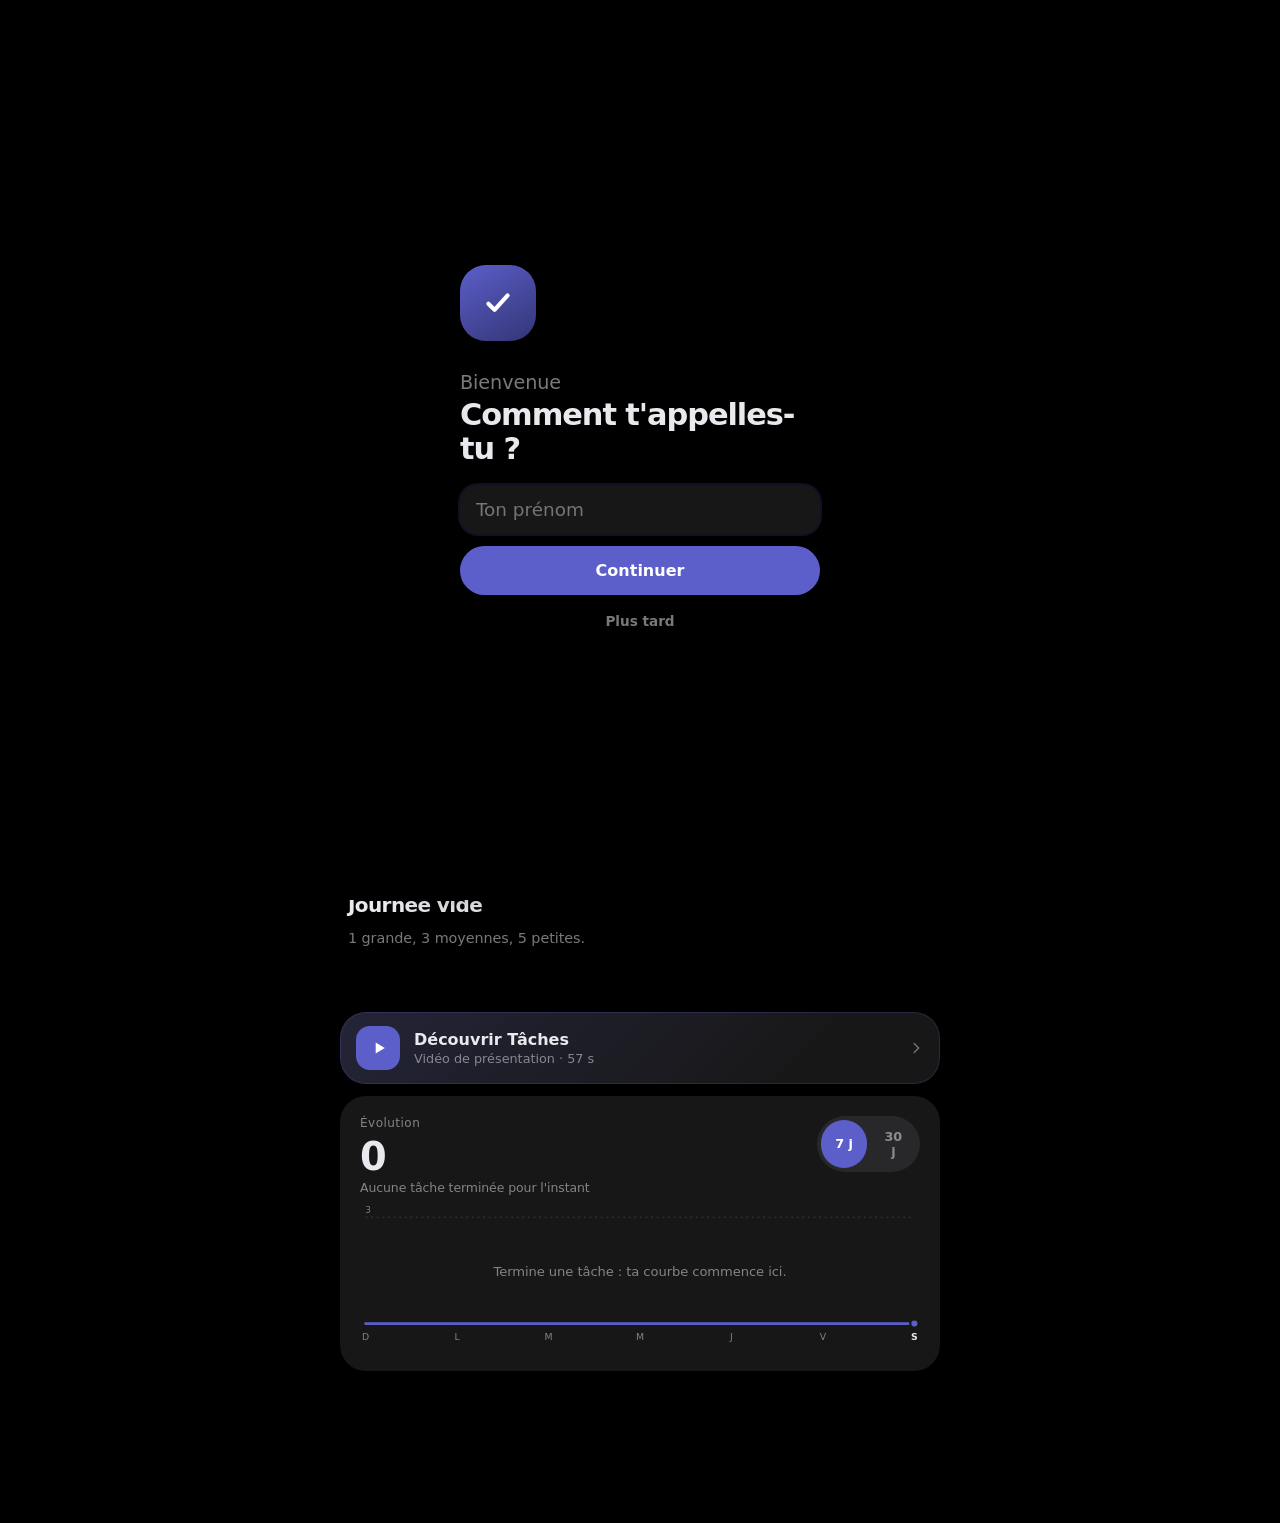
<file: index.html>
<!DOCTYPE html>
<html lang="fr" data-theme="sombre">
<head>
<meta charset="UTF-8">
<meta name="viewport" content="width=device-width, initial-scale=1.0, viewport-fit=cover">
<title>Tâches</title>
<link rel="manifest" href="manifest.json">
<meta name="theme-color" content="#000000">
<meta name="mobile-web-app-capable" content="yes">
<meta name="apple-mobile-web-app-capable" content="yes">
<meta name="apple-mobile-web-app-status-bar-style" content="black-translucent">
<meta name="apple-mobile-web-app-title" content="Tâches">
<link rel="apple-touch-icon" href="icons/icon-192.png">
<link rel="icon" href="icons/icon-192.png">
<link rel="stylesheet" href="css/base.css">
<link rel="stylesheet" href="css/components.css">
<link rel="stylesheet" href="css/modals.css">
<link rel="stylesheet" href="css/design.css">
<link rel="stylesheet" href="css/ios.css">
<link rel="stylesheet" href="css/oneui.css" id="cssOneui">
<script src="js/precoce.js"></script>
</head>
<body data-vue="afaire">
<!-- Écran de bienvenue au lancement (js/accueil.js) -->
<div class="splash" id="splash" role="status" aria-live="polite"></div>
<div class="wrap">

  <!-- En-tête éditorial : micro-date, grand numéro d'index, titre -->
  <header>
    <div class="entete-txt">
      <p class="micro"><i class="carre"></i><span id="dateJour"></span></p>
      <div class="index" id="indexVue" aria-hidden="true">01</div>
      <h1 id="titreVue">Aujourd'hui</h1>
    </div>
    <div class="header-actions">
      <button class="btn-icone" id="btnRecherche" type="button" aria-label="Rechercher une tâche">
        <svg viewBox="0 0 24 24" width="20" height="20" fill="none" stroke="currentColor" stroke-width="2" stroke-linecap="square" aria-hidden="true"><circle cx="11" cy="11" r="6.5"/><path d="M16 16l4.5 4.5"/></svg>
      </button>
      <button class="btn-icone" id="btnReglages" type="button" aria-label="Réglages">
        <svg viewBox="0 0 24 24" width="20" height="20" fill="none" stroke="currentColor" stroke-width="2" stroke-linecap="square" aria-hidden="true"><path d="M4 7h10M18 7h2M4 17h2M10 17h10"/><rect x="14" y="5" width="4" height="4"/><rect x="6" y="15" width="4" height="4"/></svg>
      </button>
    </div>
  </header>

  <div class="zone-recherche" id="zoneRecherche" hidden>
    <input type="search" id="inputRecherche" placeholder="Rechercher une tâche, une étape…" enterkeyhint="search" autocomplete="off" autocapitalize="off" spellcheck="false">
    <button type="button" id="rechercheFermer" aria-label="Fermer la recherche">✕</button>
  </div>

  <div class="bandeau-rappels" id="bandeauRappels" hidden></div>

  <!-- Accueil : grenouille, figure 1-3-5, jauge 60/40 -->
  <div id="jourHaut"></div>

  <form class="ajout" id="formAjout" autocomplete="off">
    <div class="ajout-ligne">
      <input id="inputTitre" type="text" placeholder="Nouvelle tâche" maxlength="140" enterkeyhint="go" aria-label="Nouvelle tâche">
      <button type="submit" class="btn-plus" aria-label="Ajouter la tâche">+</button>
    </div>
    <div class="ajout-options">
      <label class="chip" id="chipDate"><span id="chipDateTxt">Date</span><input type="date" id="inputDate" aria-label="Date d'échéance"></label>
      <button type="button" class="chip chip-x" id="effacerDate" hidden aria-label="Retirer la date">✕</button>
      <button type="button" class="chip" id="chipImportant">Important</button>
      <button type="button" class="chip" id="chipRepeter">Répéter</button>
      <button type="button" class="chip" id="chipCat">Catégorie</button>
    </div>
    <div class="apercu" id="apercu" hidden></div>
  </form>

  <div class="filtres-cat" id="filtresCat" hidden></div>

  <div id="liste"></div>

  <section class="courbe" id="courbe" aria-label="Évolution des tâches terminées"></section>

  
</div>

<!-- Barre d'onglets -->
<nav class="nav" id="nav" aria-label="Sections">
  <button class="nav-btn actif" data-filtre="afaire" type="button"><svg class="nav-ico" viewBox="0 0 24 24" aria-hidden="true"><circle cx="12" cy="12" r="4"/><path d="M12 2.5v2M12 19.5v2M2.5 12h2M19.5 12h2M5.3 5.3l1.4 1.4M17.3 17.3l1.4 1.4M5.3 18.7l1.4-1.4M17.3 6.7l1.4-1.4"/></svg><span class="nav-num">01</span><span class="nav-txt">Aujourd'hui</span><span class="nav-n" id="navAFaire"></span></button>
  <button class="nav-btn" data-filtre="capture" type="button"><svg class="nav-ico" viewBox="0 0 24 24" aria-hidden="true"><path d="M3 13l2.5-7.5A2 2 0 0 1 7.4 4h9.2a2 2 0 0 1 1.9 1.5L21 13v5a2 2 0 0 1-2 2H5a2 2 0 0 1-2-2z"/><path d="M3 13h5l1.5 2.5h5L16 13h5"/></svg><span class="nav-num">02</span><span class="nav-txt">Capture</span><span class="nav-n" id="navCapture"></span></button>
  <button class="nav-btn" data-filtre="planifier" type="button"><svg class="nav-ico" viewBox="0 0 24 24" aria-hidden="true"><rect x="3" y="5" width="18" height="16" rx="3"/><path d="M3 10h18M8 3v4M16 3v4M7.5 14h3M13.5 14h3M7.5 17.5h3"/></svg><span class="nav-num">03</span><span class="nav-txt">Planifier</span><span class="nav-point" id="navPlan" hidden></span></button>
  <button class="nav-btn" data-filtre="bilan" type="button"><svg class="nav-ico" viewBox="0 0 24 24" aria-hidden="true"><path d="M4 20V13M10 20V8M16 20v-9M22 20H2"/><path d="M4 9l6-4 6 4 5-4"/></svg><span class="nav-num">04</span><span class="nav-txt">Bilan</span></button>
</nav>

<!-- Fiche : créer ou modifier une tâche -->
<div class="overlay" id="overlayEdit">
  <div class="modal fiche"><div class="sheet-grabber"></div>
    <div class="fiche-tete"><span class="index index-fiche" id="editIndex">+</span><h3 id="editEntete">Nouvelle tâche</h3></div>

    <div class="champ">
      <label for="editTitre">Tâche</label>
      <input id="editTitre" type="text" maxlength="140" placeholder="Verbe + objet + résultat">
      <div class="loi" id="editConseil"></div>
    </div>

    <div class="champ">
      <label>Quand</label>
      <div class="seg seg-3" id="editListe" role="group" aria-label="Liste">
        <button type="button" data-v="jour" aria-pressed="true">Aujourd'hui</button>
        <button type="button" data-v="semaine" aria-pressed="false">Cette semaine</button>
        <button type="button" data-v="plustard" aria-pressed="false">Plus tard</button>
      </div>
      <div id="champDate" hidden><input id="editDate" type="date" aria-label="Jour prévu (facultatif)"></div>
    </div>

    <div class="champ">
      <label>Taille</label>
      <div class="seg seg-3" id="editTaille" role="group" aria-label="Taille">
        <button type="button" data-v="grande" aria-pressed="false">Grande</button>
        <button type="button" data-v="moyenne" aria-pressed="false">Moyenne</button>
        <button type="button" data-v="petite" aria-pressed="true">Petite</button>
      </div>
      <div class="aide" id="editTailleInfo"></div>
    </div>

    <div class="champ">
      <label>Priorité</label>
      <div class="seg seg-3 seg-prio" id="editPrio" role="group" aria-label="Priorité">
        <button type="button" data-v="A" aria-pressed="false">A</button>
        <button type="button" data-v="B" aria-pressed="true">B</button>
        <button type="button" data-v="C" aria-pressed="false">C</button>
      </div>
      <div class="aide" id="editPrioInfo"></div>
    </div>

    <div class="champ">
      <label for="editDuree">Durée</label>
      <div class="duree-ligne">
        <div class="puces-duree" id="editDurees">
          <button type="button" data-min="10">10</button><button type="button" data-min="15">15</button><button type="button" data-min="30">30</button>
          <button type="button" data-min="45">45</button><button type="button" data-min="60">60</button><button type="button" data-min="90">90</button><button type="button" data-min="120">120</button>
        </div>
        <label class="duree-libre"><input id="editDuree" type="number" inputmode="numeric" min="5" max="720" step="5" placeholder="—"><span>min</span></label>
      </div>
      <div class="aide" id="editDureeInfo"></div>
    </div>

    <div class="champ" id="champHeure">
      <label for="editHeure">Heure</label>
      <div class="rappel-ligne">
        <input id="editHeure" type="time" aria-label="Heure prévue">
        <div class="rappel-avance" id="blocAvance" hidden>
          <input id="editAvance" type="number" inputmode="numeric" min="0" max="1440" aria-label="Minutes d'avance">
          <span>min avant</span>
        </div>
      </div>
      <div class="aide" id="aideRappel"></div>
    </div>

    <div class="champ">
      <label for="editRepeter">Répétition</label>
      <select id="editRepeter">
        <option value="">Jamais</option>
        <option value="jour">Chaque jour</option>
        <option value="semaine">Chaque semaine</option>
        <option value="mois">Chaque mois</option>
      </select>
    </div>
    <div class="champ">
      <label for="editSousNouvelle">Étapes</label>
      <div class="sous-liste" id="editSous"></div>
      <input id="editSousNouvelle" type="text" maxlength="140" placeholder="Ajouter une étape" enterkeyhint="done" autocomplete="off">
    </div>
    <div class="champ">
      <label for="editNote">Note</label>
      <textarea id="editNote" rows="2" maxlength="1000" placeholder="Facultatif"></textarea>
    </div>
    <div class="loi alerte" id="editReport" hidden></div>
    <div class="modal-actions">
      <button class="btn-annuler" id="editAnnuler" type="button">Annuler</button>
      <button class="btn-valider" id="editValider" type="button">Ajouter</button>
    </div>
    <div id="editSecondaire">
      <div class="modal-actions"><button class="btn-annuler" id="editPlusTard" type="button">Ranger « plus tard »</button></div>
      <div class="modal-delete-link"><button id="editSuppr" type="button">Supprimer cette tâche</button></div>
    </div>
  </div>
</div>

<!-- Tri de la capture : une carte à la fois -->
<div class="overlay plein" id="overlayTri">
  <div class="plein-boite">
    <div class="plein-tete">
      <div class="micro"><i class="carre"></i>Trier la capture · <span id="triCompte"></span></div>
      <button class="btn-icone" type="button" data-tri="fermer" aria-label="Fermer">✕</button>
    </div>
    <div class="tri-progression"><i id="triBarre"></i></div>
    <div class="tri-zone" id="triZone"></div>
    <div class="tri-message" id="triMessage" aria-live="polite"></div>
    <div class="tri-actions" id="triActions">
      <button type="button" class="tri-btn danger" data-tri="suppr"><b>Supprimer</b><small>pas utile</small></button>
      <button type="button" class="tri-btn" data-tri="fait"><b>Faite</b><small>moins de 2 min</small></button>
      <button type="button" class="tri-btn fort" data-tri="jour"><b>Aujourd'hui</b><small>liste du jour</small></button>
      <button type="button" class="tri-btn" data-tri="semaine"><b>Semaine</b><small>cette semaine</small></button>
      <button type="button" class="tri-btn" data-tri="plustard"><b>Plus tard</b><small>un jour, peut-être</small></button>
      <button type="button" class="tri-btn" data-tri="deleguer"><b>Déléguer</b><small>quelqu'un d'autre</small></button>
    </div>
    <div class="tri-delegue" id="triDelegue" hidden>
      <input id="triQui" type="text" maxlength="40" placeholder="À qui ? (nom)" autocomplete="off">
      <button type="button" class="btn-valider" data-tri="deleguer-ok">Confier · suivi dans 2 jours</button>
    </div>
    <button type="button" class="lien-discret" id="triAnnuler" data-tri="annuler" hidden>↶ Annuler la dernière décision</button>
  </div>
</div>

<!-- Mode Focus -->
<div class="overlay plein focus" id="overlayFocus">
  <div class="plein-boite">
    <div class="plein-tete">
      <div class="micro"><i class="carre"></i>Focus · une seule chose à la fois</div>
      <button class="btn-icone" type="button" data-focus="reduire" aria-label="Réduire">–</button>
    </div>
    <div class="focus-phase" id="focusPhase"></div>
    <h2 class="focus-titre" id="focusTitre"></h2>
    <div class="focus-anneau">
      <svg viewBox="0 0 240 240" aria-hidden="true"><circle class="fa-fond" cx="120" cy="120" r="108"/><circle class="fa-arc" id="focusArc" cx="120" cy="120" r="108"/></svg>
      <div class="focus-temps" id="focusTemps">25:00</div>
    </div>
    <div class="focus-cycles" id="focusCycles"></div>
    <div class="focus-reel" id="focusReel"></div>
    <div class="loi" id="focusLoi"></div>
    <div class="focus-actions">
      <button type="button" class="btn-valider grand" data-focus="lecture" id="focusLecture">Démarrer</button>
      <div class="focus-secondaires">
        <button type="button" class="btn-annuler" data-focus="passer">Passer</button>
        <button type="button" class="btn-annuler" data-focus="terminer">Tâche terminée ✓</button>
      </div>
      <button type="button" class="lien-discret" data-focus="quitter">Quitter le Focus</button>
    </div>
  </div>
</div>

<!-- Présentation de l'application (presentation.html) -->
<div class="overlay-pres" id="overlayPresentation" role="dialog" aria-modal="true" aria-label="Présentation de Tâches">
  <video id="presVideo" playsinline controls preload="none" poster="icons/icon-512.png"></video>
  <iframe id="presCadre" title="Présentation de Tâches (version animée)" hidden></iframe>
  <button class="pres-bascule" type="button" data-pres="animee" id="presBascule">Version animée</button>
  <button class="pres-fermer" type="button" data-pres="fermer" aria-label="Fermer la présentation">✕</button>
</div>

<!-- Réglages -->
<div class="overlay" id="overlayReglages">
  <div class="modal"><div class="sheet-grabber"></div>
    <h3>Réglages</h3>
    <div class="sub">Tout reste sur cet appareil.</div>
    <button class="bloc-pres" type="button" data-act="presentation">
      <span class="bloc-pres-ico" aria-hidden="true"><svg viewBox="0 0 24 24"><path d="M8 5.5v13l11-6.5z"/></svg></span>
      <span class="bloc-pres-txt"><b>Découvrir Tâches</b><small>Vidéo de présentation · 57 s</small></span>
      <svg class="ic" viewBox="0 0 24 24" aria-hidden="true"><path d="M9 5l7 7-7 7"/></svg>
    </button>

    <div class="reglage-titre">Profil</div>
    <div class="champ champ-seul">
      <input id="prefPrenom" type="text" maxlength="30" placeholder="Ton prénom (facultatif)" autocomplete="off" aria-label="Prénom">
    </div>

    <div class="reglage-titre">Journée de travail · règle 60/40</div>
    <div class="heures">
      <label><span>Début</span><input id="prefDebut" type="time"></label>
      <label><span>Fin</span><input id="prefFin" type="time"></label>
    </div>
    <div class="aide" id="infoJournee"></div>
    <div class="theme-titre">Marge sur les durées (loi de Hofstadter)</div>
    <div class="seg seg-3" role="group" aria-label="Marge">
      <button type="button" data-marge="20">+20 %</button>
      <button type="button" data-marge="30">+30 %</button>
      <button type="button" data-marge="50">+50 %</button>
    </div>

    <div class="theme-titre">Mode Focus (Pomodoro)</div>
    <div class="seg seg-2" role="group" aria-label="Durée Pomodoro">
      <button type="button" data-pomodoro="25">25 min · pause 5</button>
      <button type="button" data-pomodoro="50">50 min · pause 10</button>
    </div>

    <div class="reglage-titre">Apparence</div>
    <div class="theme-titre">Style</div>
    <div class="seg seg-2 seg-style" role="group" aria-label="Style de l'interface">
      <button type="button" data-style-choix="oneui">One UI</button>
      <button type="button" data-style-choix="apple">Apple</button>
    </div>
    <div class="theme-titre">Thème</div>
    <div class="seg seg-3" role="group" aria-label="Thème">
      <button type="button" data-mode="sombre">Sombre</button>
      <button type="button" data-mode="clair">Clair</button>
      <button type="button" data-mode="auto">Auto</button>
    </div>
    <div class="theme-titre">Couleur principale</div>
    <div class="couleurs" id="couleurs" role="group" aria-label="Couleur principale"></div>
    <div class="couleur-nom" id="couleurNom"></div>
    <div class="theme-titre">Taille du texte</div>
    <div class="seg seg-2" role="group" aria-label="Taille du texte">
      <button type="button" data-texte="normal">Normal</button>
      <button type="button" data-texte="grand">Grand</button>
    </div>

    <div class="reglage-titre">Suivi</div>
    <button class="ligne-reglage ligne-bouton" id="btnObjectifReglage" type="button">
      <span><b>Objectif quotidien</b><small id="infoObjectif"></small></span><span class="chevron" aria-hidden="true">›</span>
    </button>
    <label class="ligne-reglage">
      <span><b>Ajout rapide</b><small>Ajouter directement, sans ouvrir la fiche</small></span>
      <input type="checkbox" class="interrupteur" id="prefAjoutRapide">
    </label>
    <label class="ligne-reglage">
      <span><b>Vibrations</b><small>Au glissement et à la validation d'une tâche</small></span>
      <input type="checkbox" class="interrupteur" id="prefVibrations">
    </label>

    <div class="reglage-titre">Verrouillage</div>
    <div class="sub sub-reglage" id="infoVerrou"></div>
    <div class="modal-actions col compact">
      <button class="btn-annuler" id="btnPinDefinir" type="button">Définir un code PIN</button>
      <button class="btn-annuler danger" id="btnPinRetirer" type="button" hidden>Retirer le code</button>
    </div>

    <div class="reglage-titre">Sauvegarde et données</div>
    <div class="sub sub-reglage">Tes tâches sont stockées dans ce navigateur. Exporte-les de temps en temps (changement de téléphone, données effacées…).</div>
    <div class="modal-actions col compact">
      <button class="btn-valider" id="btnExport" type="button">Exporter mes tâches</button>
      <button class="btn-annuler" id="btnExportChiffre" type="button">Exporter (chiffré par mot de passe)</button>
      <button class="btn-annuler" id="btnImport" type="button">Importer une sauvegarde</button>
    </div>
    <div class="zone-secours" id="zoneSecours" hidden>
      <div class="sub sub-reglage">Tes tâches ont été remplacées ou supprimées. Tu peux revenir à l'état d'avant.</div>
      <button class="btn-annuler btn-large" id="btnRecupAvantImport" type="button">Récupérer mes tâches d'avant</button>
    </div>
    <div class="modal-delete-link"><button id="btnHistorique" type="button" hidden>Effacer les tâches archivées</button></div>
    <div class="modal-actions compact"><button class="btn-annuler danger" id="btnToutSupprimer" type="button">Supprimer toutes les tâches</button></div>

    <div class="reglage-titre">Application</div>
    <div class="modal-actions col compact">
      <button class="btn-annuler" id="btnMajApp" type="button">Mettre à jour l'application</button>
      <button class="btn-annuler" id="btnResetPrefs" type="button">Réinitialiser les réglages</button>
    </div>
    <div class="version-app">Version <span id="versionApp"></span></div>

    <div class="modal-actions"><button class="btn-valider" id="reglagesFermer" type="button">Terminé</button></div>
  </div>
</div>

<!-- Objectif quotidien -->
<div class="overlay" id="overlayObjectif">
  <div class="modal"><div class="sheet-grabber"></div>
    <h3>Objectif quotidien</h3>
    <div class="sub">Nombre de tâches que tu veux terminer chaque jour. Il colore la carte de régularité du Bilan.</div>
    <div class="objectif-stepper">
      <button type="button" id="objMoins" aria-label="Diminuer">−</button>
      <input id="objValeur" type="number" inputmode="numeric" min="1" max="50" aria-label="Tâches par jour">
      <button type="button" id="objPlus" aria-label="Augmenter">+</button>
    </div>
    <div class="modal-actions">
      <button class="btn-annuler" id="objAnnuler" type="button">Annuler</button>
      <button class="btn-valider" id="objValider" type="button">Enregistrer</button>
    </div>
    <div class="modal-delete-link"><button id="objRetirer" type="button">Retirer l'objectif</button></div>
  </div>
</div>

<!-- Saisie d'un mot de passe ou d'un code PIN -->
<div class="overlay" id="overlaySecret">
  <div class="modal"><div class="sheet-grabber"></div>
    <h3 id="secretTitre"></h3>
    <div class="sub" id="secretSub"></div>
    <div class="champ">
      <label for="secretInput" id="secretLabel"></label>
      <input type="password" id="secretInput" autocomplete="off">
    </div>
    <div class="champ" id="secretChamp2" hidden>
      <label for="secretInput2">Confirme la saisie</label>
      <input type="password" id="secretInput2" autocomplete="off">
    </div>
    <div class="erreur-champ" id="secretErreur" role="alert"></div>
    <div class="modal-actions">
      <button class="btn-annuler" id="btnAnnulerSecret" type="button">Annuler</button>
      <button class="btn-valider" id="btnValiderSecret" type="button">Valider</button>
    </div>
  </div>
</div>

<!-- Écran de verrouillage -->
<div class="ecran-verrou" id="ecranVerrou" role="dialog" aria-modal="true" aria-labelledby="verrouTitre">
  <div class="verrou-boite">
    <div class="verrou-carre" aria-hidden="true"></div>
    <h2 id="verrouTitre">Tâches</h2>
    <div class="sub">Entre ton code PIN</div>
    <input type="password" id="verrouInput" inputmode="numeric" autocomplete="off" maxlength="8" aria-label="Code PIN">
    <div class="erreur-champ" id="verrouErreur" role="alert"></div>
    <button type="button" class="btn-valider verrou-btn" id="btnDeverrouiller">Déverrouiller</button>
    <button type="button" class="lien-discret" id="btnCodeOublie">Code oublié ?</button>
  </div>
</div>

<input type="file" id="fichierImport" accept="application/json,.json" hidden>
<button class="fab" id="fab" type="button" aria-label="Ajouter une tâche"><svg viewBox="0 0 24 24" width="24" height="24" fill="none" stroke="currentColor" stroke-width="2.4" stroke-linecap="square" aria-hidden="true"><path d="M12 5v14M5 12h14"/></svg></button>
<div class="toast" id="toast" role="status" aria-live="polite"></div>

<script src="js/helpers.js"></script>
<script src="js/parser.js"></script>
<script src="js/journal.js"></script>
<script src="js/storage.js"></script>
<script src="js/rappels.js"></script>
<script src="js/render.js"></script>
<script src="js/methode.js"></script>
<script src="js/bilan.js"></script>
<script src="js/courbe.js"></script>
<script src="js/events.js"></script>
<script src="js/gestes.js"></script>
<script src="js/reglages.js"></script>
<script src="js/capture.js"></script>
<script src="js/planifier.js"></script>
<script src="js/focus.js"></script>
<script src="js/securite.js"></script>
<script src="js/app.js"></script>
<script src="js/accueil.js"></script>
</body>
</html>
</file>
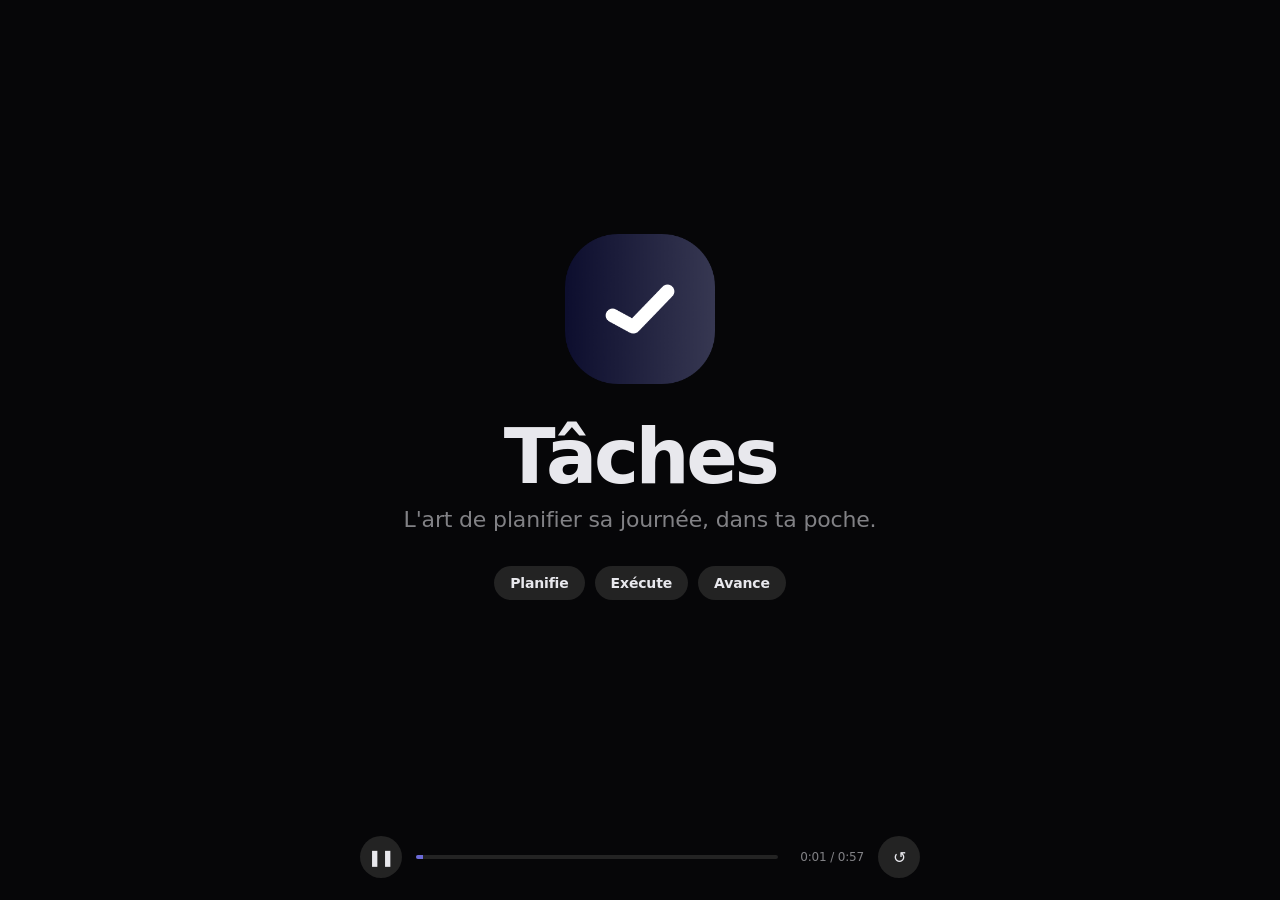
<file: presentation.html>
<!doctype html>
<html lang="fr">
<head>
<meta charset="utf-8">
<meta name="viewport" content="width=device-width, initial-scale=1">
<title>Tâches — Présentation</title>
<style>
  :root{
    --fond:#060608; --carte:#171717; --carte2:#232323; --carte3:#2e2e2e; --texte:#E8E8ED; --gris:rgba(232,232,237,.55);
    --accent:#6C6AD8; --accent2:#8F8DF0; --vert:#3FB873; --rouge:#E0605A; --orange:#E0A13A;
    --ease:cubic-bezier(.22,1,.36,1);
  }
  *{box-sizing:border-box;}
  html,body{margin:0; height:100%; background:var(--fond); color:var(--texte); overflow:hidden;
    font-family:'SamsungOne', system-ui, -apple-system, 'SF Pro Display', 'Inter', 'Helvetica Neue', Arial, sans-serif; letter-spacing:-.01em;}
  .scene{position:absolute; inset:0; display:flex; align-items:center; justify-content:center; gap:64px; padding:24px 24px 90px;
    opacity:0; pointer-events:none; transition:opacity .5s ease;}
  .scene.active{opacity:1;}
  @media (max-width:760px){ .scene{flex-direction:column; gap:22px; padding:20px 16px 96px;} }

  /* ---------- Téléphone ---------- */
  .tel{position:relative; width:290px; height:600px; flex:none; border-radius:46px; padding:10px; background:#111;
    box-shadow:0 0 0 2px #2a2a2e, 0 30px 80px rgba(0,0,0,.6); transform:translateY(30px) scale(.96); opacity:0;}
  .active .tel{animation:telIn .8s var(--ease) forwards;}
  @keyframes telIn{ to{ transform:none; opacity:1; } }
  .tel{zoom:var(--s, 1);} /* le téléphone rétrécit proportionnellement pour tenir entier à l'écran */
  .ecran{position:relative; width:100%; height:100%; border-radius:37px; overflow:hidden; background:#000; padding:58px 16px 16px;}
  .ecran::before{content:''; position:absolute; top:12px; left:50%; width:84px; height:24px; margin-left:-42px; border-radius:20px; background:#111; z-index:5;}
  .titre-app{font-size:30px; font-weight:700; letter-spacing:-.02em; margin:16px 4px 2px;}
  .date-app{font-size:12px; color:var(--gris); margin:0 4px 16px;}
  .nav-app{position:absolute; left:14px; right:14px; bottom:14px; height:52px; border-radius:26px; background:rgba(40,40,44,.9);
    display:flex; align-items:center; justify-content:space-around;}
  .nav-app i{width:52px; height:36px; border-radius:18px; display:block; position:relative;}
  .nav-app i{display:grid !important; place-items:center; color:#80808a;}
  .nav-app i svg{width:20px; height:20px; fill:none; stroke:currentColor; stroke-width:1.9; stroke-linecap:round; stroke-linejoin:round;}
  .nav-app i.on{background:rgba(108,106,216,.22); color:var(--accent2);}

  /* ---------- Légende ---------- */
  .legende{max-width:420px; opacity:0; transform:translateY(16px);}
  .active .legende{animation:monte .8s .35s var(--ease) forwards;}
  .legende .num{font-size:14px; font-weight:700; color:var(--accent2); letter-spacing:.08em;}
  .legende h2{margin:10px 0 12px; font-size:clamp(28px, 4.2vw, 46px); line-height:1.05; letter-spacing:-.035em; font-weight:700;}
  .legende p{margin:0; font-size:clamp(15px, 1.6vw, 19px); line-height:1.45; color:var(--gris);}
  @media (max-width:760px){ .legende{text-align:center;} .legende h2{margin:6px 0 6px;} }
  @keyframes monte{ to{ opacity:1; transform:none; } }
  @keyframes apparait{ from{ opacity:0; transform:translateY(14px); } to{ opacity:1; transform:none; } }

  /* ---------- Logo ---------- */
  img.logo{display:block; object-fit:contain; background:none !important; box-shadow:none !important;}
  .logo{width:96px; height:96px; border-radius:28px; display:grid; place-items:center;
    background:linear-gradient(150deg, var(--accent), #3f3d9a); box-shadow:0 10px 30px rgba(0,0,0,.4);}
  .logo svg{width:56px; height:56px; fill:none; stroke:#fff; stroke-width:6; stroke-linecap:round; stroke-linejoin:round;}
  .logo path{stroke-dasharray:50; stroke-dashoffset:50;}
  .active .logo{animation:logoIn .8s var(--ease) both;}
  .active .logo path{animation:trait .6s .5s var(--ease) forwards;}
  @keyframes logoIn{ from{ opacity:0; transform:scale(.5) rotate(-12deg); } }
  @keyframes trait{ to{ stroke-dashoffset:0; } }

  /* S1 · Intro */
  #s1, #s10{flex-direction:column; gap:0; text-align:center;}
  #s1 .logo, #s10 .logo{width:150px; height:150px;}
  .grand-titre{margin:28px 0 6px; font-size:clamp(40px, 7vw, 76px); font-weight:800; letter-spacing:-.045em; opacity:0;}
  .active .grand-titre{animation:apparait .8s .9s var(--ease) forwards;}
  .sous-grand{font-size:clamp(16px, 2vw, 22px); color:var(--gris); opacity:0;}
  .active .sous-grand{animation:apparait .8s 1.4s var(--ease) forwards;}
  .pastilles-intro{display:flex; gap:10px; margin-top:34px;}
  .pastilles-intro span{padding:9px 16px; border-radius:999px; background:var(--carte2); font-size:14px; font-weight:600; opacity:0;}
  .active .pastilles-intro span{animation:apparait .6s var(--ease) forwards;}
  .active .pastilles-intro span:nth-child(1){animation-delay:2.1s;} .active .pastilles-intro span:nth-child(2){animation-delay:2.35s;} .active .pastilles-intro span:nth-child(3){animation-delay:2.6s;}

  /* S2 · Bienvenue */
  .bienvenue{position:absolute; inset:0; padding:120px 26px 0;}
  .bienvenue .logo{width:62px; height:62px; border-radius:18px;} .bienvenue .logo svg{width:36px; height:36px;}
  .salut{margin-top:26px; font-size:17px; color:var(--gris); opacity:0;}
  .active .salut{animation:apparait .6s .7s var(--ease) forwards;}
  .prenom{font-size:42px; font-weight:700; letter-spacing:-.04em;}
  .prenom span{display:inline-block; opacity:0;}
  .active .prenom span{animation:lettre .6s var(--ease) forwards; animation-delay:calc(.9s + var(--i) * 70ms);}
  @keyframes lettre{ from{ opacity:0; transform:translateY(.5em); filter:blur(6px); } to{ opacity:1; transform:none; filter:none; } }
  .resume-j{margin-top:14px; font-size:14px; line-height:1.45; color:var(--texte); opacity:0;}
  .active .resume-j{animation:apparait .6s 1.8s var(--ease) forwards;}
  .barre-chg{margin-top:30px; height:3px; border-radius:2px; background:var(--carte3); overflow:hidden;}
  .barre-chg i{display:block; height:100%; width:0; background:var(--accent);}
  .active .barre-chg i{animation:charge 2.4s 2.1s ease forwards;}
  @keyframes charge{ to{ width:100%; } }

  /* S3 · Grenouille */
  .gren{border-radius:24px; padding:18px; color:#fff; background:linear-gradient(150deg, var(--accent), #44429e); opacity:0; transform:translateY(30px);}
  .active .gren{animation:monte .7s .5s var(--ease) forwards, devientVert .6s 3.1s ease forwards;}
  @keyframes devientVert{ to{ background:linear-gradient(150deg, var(--vert), #22744a); } }
  .gren small{font-size:11px; font-weight:600; opacity:.8;}
  .gren-l{display:flex; gap:12px; align-items:flex-start; margin-top:10px;}
  .rond{width:24px; height:24px; flex:none; border-radius:50%; border:2px solid rgba(255,255,255,.85); position:relative;}
  .rond::after{content:''; position:absolute; left:7px; top:3px; width:6px; height:11px; border:solid #2c8a57; border-width:0 3px 3px 0; transform:rotate(45deg) scale(0); }
  .active .gren .rond{animation:remplit .35s 2.9s ease forwards;}
  .active .gren .rond::after{animation:coche .35s 3.1s var(--ease) forwards;}
  @keyframes remplit{ to{ background:#fff; border-color:#fff; } }
  @keyframes coche{ to{ transform:rotate(45deg) scale(1); } }
  .gren b{font-size:18px; line-height:1.2; display:block;}
  .gren .meta{font-size:11px; opacity:.8; margin-top:6px;}
  .active .gren b{animation:barre .1s 3.2s forwards;}
  @keyframes barre{ to{ text-decoration:line-through; } }
  .ligne-t{display:flex; align-items:center; gap:10px; margin-top:10px; padding:13px 14px; border-radius:20px; background:var(--carte); font-size:13px; opacity:0;}
  .ligne-t .r{width:18px; height:18px; border-radius:50%; border:2px solid #5c5c64; flex:none;}
  .ligne-t em{margin-left:auto; font-style:normal; font-size:11px; color:var(--gris);}
  .active .ligne-t{animation:apparait .5s var(--ease) forwards;}
  .active .ligne-t{animation-delay:calc(1.2s + var(--k) * 200ms);}
  .toast-app{position:absolute; left:50%; bottom:80px; transform:translate(-50%, 20px); padding:10px 16px; border-radius:999px; background:var(--carte3); font-size:12px; font-weight:600; white-space:nowrap; opacity:0;}
  .active .toast-app{animation:toastIn 2s 3.5s var(--ease) forwards;}
  @keyframes toastIn{ 15%{ opacity:1; transform:translate(-50%, 0); } 85%{ opacity:1; transform:translate(-50%, 0); } 100%{ opacity:0; transform:translate(-50%, 0); } }

  /* S4 · 1-3-5 et charge */
  .carte{border-radius:24px; background:var(--carte); padding:18px; opacity:0;}
  .active .carte{animation:apparait .6s .5s var(--ease) forwards;}
  .carte .tete{display:flex; justify-content:space-between; font-size:12px; color:var(--gris); margin-bottom:12px;}
  .carte .tete b{color:var(--texte); font-size:15px;}
  .rang{display:flex; align-items:center; gap:10px; padding:6px 0;}
  .rang .n{width:28px; height:28px; border-radius:10px; background:rgba(108,106,216,.22); color:var(--accent2); display:grid; place-items:center; font-weight:700; font-size:13px; flex:none;}
  .cases{flex:1; display:flex; gap:5px;}
  .cases i{flex:1; height:9px; border-radius:5px; background:var(--carte3);}
  .active .cases i{animation:caseOn .4s ease forwards; animation-delay:calc(1s + var(--k) * 180ms);}
  @keyframes caseOn{ to{ background:var(--accent); } }
  .sep{height:1px; background:rgba(255,255,255,.08); margin:16px 0;}
  .jauge{position:relative; height:10px; border-radius:6px; background:var(--carte3); margin-top:6px;}
  .jauge i{position:absolute; left:0; top:0; bottom:0; width:0; border-radius:6px; background:var(--accent);}
  .active .jauge i{animation:jauge 2.4s 1.6s var(--ease) forwards;}
  @keyframes jauge{ to{ width:58%; } }
  .jauge s{position:absolute; left:60%; top:-5px; bottom:-5px; border-left:2px dashed var(--gris);}
  .chiffre{font-size:12px; color:var(--gris); margin-top:10px;}

  /* S5 · Capture et tri */
  .saisie{border-radius:22px; background:var(--carte); padding:14px 16px; font-size:14px; min-height:46px;}
  .saisie span{display:inline-block; overflow:hidden; white-space:nowrap; width:0; vertical-align:bottom; border-right:2px solid var(--accent2);}
  .active .saisie span{animation:tape 1.4s .6s steps(22) forwards;}
  @keyframes tape{ to{ width:17ch; } }
  .pile{position:relative; height:250px; margin-top:24px;}
  .carte-tri{position:absolute; inset:0 6px; border-radius:28px; background:var(--carte); padding:22px; font-size:21px; font-weight:700; letter-spacing:-.02em; box-shadow:0 10px 30px rgba(0,0,0,.4);}
  .carte-tri small{display:block; margin-top:8px; font-size:11px; font-weight:600; padding:5px 10px; border-radius:999px; width:max-content; color:#fff; opacity:0;}
  .carte-tri:nth-child(1){z-index:3;} .carte-tri:nth-child(2){z-index:2; transform:translateY(10px) scale(.96);} .carte-tri:nth-child(3){z-index:1; transform:translateY(20px) scale(.92);}
  .active .carte-tri:nth-child(1){animation:versDroite .7s 2.4s cubic-bezier(.5,0,.6,1) forwards;}
  .active .carte-tri:nth-child(1) small{animation:apparait .3s 2.2s forwards; background:var(--accent);}
  .active .carte-tri:nth-child(2){animation:avance .4s 3s ease forwards, versGauche .7s 3.5s cubic-bezier(.5,0,.6,1) forwards;}
  .active .carte-tri:nth-child(2) small{animation:apparait .3s 3.3s forwards; background:var(--rouge);}
  .active .carte-tri:nth-child(3){animation:avance .4s 4.1s ease forwards, versHaut .7s 4.6s cubic-bezier(.5,0,.6,1) forwards;}
  .active .carte-tri:nth-child(3) small{animation:apparait .3s 4.4s forwards; background:var(--carte3);}
  @keyframes avance{ to{ transform:none; } }
  @keyframes versDroite{ to{ transform:translateX(140%) rotate(14deg); opacity:0; } }
  @keyframes versGauche{ to{ transform:translateX(-140%) rotate(-14deg); opacity:0; } }
  @keyframes versHaut{ to{ transform:translateY(-140%); opacity:0; } }

  /* S6 · Rituel du soir */
  .etapes{display:grid; grid-template-columns:repeat(5, 1fr); gap:5px; margin-top:6px;}
  .etapes div{border-radius:14px; background:var(--carte); padding:10px 4px; text-align:center; font-size:9px; font-weight:700; color:var(--gris); box-shadow:inset 0 3px 0 var(--carte3);}
  .etapes div b{display:block; font-size:15px; margin-bottom:2px;}
  .active .etapes div{animation:etapeOn .4s ease forwards; animation-delay:calc(.8s + var(--k) * 650ms);}
  @keyframes etapeOn{ to{ color:var(--accent2); box-shadow:inset 0 3px 0 var(--accent); } }
  .question{margin-top:18px; padding:14px; border-radius:20px; background:rgba(108,106,216,.18); font-size:13px; font-weight:600; line-height:1.4; opacity:0;}
  .active .question{animation:apparait .6s 2.2s var(--ease) forwards;}
  .pret{margin-top:16px; display:flex; align-items:center; gap:10px; padding:14px; border-radius:20px; background:var(--carte); font-weight:700; opacity:0;}
  .pret i{width:26px; height:26px; border-radius:50%; background:var(--vert); position:relative;}
  .pret i::after{content:''; position:absolute; left:9px; top:5px; width:6px; height:11px; border:solid #fff; border-width:0 3px 3px 0; transform:rotate(45deg);}
  .active .pret{animation:apparait .6s 4.2s var(--ease) forwards;}

  /* S7 · Focus */
  .focus{text-align:center; padding-top:30px;}
  .focus small{font-size:11px; font-weight:700; letter-spacing:.14em; color:var(--accent2);}
  .focus h3{margin:8px 0 0; font-size:19px;}
  .anneau{position:relative; width:200px; height:200px; margin:26px auto 16px;}
  .anneau svg{width:100%; height:100%; transform:rotate(-90deg);}
  .anneau circle{fill:none; stroke-width:12;}
  .anneau .f{stroke:var(--carte2);}
  .anneau .a{stroke:var(--accent); stroke-linecap:round; stroke-dasharray:597; stroke-dashoffset:0;}
  .active .anneau .a{animation:ring 4.6s .6s linear forwards;}
  @keyframes ring{ to{ stroke-dashoffset:597; } }
  .temps{position:absolute; inset:0; display:grid; place-items:center; font-size:46px; font-weight:200; letter-spacing:-.04em; font-variant-numeric:tabular-nums;}
  .cycles{display:flex; justify-content:center; gap:7px;}
  .cycles i{width:11px; height:11px; border-radius:50%; box-shadow:inset 0 0 0 2px #5c5c64;}
  .cycles i:first-child{background:var(--accent); box-shadow:none;}
  .bouton{margin:22px auto 0; width:80%; padding:13px; border-radius:999px; background:var(--accent); color:#fff; font-weight:700; font-size:14px;}

  /* S8 · Bilan et lois */
  .tuiles{display:grid; grid-template-columns:1fr 1fr; gap:8px; opacity:0;}
  .active .tuiles{animation:apparait .6s .4s var(--ease) forwards;}
  .tuiles div{border-radius:20px; background:var(--carte); padding:12px;}
  .tuiles small{font-size:10px; color:var(--gris);} .tuiles b{display:block; font-size:24px; margin-top:4px;}
  .courbe{margin-top:8px; border-radius:22px; background:var(--carte); padding:12px;}
  .courbe path{fill:none; stroke:var(--accent); stroke-width:3; stroke-linecap:round; stroke-dasharray:1; stroke-dashoffset:1;}
  .active .courbe path{animation:trait 1.6s .9s ease forwards;}
  .loi{position:absolute; left:16px; right:16px; bottom:76px; border-radius:26px; background:var(--carte2); padding:18px; transform:scale(.3) translateY(80px); opacity:0; box-shadow:0 20px 50px rgba(0,0,0,.6);}
  .active .loi{animation:loiOuvre .6s 2.8s cubic-bezier(.2,.9,.25,1) forwards;}
  @keyframes loiOuvre{ to{ transform:none; opacity:1; } }
  .loi small{font-size:10px; color:var(--gris);} .loi h4{margin:2px 0 10px; font-size:24px;}
  .loi .bar{height:22px; border-radius:7px; background:var(--accent); transform-origin:left; transform:scaleX(.25);}
  .active .loi .bar{animation:etire 1.3s 3.4s var(--ease) forwards;}
  @keyframes etire{ to{ transform:scaleX(1); } }
  .loi p{margin:10px 0 0; font-size:12px; line-height:1.4;}

  /* S9 · Styles et couleurs */
  .style-demo .bloc{height:62px; border-radius:24px; background:var(--carte); margin-top:10px;}
  .style-demo .bloc.c{background:var(--accent);}
  .active .style-demo .bloc{animation:enApple 1s 2.4s var(--ease) forwards;}
  .active .style-demo .bloc.c{animation:enApple 1s 2.4s var(--ease) forwards, couleurs 3s .6s steps(1) forwards;}
  @keyframes enApple{ to{ border-radius:12px; } }
  @keyframes couleurs{ 0%{ background:var(--accent); } 16%{ background:#3a86e8; } 33%{ background:#cf5c8a; } 50%{ background:#d58a35; } 66%{ background:#3fb873; } 83%{ background:#4fbcc4; } 100%{ background:var(--accent); } }
  .active .style-demo .nav-app{animation:navApple 1s 2.4s var(--ease) forwards;}
  @keyframes navApple{ to{ left:0; right:0; bottom:0; border-radius:0 0 37px 37px; } }
  .etiquette{position:absolute; top:62px; right:18px; padding:5px 10px; border-radius:999px; font-size:10px; font-weight:700; background:var(--carte3);}
  .etiquette b{font-weight:700;} .etiquette .e2{display:none;}
  .active .etiquette .e1{animation:cache 0s 2.6s forwards;} .active .etiquette .e2{animation:montre 0s 2.6s forwards;}
  .active .etiquette{animation:basculeTexte .4s 2.4s forwards;}
  @keyframes cache{ to{ display:none; } } @keyframes montre{ to{ display:inline; } }
  @keyframes basculeTexte{ to{ background:var(--accent); } }
  .active .style-demo .titre-app{animation:titreBas 1s .4s var(--ease) forwards, titreHaut 1s 2.4s var(--ease) forwards;}
  @keyframes titreBas{ to{ margin-top:40px; } }
  @keyframes titreHaut{ to{ margin-top:16px; } }

  /* S10 · Fin */
  .slogan{margin-top:28px; font-size:clamp(30px, 5.4vw, 60px); font-weight:800; letter-spacing:-.04em; line-height:1.05;}
  .slogan span{display:inline-block; opacity:0;}
  .active .slogan span{animation:apparait .7s var(--ease) forwards;}
  .active .slogan span:nth-child(1){animation-delay:.8s;} .active .slogan span:nth-child(2){animation-delay:1.3s; color:var(--accent2);} .active .slogan span:nth-child(3){animation-delay:1.8s;}
  .fin-nom{margin-top:18px; color:var(--gris); font-size:18px; opacity:0;}
  .active .fin-nom{animation:apparait .7s 2.4s var(--ease) forwards;}

  /* ---------- Commandes ---------- */
  .commandes{position:fixed; left:50%; bottom:22px; transform:translateX(-50%); width:min(560px, calc(100% - 32px)); display:flex; align-items:center; gap:14px; z-index:10;}
  .commandes button{flex:none; width:42px; height:42px; border:none; border-radius:50%; background:var(--carte2); color:var(--texte); font-size:16px; cursor:pointer;}
  .progression{flex:1; height:4px; border-radius:2px; background:var(--carte2); overflow:hidden;}
  .progression i{display:block; height:100%; width:0; background:var(--accent);}
  .duree{flex:none; font-size:12px; color:var(--gris); font-variant-numeric:tabular-nums; width:72px; text-align:right;}
  body.pause .scene *{animation-play-state:paused !important;}
  @media (prefers-reduced-motion: reduce){ .scene *{animation-duration:.01ms !important; animation-delay:0s !important;} }
</style>
</head>
<body>

<!-- 1 · Intro -->
<section class="scene" id="s1">
  <img class="logo" src="icons/icon-512.png" alt="">
  <div class="grand-titre">Tâches</div>
  <div class="sous-grand">L'art de planifier sa journée, dans ta poche.</div>
  <div class="pastilles-intro"><span>Planifie</span><span>Exécute</span><span>Avance</span></div>
</section>

<!-- 2 · Bienvenue -->
<section class="scene" id="s2">
  <div class="tel"><div class="ecran"><div class="bienvenue">
    <img class="logo" src="icons/icon-512.png" alt="">
    <div class="salut">Bonjour,</div>
    <div class="prenom"><span style="--i:0">M</span><span style="--i:1">o</span><span style="--i:2">h</span><span style="--i:3">a</span><span style="--i:4">m</span><span style="--i:5">e</span><span style="--i:6">d</span></div>
    <div class="resume-j">5 tâches aujourd'hui · la grenouille : Rédiger la proposition</div>
    <div class="barre-chg"><i></i></div>
  </div></div></div>
  <div class="legende"><div class="num">01 · BIENVENUE</div><h2>Une appli qui te connaît.</h2><p>À chaque ouverture, ton prénom et l'essentiel de ta journée.</p></div>
</section>

<!-- 3 · Grenouille -->
<section class="scene" id="s3">
  <div class="tel"><div class="ecran">
    <div class="titre-app">Aujourd'hui</div><div class="date-app">Lundi 9 novembre</div>
    <div class="gren"><small>Grenouille</small><div class="gren-l"><span class="rond"></span><div><b>Rédiger la proposition commerciale</b><div class="meta">2 h · 8 h 00</div></div></div></div>
    <div class="ligne-t" style="--k:0"><span class="r"></span>Appeler les 5 prospects<em>45 min</em></div>
    <div class="ligne-t" style="--k:1"><span class="r"></span>Relire le contrat<em>30 min</em></div>
    <div class="ligne-t" style="--k:2"><span class="r"></span>Envoyer la facture n° 12<em>10 min</em></div>
    <div class="toast-app">Grenouille mangée</div>
    <div class="nav-app"><i class="on"><svg viewBox="0 0 24 24"><circle cx="12" cy="12" r="4"/><path d="M12 2.5v2M12 19.5v2M2.5 12h2M19.5 12h2M5.3 5.3l1.4 1.4M17.3 17.3l1.4 1.4M5.3 18.7l1.4-1.4M17.3 6.7l1.4-1.4"/></svg></i><i><svg viewBox="0 0 24 24"><path d="M3 13l2.5-7.5A2 2 0 0 1 7.4 4h9.2a2 2 0 0 1 1.9 1.5L21 13v5a2 2 0 0 1-2 2H5a2 2 0 0 1-2-2z"/><path d="M3 13h5l1.5 2.5h5L16 13h5"/></svg></i><i><svg viewBox="0 0 24 24"><rect x="3" y="5" width="18" height="16" rx="3"/><path d="M3 10h18M8 3v4M16 3v4M7.5 14h3M13.5 14h3M7.5 17.5h3"/></svg></i><i><svg viewBox="0 0 24 24"><path d="M4 20V13M10 20V8M16 20v-9M22 20H2"/><path d="M4 9l6-4 6 4 5-4"/></svg></i></div>
  </div></div>
  <div class="legende"><div class="num">02 · LA GRENOUILLE</div><h2>Commence par l'essentiel.</h2><p>La tâche la plus importante passe en premier. Une fois faite, la journée est gagnée.</p></div>
</section>

<!-- 4 · 1-3-5 et charge -->
<section class="scene" id="s4">
  <div class="tel"><div class="ecran">
    <div class="titre-app">Aujourd'hui</div><div class="date-app">Lundi 9 novembre</div>
    <div class="carte">
      <div class="tete"><span>1 · 3 · 5</span><b>6 / 9</b></div>
      <div class="rang"><span class="n">1</span><span class="cases"><i style="--k:0"></i></span></div>
      <div class="rang"><span class="n">3</span><span class="cases"><i style="--k:1"></i><i style="--k:2"></i><i style="--k:3"></i></span></div>
      <div class="rang"><span class="n">5</span><span class="cases"><i style="--k:4"></i><i style="--k:5"></i><i></i><i></i><i></i></span></div>
      <div class="sep"></div>
      <div class="tete"><span>Charge · 60 %</span><b>5 h 10 / 5 h 24</b></div>
      <div class="jauge"><i></i><s></s></div>
      <div class="chiffre">Les 40 % restants absorbent les imprévus.</div>
    </div>
    <div class="nav-app"><i class="on"><svg viewBox="0 0 24 24"><circle cx="12" cy="12" r="4"/><path d="M12 2.5v2M12 19.5v2M2.5 12h2M19.5 12h2M5.3 5.3l1.4 1.4M17.3 17.3l1.4 1.4M5.3 18.7l1.4-1.4M17.3 6.7l1.4-1.4"/></svg></i><i><svg viewBox="0 0 24 24"><path d="M3 13l2.5-7.5A2 2 0 0 1 7.4 4h9.2a2 2 0 0 1 1.9 1.5L21 13v5a2 2 0 0 1-2 2H5a2 2 0 0 1-2-2z"/><path d="M3 13h5l1.5 2.5h5L16 13h5"/></svg></i><i><svg viewBox="0 0 24 24"><rect x="3" y="5" width="18" height="16" rx="3"/><path d="M3 10h18M8 3v4M16 3v4M7.5 14h3M13.5 14h3M7.5 17.5h3"/></svg></i><i><svg viewBox="0 0 24 24"><path d="M4 20V13M10 20V8M16 20v-9M22 20H2"/><path d="M4 9l6-4 6 4 5-4"/></svg></i></div>
  </div></div>
  <div class="legende"><div class="num">03 · LA RÈGLE 1-3-5</div><h2>Une journée qui tient vraiment.</h2><p>1 grande, 3 moyennes, 5 petites. Et jamais plus de 60 % de ton temps planifié.</p></div>
</section>

<!-- 5 · Capture et tri -->
<section class="scene" id="s5">
  <div class="tel"><div class="ecran">
    <div class="titre-app">Capture</div><div class="date-app">Vide ta tête</div>
    <div class="saisie"><span>Appeler le comptable</span></div>
    <div class="pile">
      <div class="carte-tri">Appeler le comptable<small>Aujourd'hui →</small></div>
      <div class="carte-tri">Regarder une série<small>← Supprimer</small></div>
      <div class="carte-tri">Lancer une chaîne YouTube<small>↑ Plus tard</small></div>
    </div>
    <div class="nav-app"><i><svg viewBox="0 0 24 24"><circle cx="12" cy="12" r="4"/><path d="M12 2.5v2M12 19.5v2M2.5 12h2M19.5 12h2M5.3 5.3l1.4 1.4M17.3 17.3l1.4 1.4M5.3 18.7l1.4-1.4M17.3 6.7l1.4-1.4"/></svg></i><i class="on"><svg viewBox="0 0 24 24"><path d="M3 13l2.5-7.5A2 2 0 0 1 7.4 4h9.2a2 2 0 0 1 1.9 1.5L21 13v5a2 2 0 0 1-2 2H5a2 2 0 0 1-2-2z"/><path d="M3 13h5l1.5 2.5h5L16 13h5"/></svg></i><i><svg viewBox="0 0 24 24"><rect x="3" y="5" width="18" height="16" rx="3"/><path d="M3 10h18M8 3v4M16 3v4M7.5 14h3M13.5 14h3M7.5 17.5h3"/></svg></i><i><svg viewBox="0 0 24 24"><path d="M4 20V13M10 20V8M16 20v-9M22 20H2"/><path d="M4 9l6-4 6 4 5-4"/></svg></i></div>
  </div></div>
  <div class="legende"><div class="num">04 · CAPTURE ET TRI</div><h2>Note tout. Trie d'un geste.</h2><p>Glisse à droite pour aujourd'hui, à gauche pour supprimer, vers le haut pour plus tard.</p></div>
</section>

<!-- 6 · Rituel du soir -->
<section class="scene" id="s6">
  <div class="tel"><div class="ecran">
    <div class="titre-app">Ce soir</div><div class="date-app">Rituel · 10 minutes</div>
    <div class="etapes"><div style="--k:0"><b>01</b>Relire</div><div style="--k:1"><b>02</b>Reporter</div><div style="--k:2"><b>03</b>Choisir</div><div style="--k:3"><b>04</b>Écrire</div><div style="--k:4"><b>05</b>Fermer</div></div>
    <div class="question">Quelle est la seule chose que je peux faire demain qui rendra le reste plus facile ?</div>
    <div class="pret"><i></i>Demain est prêt</div>
    <div class="nav-app"><i><svg viewBox="0 0 24 24"><circle cx="12" cy="12" r="4"/><path d="M12 2.5v2M12 19.5v2M2.5 12h2M19.5 12h2M5.3 5.3l1.4 1.4M17.3 17.3l1.4 1.4M5.3 18.7l1.4-1.4M17.3 6.7l1.4-1.4"/></svg></i><i><svg viewBox="0 0 24 24"><path d="M3 13l2.5-7.5A2 2 0 0 1 7.4 4h9.2a2 2 0 0 1 1.9 1.5L21 13v5a2 2 0 0 1-2 2H5a2 2 0 0 1-2-2z"/><path d="M3 13h5l1.5 2.5h5L16 13h5"/></svg></i><i class="on"><svg viewBox="0 0 24 24"><rect x="3" y="5" width="18" height="16" rx="3"/><path d="M3 10h18M8 3v4M16 3v4M7.5 14h3M13.5 14h3M7.5 17.5h3"/></svg></i><i><svg viewBox="0 0 24 24"><path d="M4 20V13M10 20V8M16 20v-9M22 20H2"/><path d="M4 9l6-4 6 4 5-4"/></svg></i></div>
  </div></div>
  <div class="legende"><div class="num">05 · LE RITUEL DU SOIR</div><h2>Prépare demain ce soir.</h2><p>Cinq étapes guidées. Le matin, la première tâche est déjà choisie.</p></div>
</section>

<!-- 7 · Focus -->
<section class="scene" id="s7">
  <div class="tel"><div class="ecran">
    <div class="focus"><small>FOCUS · CYCLE 1</small><h3>Rédiger la proposition</h3>
      <div class="anneau"><svg viewBox="0 0 220 220"><circle class="f" cx="110" cy="110" r="95"/><circle class="a" cx="110" cy="110" r="95"/></svg><div class="temps" id="temps">25:00</div></div>
      <div class="cycles"><i></i><i></i><i></i><i></i></div>
      <div class="bouton">Pause</div>
    </div>
  </div></div>
  <div class="legende"><div class="num">06 · MODE FOCUS</div><h2>Une seule chose à la fois.</h2><p>Minuteur Pomodoro, pauses guidées, et le temps réel mesuré pour chaque tâche.</p></div>
</section>

<!-- 8 · Bilan et lois -->
<section class="scene" id="s8">
  <div class="tel"><div class="ecran">
    <div class="titre-app">Bilan</div><div class="date-app">14 derniers jours</div>
    <div class="tuiles"><div><small>Listes terminées</small><b>71 %</b></div><div><small>Grenouille avant midi</small><b>86 %</b></div></div>
    <div class="courbe"><svg viewBox="0 0 240 70" width="100%"><path pathLength="1" d="M4 60 C30 50 40 30 60 36 S100 20 120 26 S160 8 184 16 S220 6 236 10"/></svg></div>
    <div class="loi"><small>01 / 09</small><h4>Parkinson</h4><div class="bar"></div><p>Le travail occupe tout le temps disponible. Donne une durée limite à chaque tâche.</p></div>
    <div class="nav-app"><i><svg viewBox="0 0 24 24"><circle cx="12" cy="12" r="4"/><path d="M12 2.5v2M12 19.5v2M2.5 12h2M19.5 12h2M5.3 5.3l1.4 1.4M17.3 17.3l1.4 1.4M5.3 18.7l1.4-1.4M17.3 6.7l1.4-1.4"/></svg></i><i><svg viewBox="0 0 24 24"><path d="M3 13l2.5-7.5A2 2 0 0 1 7.4 4h9.2a2 2 0 0 1 1.9 1.5L21 13v5a2 2 0 0 1-2 2H5a2 2 0 0 1-2-2z"/><path d="M3 13h5l1.5 2.5h5L16 13h5"/></svg></i><i><svg viewBox="0 0 24 24"><rect x="3" y="5" width="18" height="16" rx="3"/><path d="M3 10h18M8 3v4M16 3v4M7.5 14h3M13.5 14h3M7.5 17.5h3"/></svg></i><i class="on"><svg viewBox="0 0 24 24"><path d="M4 20V13M10 20V8M16 20v-9M22 20H2"/><path d="M4 9l6-4 6 4 5-4"/></svg></i></div>
  </div></div>
  <div class="legende"><div class="num">07 · BILAN ET LOIS DU TEMPS</div><h2>Mesure. Comprends. Progresse.</h2><p>Tes indicateurs, ta courbe, et 9 lois du temps expliquées en animation.</p></div>
</section>

<!-- 9 · Styles et couleurs -->
<section class="scene" id="s9">
  <div class="tel"><div class="ecran style-demo">
    <span class="etiquette"><b class="e1">One UI</b><b class="e2">Apple</b></span>
    <div class="titre-app">Aujourd'hui</div><div class="date-app">Ton style, ta couleur</div>
    <div class="bloc c"></div><div class="bloc"></div><div class="bloc"></div>
    <div class="nav-app"><i class="on"><svg viewBox="0 0 24 24"><circle cx="12" cy="12" r="4"/><path d="M12 2.5v2M12 19.5v2M2.5 12h2M19.5 12h2M5.3 5.3l1.4 1.4M17.3 17.3l1.4 1.4M5.3 18.7l1.4-1.4M17.3 6.7l1.4-1.4"/></svg></i><i><svg viewBox="0 0 24 24"><path d="M3 13l2.5-7.5A2 2 0 0 1 7.4 4h9.2a2 2 0 0 1 1.9 1.5L21 13v5a2 2 0 0 1-2 2H5a2 2 0 0 1-2-2z"/><path d="M3 13h5l1.5 2.5h5L16 13h5"/></svg></i><i><svg viewBox="0 0 24 24"><rect x="3" y="5" width="18" height="16" rx="3"/><path d="M3 10h18M8 3v4M16 3v4M7.5 14h3M13.5 14h3M7.5 17.5h3"/></svg></i><i><svg viewBox="0 0 24 24"><path d="M4 20V13M10 20V8M16 20v-9M22 20H2"/><path d="M4 9l6-4 6 4 5-4"/></svg></i></div>
  </div></div>
  <div class="legende"><div class="num">08 · PERSONNALISATION</div><h2>One UI ou Apple. À toi de choisir.</h2><p>Deux styles, onze couleurs, mode sombre ou clair. Hors ligne, et tes données restent sur ton téléphone.</p></div>
</section>

<!-- 10 · Fin -->
<section class="scene" id="s10">
  <img class="logo" src="icons/icon-512.png" alt="">
  <div class="slogan"><span>Planifie.</span> <span>Exécute.</span> <span>Avance.</span></div>
  <div class="fin-nom">Tâches</div>
</section>

<div class="commandes">
  <button type="button" id="btnLecture" aria-label="Pause">❚❚</button>
  <div class="progression"><i id="prog"></i></div>
  <div class="duree" id="duree">0:00 / 0:57</div>
  <button type="button" id="btnRevoir" aria-label="Revoir">↺</button>
</div>

<script>
  // Déroulé : 10 scènes, 57 secondes au total
  const SCENES = [['s1',5],['s2',6],['s3',6],['s4',6],['s5',6],['s6',5.5],['s7',5.5],['s8',6],['s9',6],['s10',5]];
  const TOTAL = SCENES.reduce((s, x) => s + x[1], 0);
  let t = 0, enLecture = true, courante = null, dernier = performance.now();
  const fmt = s => `${Math.floor(s / 60)}:${String(Math.floor(s % 60)).padStart(2, '0')}`;

  function sceneA(temps){
    let cumul = 0;
    for(const [id, d] of SCENES){ if(temps < cumul + d) return { id, debut:cumul }; cumul += d; }
    return { id:SCENES[SCENES.length - 1][0], debut:TOTAL - SCENES[SCENES.length - 1][1] };
  }
  function activer(id){
    document.querySelectorAll('.scene').forEach(s => s.classList.remove('active'));
    const s = document.getElementById(id);
    void s.offsetWidth; // relance les animations de la scène
    s.classList.add('active');
    courante = id;
  }
  function boucle(maintenant){
    const dt = (maintenant - dernier) / 1000; dernier = maintenant;
    if(enLecture){ t = Math.min(TOTAL, t + dt); }
    const { id, debut } = sceneA(t);
    if(id !== courante) activer(id);
    // Minuteur du Focus : 25:00 qui défile pendant la scène
    if(id === 's7'){
      const p = Math.min(1, Math.max(0, (t - debut - .6) / 4.6));
      const reste = Math.round(25 * 60 * (1 - p));
      document.getElementById('temps').textContent = `${String(Math.floor(reste / 60)).padStart(2, '0')}:${String(reste % 60).padStart(2, '0')}`;
    }
    document.getElementById('prog').style.width = (t / TOTAL * 100) + '%';
    document.getElementById('duree').textContent = `${fmt(t)} / ${fmt(TOTAL)}`;
    if(t >= TOTAL && enLecture){ enLecture = false; majBouton(); }
    requestAnimationFrame(boucle);
  }
  function majBouton(){
    document.getElementById('btnLecture').textContent = enLecture ? '❚❚' : '▶';
    document.body.classList.toggle('pause', !enLecture);
  }
  document.getElementById('btnLecture').addEventListener('click', () => {
    if(t >= TOTAL){ t = 0; courante = null; }
    enLecture = !enLecture; majBouton();
  });
  document.getElementById('btnRevoir').addEventListener('click', () => { t = 0; courante = null; enLecture = true; majBouton(); });
  document.addEventListener('keydown', e => { if(e.code === 'Space'){ e.preventDefault(); document.getElementById('btnLecture').click(); } });
  // Taille du téléphone : il tient toujours entier, quelle que soit la taille de l'écran
  function ajuster(){
    const colonne = innerWidth < 760;
    const hDispo = innerHeight - (colonne ? 290 : 150), lDispo = colonne ? innerWidth - 40 : innerWidth * 0.45;
    const s = Math.max(0.45, Math.min(1, hDispo / 620, lDispo / 310));
    document.documentElement.style.setProperty('--s', s.toFixed(3));
  }
  addEventListener('resize', ajuster); ajuster();
  // Personnalisation : prénom et couleur choisis dans l'appli (même stockage, même origine)
  (function(){
    try{
      const r = JSON.parse(localStorage.getItem('todoTheme') || '{}');
      const COUL = { indigo:'#6C6AD8', bleu:'#3A86E8', violet:'#A65BD6', rose:'#D9577E', rouge:'#D9605A', orange:'#D9923A',
        vert:'#3FB873', menthe:'#5CC9C4', sarcelle:'#45AFC4', cyan:'#5DB8E0', marron:'#A08560' };
      if(COUL[r.couleur]) document.documentElement.style.setProperty('--accent', COUL[r.couleur]);
      const nom = (r.prenom || '').trim();
      const zone = document.querySelector('.prenom');
      if(nom && zone) zone.innerHTML = [...nom].map((c, i) => `<span style="--i:${i}">${c === ' ' ? '&nbsp;' : c.replace(/[<>&"]/g, '')}</span>`).join('');
      else if(zone){ zone.innerHTML = ''; document.querySelector('.salut').textContent = 'Bonjour'; }
    }catch(e){}
  })();
  requestAnimationFrame(boucle);
</script>
</body>
</html>
</file>
<file: css/base.css>
:root{
    --noir:#000000;
    --noir-2:#1C1C1E;
    --noir-3:#2C2C2E;
    --blanc:#FFFFFF;
    --gris:#8E8E93;
    --gris-2:#98989D;
    --bleu:#0A84FF;
    --bleu-clair:#409CFF;
    --vert:#30D158;
    --ligne: rgba(84,84,88,0.55);
    --rouge:#FF453A;
    --orange:#FF9F0A;
    --jaune:#FFD60A;
    --rayon:20px;
    --rayon-sm:14px;
    --spring: cubic-bezier(.32,.72,0,1);
    /* thème sombre (défaut) */
    --texte:#FFFFFF;           /* texte principal (--blanc reste du blanc pur, pour le texte sur fond d'accent) */
    --voile:255,255,255;       /* teinte des surfaces translucides */
    --panneau:28,28,30;        /* fond des barres floues */
    --accent-rgb:10,132,255;
    --fond-modal:rgba(0,0,0,0.4);
    --cs:dark;
    color-scheme:var(--cs);
  }
  /* couleurs d'accent (sombre) */
  :root[data-accent="vert"]{--bleu:#30D158; --bleu-clair:#63E07D; --accent-rgb:48,209,88;}
  :root[data-accent="violet"]{--bleu:#BF5AF2; --bleu-clair:#D28BF7; --accent-rgb:191,90,242;}
  :root[data-accent="orange"]{--bleu:#FF9F0A; --bleu-clair:#FFB340; --accent-rgb:255,159,10;}
  :root[data-accent="rose"]{--bleu:#FF375F; --bleu-clair:#FF6B88; --accent-rgb:255,55,95;}
  :root[data-accent="turquoise"]{--bleu:#32ADE6; --bleu-clair:#6CC6F0; --accent-rgb:50,173,230;}

  :root[data-accent="emeraude"]{--bleu:#059669; --bleu-clair:#34D399; --accent-rgb:5,150,105;}

  /* thème clair */
  :root[data-theme="clair"]{
    --noir:#F2F2F7; --noir-2:#FFFFFF; --noir-3:#E9E9EE;
    --texte:#000000; --gris:#74747A; --gris-2:#5C5C61;
    --ligne:rgba(60,60,67,0.2);
    --vert:#2FB350; --rouge:#E5352B; --orange:#C76A00; --jaune:#F0AA00;
    --bleu:#007AFF; --bleu-clair:#0062CC; --accent-rgb:0,122,255;
    --voile:0,0,0; --panneau:255,255,255;
    --fond-modal:rgba(0,0,0,0.28);
    --cs:light;
  }
  :root[data-theme="clair"][data-accent="vert"]{--bleu:#34C759; --bleu-clair:#1E8E3E; --accent-rgb:52,199,89;}
  :root[data-theme="clair"][data-accent="violet"]{--bleu:#AF52DE; --bleu-clair:#8944AB; --accent-rgb:175,82,222;}
  :root[data-theme="clair"][data-accent="orange"]{--bleu:#FF9500; --bleu-clair:#B36200; --accent-rgb:255,149,0;}
  :root[data-theme="clair"][data-accent="rose"]{--bleu:#FF2D55; --bleu-clair:#D70040; --accent-rgb:255,45,85;}
  :root[data-theme="clair"][data-accent="turquoise"]{--bleu:#32ADE6; --bleu-clair:#0E7FB0; --accent-rgb:50,173,230;}
  :root[data-theme="clair"][data-accent="emeraude"]{--bleu:#047857; --bleu-clair:#065F46; --accent-rgb:4,120,87;}
  *{box-sizing:border-box; -webkit-tap-highlight-color:transparent;}
  [hidden]{display:none !important;}
  html,body{margin:0;padding:0;}
  body{
    background:var(--noir);
    color:var(--texte);
    font-family:-apple-system, BlinkMacSystemFont, 'SF Pro Text', 'Inter', 'Helvetica Neue', Arial, sans-serif;
    font-variant-numeric: tabular-nums;
    min-height:100vh;
    padding:calc(44px + env(safe-area-inset-top)) 20px calc(150px + env(safe-area-inset-bottom));
    -webkit-font-smoothing:antialiased;
  }
  .wrap{max-width:640px; margin:0 auto;}
  a,button,input,select{font-family:inherit;}

  header{
    display:flex; justify-content:space-between; align-items:flex-start;
    gap:20px; flex-wrap:wrap; margin-bottom:28px;
  }
  header h1{font-size:2.125rem; font-weight:700; margin:0; letter-spacing:-0.025em;}
  header p{color:var(--gris); margin:4px 0 0; font-size:0.95rem;}
  .header-actions{display:flex; gap:10px;}
  .cat-btn{
    background:rgba(var(--accent-rgb),0.15); border:none; color:var(--bleu-clair);
    padding:9px 16px; border-radius:980px; font-size:0.82rem; font-weight:600; cursor:pointer;
    transition: background .15s ease, transform .15s var(--spring);
  }
  .cat-btn:hover{background:rgba(var(--accent-rgb),0.25);}
  .cat-btn:active{transform:scale(.96);}

  @keyframes apparition{
    from{ opacity:0; transform:translateY(10px); }
    to{ opacity:1; transform:translateY(0); }
  }
  @keyframes panelIn{
    from{ opacity:0; transform:translateX(14px); }
    to{ opacity:1; transform:translateX(0); }
  }
  @media (prefers-reduced-motion: reduce){
    *{animation-duration:0.01ms !important; transition-duration:0.01ms !important;}
  }

  footer{text-align:center; color:var(--gris); font-size:0.76rem; margin-top:44px;}

  @media(max-width:480px){
    body{padding-left:14px; padding-right:14px;}
    header h1{font-size:1.6rem;}
    header p{font-size:0.85rem;}
  }
</file>
<file: css/components.css>
/* --- Résumé --- */
  .resume{
    border:1px solid var(--ligne); border-radius:var(--rayon); background:var(--noir-2);
    padding:22px 24px; margin-bottom:16px; animation: apparition .5s ease both;
  }
  .resume-haut{display:flex; justify-content:space-between; align-items:flex-end; gap:14px; margin-bottom:16px;}
  .resume .label{color:var(--gris); font-size:0.82rem;}
  .resume .valeur{font-size:2.6rem; font-weight:800; letter-spacing:-0.02em; line-height:1.05; margin-top:4px;}
  .resume-droite{text-align:right; color:var(--gris); font-size:0.82rem; line-height:1.5;}
  .retard-info{color:var(--orange); font-weight:600;}
  .barre{height:8px; border-radius:6px; background:rgba(var(--voile),0.08); overflow:hidden;}
  .barre-fill{height:100%; width:0; border-radius:6px; background:var(--bleu); transition:width .4s ease;}
  .barre-fill.complet{background:var(--vert);}

  /* --- Ajout rapide --- */
  .ajout{
    border:1px solid var(--ligne); border-radius:var(--rayon); background:var(--noir-2);
    padding:12px 12px 12px 16px; margin-bottom:22px;
  }
  .ajout-ligne{display:flex; gap:10px; align-items:center;}
  .ajout-ligne input{
    flex:1; min-width:0; background:none; border:none; color:var(--texte);
    font-size:1.05rem; padding:8px 0;
  }
  .ajout-ligne input::placeholder{color:var(--gris);}
  .ajout-ligne input:focus{outline:none;}
  .btn-plus{
    width:40px; height:40px; border-radius:50%; border:none; background:var(--bleu); color:var(--blanc);
    font-size:1.6rem; line-height:1; cursor:pointer; flex-shrink:0; padding:0 0 3px;
    transition: background .15s, transform .15s var(--spring);
  }
  .btn-plus:hover{background:var(--bleu-clair);}
  .btn-plus:active{transform:scale(.92);}
  .ajout-options{display:flex; gap:8px; flex-wrap:wrap; margin-top:6px; padding-right:4px;}
  .chip{
    position:relative; display:inline-flex; align-items:center; gap:4px;
    background:var(--noir-3); border:none; color:var(--gris-2);
    padding:7px 13px; border-radius:980px; font-size:0.8rem; font-weight:600; cursor:pointer;
    overflow:hidden; transition: background .15s, color .15s;
  }
  .chip.actif{background:rgba(var(--accent-rgb),0.2); color:var(--bleu-clair);}
  .chip.actif.important{background:rgba(255,214,10,0.18); color:var(--jaune);}
  .chip input[type="date"]{
    position:absolute; inset:0; opacity:0; width:100%; height:100%; cursor:pointer; color-scheme:var(--cs);
  }
  .chip-x{padding:7px 11px;}

  /* --- Navigation --- */
  .zone-nav{position:sticky; top:calc(14px + env(safe-area-inset-top)); z-index:10; margin-bottom:22px;}
  .zone-nav-ligne{display:flex; gap:10px; align-items:stretch;}
  .nav{
    display:flex; gap:4px;
    border:1px solid var(--ligne); border-radius:12px; padding:4px;
    width:fit-content; max-width:100%; overflow-x:auto;
    -webkit-backdrop-filter: blur(20px) saturate(180%); backdrop-filter: blur(20px) saturate(180%);
    background:rgba(var(--panneau),0.78);
  }
  .btn-recherche{
    aspect-ratio:1; display:flex; align-items:center; justify-content:center; flex-shrink:0;
    border:1px solid var(--ligne); border-radius:12px; color:var(--gris-2); cursor:pointer;
    -webkit-backdrop-filter: blur(20px) saturate(180%); backdrop-filter: blur(20px) saturate(180%);
    background:rgba(var(--panneau),0.78); transition: background .2s, color .2s;
  }
  .btn-recherche:hover{color:var(--texte);}
  .btn-recherche.actif{background:var(--bleu); border-color:transparent; color:var(--blanc);}
  .zone-recherche{
    display:flex; align-items:center; gap:8px; margin-top:10px; padding:0 6px 0 16px;
    border:1px solid var(--ligne); border-radius:12px;
    -webkit-backdrop-filter: blur(20px) saturate(180%); backdrop-filter: blur(20px) saturate(180%);
    background:rgba(var(--panneau),0.92);
  }
  .zone-recherche input{
    flex:1; min-width:0; background:none; border:none; outline:none; color:var(--texte);
    font-size:1rem; padding:13px 0; -webkit-appearance:none; appearance:none;
  }
  .zone-recherche input::-webkit-search-cancel-button{display:none;}
  .zone-recherche button{
    background:none; border:none; color:var(--gris-2); font-size:0.95rem; cursor:pointer;
    padding:10px 12px; border-radius:10px;
  }
  mark{background:rgba(255,214,10,0.28); color:inherit; border-radius:3px; padding:0 1px;}
  .nav-btn{
    position:relative; background:none; border:none; color:var(--gris);
    padding:7px 14px; border-radius:9px; font-size:0.8rem; font-weight:600;
    cursor:pointer; white-space:nowrap; transition: color .2s ease; z-index:0;
  }
  .nav-btn:hover{color:var(--texte);}
  .nav-btn.actif{color:var(--blanc);}
  .nav-btn.actif .nav-fond{opacity:1; transform:scale(1);}
  .nav-fond{
    position:absolute; inset:0; background:var(--bleu); border-radius:9px;
    opacity:0; transform:scale(.9); z-index:-1;
    transition: opacity .25s cubic-bezier(.22,1,.36,1), transform .25s cubic-bezier(.22,1,.36,1);
  }
  .nav-n{opacity:.7; font-weight:500; margin-left:2px;}

  /* --- Liste --- */
  #liste.anim{animation: panelIn .35s cubic-bezier(.22,1,.36,1) both;}
  .groupe{margin-bottom:24px;}
  .groupe-titre{
    display:flex; justify-content:space-between; align-items:center;
    font-size:0.78rem; font-weight:700; text-transform:uppercase; letter-spacing:.06em;
    color:var(--gris); margin:0 4px 10px;
  }
  .groupe-titre.retard{color:var(--orange);}
  .lien-discret{
    background:none; border:none; color:var(--rouge); font-size:0.8rem; font-weight:600;
    text-transform:none; letter-spacing:0; cursor:pointer; padding:2px 0;
  }
  .groupe-liste{
    border:1px solid var(--ligne); border-radius:var(--rayon-sm); background:var(--noir-2); overflow:hidden;
  }

  .tache{
    display:flex; align-items:center; gap:14px; padding:13px 14px 13px 16px;
    border-top:1px solid var(--ligne);
  }
  .tache:first-child{border-top:none;}
  .coche{
    width:26px; height:26px; border-radius:50%; border:2px solid var(--gris);
    background:none; padding:0; flex-shrink:0; cursor:pointer;
    display:flex; align-items:center; justify-content:center;
    transition: background .2s var(--spring), border-color .2s, transform .15s var(--spring);
  }
  .coche:active{transform:scale(.88);}
  .coche svg{width:14px; height:14px; stroke:var(--blanc); stroke-width:3.2; fill:none;
    stroke-linecap:round; stroke-linejoin:round; opacity:0; transition:opacity .15s;}
  .tache.fait .coche{background:var(--bleu); border-color:var(--bleu);}
  .tache.fait .coche svg{opacity:1;}
  .tache-corps{flex:1; min-width:0; cursor:pointer;}
  .tache-titre{font-size:1rem; line-height:1.35; word-break:break-word;}
  .tache.fait .tache-titre{color:var(--gris); text-decoration:line-through; text-decoration-color:rgba(142,142,147,.6);}
  .tache-meta{font-size:0.78rem; color:var(--gris); margin-top:3px;}
  .tache-meta.retard{color:var(--orange); font-weight:600;}
  .tache-meta.auj{color:var(--bleu-clair); font-weight:600;}
  .etoile{
    background:none; border:none; color:var(--noir-3); font-size:1.25rem; cursor:pointer;
    padding:4px 6px; line-height:1; flex-shrink:0; transition: color .15s, transform .15s var(--spring);
  }
  .etoile:hover{color:var(--gris);}
  .etoile:active{transform:scale(.85);}
  .tache.important .etoile{color:var(--jaune);}
  .tache.fait .etoile{display:none;}

  .vide{text-align:center; color:var(--gris); padding:48px 20px; font-size:0.95rem;}
  .vide b{display:block; color:var(--texte); font-size:1.1rem; margin-bottom:6px;}

  /* --- Toast --- */
  .toast{
    position:fixed; left:50%; bottom:calc(24px + env(safe-area-inset-bottom)); transform:translate(-50%, 20px);
    background:var(--noir-3); color:var(--texte); border:1px solid var(--ligne);
    padding:12px 18px; border-radius:980px; font-size:0.86rem; font-weight:500;
    max-width:calc(100vw - 32px); opacity:0; pointer-events:none; z-index:100;
    display:flex; align-items:center; gap:14px;
    transition: opacity .25s ease, transform .3s var(--spring);
    -webkit-backdrop-filter: blur(20px); backdrop-filter: blur(20px);
  }
  .toast.actif{opacity:1; transform:translate(-50%, 0); pointer-events:auto;}
  .toast.alerte{border-color:var(--orange); color:var(--orange);}
  .toast.danger{border-color:var(--rouge); color:var(--rouge);}
  .toast button{
    background:none; border:none; color:var(--bleu-clair); font-weight:700; font-size:0.86rem; cursor:pointer; padding:0;
  }

  /* --- Boutons modifier / supprimer --- */
  .icone{
    background:none; border:1px solid var(--ligne); color:var(--gris);
    width:28px; height:28px; border-radius:8px; font-size:0.8rem; cursor:pointer;
    display:flex; align-items:center; justify-content:center; padding:0; line-height:1; flex-shrink:0;
    transition: border-color .15s, color .15s, background .15s;
  }
  .icone:hover{border-color:var(--bleu); color:var(--bleu-clair);}
  .icone.suppr:hover{border-color:var(--rouge); color:var(--rouge); background:rgba(255,69,58,0.12);}
  .tache{gap:10px;}
  .tache .coche{margin-right:4px;}

  /* --- Analyse --- */
  .stats-grille{display:grid; grid-template-columns:1fr 1fr; gap:12px; margin-bottom:24px;}
  .stat-tuile{
    border:1px solid var(--ligne); border-radius:var(--rayon-sm); background:var(--noir-2); padding:16px 18px;
    animation: apparition .45s ease both;
  }
  .stat-tuile .label{color:var(--gris); font-size:0.78rem;}
  .stat-tuile .valeur{font-size:2rem; font-weight:800; letter-spacing:-0.02em; margin-top:4px;}
  .stat-tuile .valeur small{font-size:0.85rem; color:var(--gris); font-weight:500;}
  .graphique{
    display:flex; gap:8px; align-items:stretch; height:170px;
    border:1px solid var(--ligne); border-radius:var(--rayon-sm); background:var(--noir-2); padding:14px 12px 10px;
  }
  .barre-col{flex:1; display:flex; flex-direction:column; align-items:center; min-width:0;}
  .barre-n{font-size:0.75rem; font-weight:700; height:16px; color:var(--texte);}
  .barre-piste{flex:1; width:100%; max-width:34px; display:flex; align-items:flex-end; background:rgba(var(--voile),0.05); border-radius:8px; overflow:hidden;}
  .barre-haut{width:100%; background:var(--bleu); border-radius:8px; min-height:0; transition:height .5s var(--spring);}
  .barre-col.auj .barre-haut{background:var(--vert);}
  .barre-lbl{font-size:0.72rem; color:var(--gris); margin-top:6px; text-transform:capitalize;}
  .barre-col.auj .barre-lbl{color:var(--texte); font-weight:600;}
  .stat-ligne{display:flex; justify-content:space-between; gap:12px; padding:13px 16px; border-top:1px solid var(--ligne); font-size:0.9rem;}
  .stat-ligne:first-child{border-top:none;}
  .stat-ligne span{color:var(--gris);}
  .stat-ligne b{font-weight:600; text-align:right;}

  /* --- Report des tâches en retard --- */
  .reporter{display:flex; gap:6px; flex-wrap:wrap; margin-top:8px;}
  .pill-report{
    background:rgba(255,159,10,0.15); border:none; color:var(--orange);
    padding:6px 12px; border-radius:980px; font-size:0.75rem; font-weight:600; cursor:pointer;
    transition: background .15s, transform .15s var(--spring);
  }
  .pill-report:hover{background:rgba(255,159,10,0.25);}
  .pill-report:active{transform:scale(.95);}
  .lien-discret.neutre{color:var(--orange);}

  /* --- Tâches récurrentes --- */
  .tache-meta .repet{margin-left:10px; color:var(--gris); font-weight:500;}

  /* --- Détection automatique à la saisie --- */
  .apercu{
    display:flex; justify-content:space-between; align-items:center; gap:12px;
    margin-top:10px; padding:9px 12px; border-radius:12px;
    background:rgba(var(--accent-rgb),0.12); color:var(--bleu-clair); font-size:0.8rem;
  }
  .apercu b{font-weight:700;}
  .apercu button{
    background:none; border:none; color:var(--gris-2); font-size:0.78rem; font-weight:600;
    cursor:pointer; padding:2px 0; flex-shrink:0;
  }

  /* --- Sous-tâches (checklist) --- */
  .tache-meta .repet, .tache-meta .sous-chip{margin-left:10px;}
  .tache-meta > :first-child{margin-left:0;}
  .sous-chip{
    background:none; border:none; padding:2px 0; color:var(--gris); font-size:inherit; font-weight:500; cursor:pointer;
  }
  .sous-chip.complet{color:var(--vert);}
  .sous-inline{margin-top:8px; display:flex; flex-direction:column;}
  .sous-ligne{
    display:flex; align-items:center; gap:10px; width:100%; text-align:left;
    background:none; border:none; color:var(--texte); font-size:0.9rem; line-height:1.35;
    padding:7px 0; cursor:pointer;
  }
  .sous-coche{
    width:18px; height:18px; border-radius:50%; border:2px solid var(--gris); flex-shrink:0;
    display:flex; align-items:center; justify-content:center;
    transition: background .2s var(--spring), border-color .2s;
  }
  .sous-ligne.fait .sous-coche{background:var(--bleu); border-color:var(--bleu);}
  .sous-ligne.fait .sous-coche::after{
    content:''; width:4px; height:8px; border:solid var(--blanc); border-width:0 2px 2px 0;
    transform:rotate(45deg) translate(-1px,-1px);
  }
  .sous-ligne.fait .sous-titre{color:var(--gris); text-decoration:line-through; text-decoration-color:rgba(142,142,147,.6);}
  .tache.fait .sous-chip{color:var(--gris);}

  /* --- Catégories --- */
  .tache-meta > * + *{margin-left:10px;}
  .cat-tag{display:inline-flex; align-items:center; gap:5px; color:var(--gris-2); font-weight:600;}
  .cat-tag i, .filtre-cat i{width:7px; height:7px; border-radius:50%; background:var(--c); flex-shrink:0;}
  .filtres-cat{
    display:flex; gap:8px; overflow-x:auto; margin:-8px 0 20px; padding-bottom:2px;
    scrollbar-width:none; -webkit-overflow-scrolling:touch;
  }
  .filtres-cat::-webkit-scrollbar{display:none;}
  .filtre-cat{
    flex-shrink:0; display:inline-flex; align-items:center; gap:7px; white-space:nowrap;
    background:var(--noir-3); border:none; color:var(--gris-2);
    padding:7px 13px; border-radius:980px; font-size:0.8rem; font-weight:600; cursor:pointer;
    transition: background .15s, color .15s;
  }
  .filtre-cat.actif{background:rgba(var(--accent-rgb),0.2); color:var(--bleu-clair);}
  .cat-ligne{
    display:flex; align-items:center; gap:12px; padding:11px 16px;
    border-top:1px solid var(--ligne); font-size:0.9rem;
  }
  .cat-ligne:first-child{border-top:none;}
  .cat-nom{display:flex; align-items:center; gap:8px; flex:0 0 38%; min-width:0; overflow:hidden; text-overflow:ellipsis; white-space:nowrap;}
  .cat-nom i{width:8px; height:8px; border-radius:50%; flex-shrink:0;}
  .cat-barre{flex:1; height:6px; border-radius:4px; background:rgba(var(--voile),0.08); overflow:hidden;}
  .cat-barre div{height:100%; border-radius:4px;}
  .cat-ligne b{font-weight:600; min-width:1.4em; text-align:right;}

  /* --- Gestes : glisser une tâche --- */
  .tache{position:relative; touch-action:pan-y; -webkit-touch-callout:none;}
  .tache.glisse, .tache.rebond, .tache.part{user-select:none; -webkit-user-select:none;}
  .tache.glisse > *, .tache.rebond > *, .tache.part > *{
    position:relative; z-index:1; transform:translateX(var(--dx, 0px));
  }
  .tache.rebond > *, .tache.part > *{transition: transform .2s cubic-bezier(.22,1,.36,1);}
  .tache::before, .tache::after{
    position:absolute; top:0; bottom:0; z-index:0; display:none; align-items:center;
    overflow:hidden; white-space:nowrap; color:var(--blanc); font-size:0.85rem; font-weight:700;
    transition: background .15s;
  }
  .tache.glisse-d::before{
    content:attr(data-d); display:flex; left:0; width:var(--dx); padding-left:18px;
    background:rgba(48,209,88,0.55);
  }
  .tache.glisse-g::after{
    content:attr(data-g); display:flex; right:0; width:calc(var(--dx) * -1); padding-left:16px; justify-content:flex-end; padding-right:18px;
    background:rgba(255,69,58,0.55);
  }
  .tache.glisse-d.arme::before{background:var(--vert);}
  .tache.glisse-g.arme::after{background:var(--rouge);}

  /* --- Notes --- */
  .note-chip{background:none; border:none; padding:2px 0; color:var(--gris); font-size:inherit; font-weight:500; cursor:pointer;}
  .note-texte{
    margin-top:8px; padding:9px 12px; border-radius:10px; background:rgba(var(--voile),0.05);
    color:var(--gris-2); font-size:0.88rem; line-height:1.45; white-space:pre-wrap; word-break:break-word;
  }
  .note-texte a{color:var(--bleu-clair); text-decoration:underline; text-underline-offset:2px;}

  /* --- Apparence (thème et accent) --- */
  .theme-titre{font-size:0.78rem; color:var(--gris); margin:14px 0 6px;}
  .theme-modes{display:flex; gap:2px; padding:3px; border-radius:11px; background:var(--noir-3);}
  .theme-mode{
    flex:1; background:none; border:none; color:var(--gris-2); padding:9px 0; border-radius:9px;
    font-size:0.85rem; font-weight:600; cursor:pointer; transition: background .2s, color .2s;
  }
  .theme-mode.actif{background:var(--noir-2); color:var(--texte); box-shadow:0 1px 3px rgba(0,0,0,0.25);}
  .theme-accents{display:grid; grid-template-columns:repeat(6, 1fr); gap:10px; padding:4px 4px 6px;}
  .theme-accent{
    aspect-ratio:1; border-radius:50%; border:none; padding:0; cursor:pointer; background:var(--c);
    transition: transform .15s var(--spring), box-shadow .15s;
  }
  .theme-accent:active{transform:scale(.9);}
  .theme-accent.actif{box-shadow:0 0 0 3px var(--noir-2), 0 0 0 5px var(--c);}


  /* --- Objectif quotidien --- */
  .objectif{
    display:block; width:100%; text-align:left; font:inherit; color:var(--texte); cursor:pointer;
    border:1px solid var(--ligne); border-radius:var(--rayon-sm); background:var(--noir-2);
    padding:16px 18px; margin-bottom:12px; animation: apparition .45s ease both;
    transition: transform .15s var(--spring);
  }
  .objectif:active{transform:scale(.985);}
  .objectif-haut{display:flex; justify-content:space-between; align-items:baseline; gap:12px;}
  .objectif-titre{font-size:0.78rem; color:var(--gris);}
  .objectif-val{color:var(--gris); font-size:0.9rem;}
  .objectif-val b{color:var(--texte); font-size:1.5rem; font-weight:800; letter-spacing:-0.02em;}
  .objectif-piste{height:8px; border-radius:5px; background:rgba(var(--voile),0.08); overflow:hidden; margin:10px 0 8px;}
  .objectif-fill{height:100%; border-radius:5px; background:var(--bleu); transition:width .5s var(--spring);}
  .objectif.atteint .objectif-fill{background:var(--vert);}
  .objectif-sous{font-size:0.8rem; color:var(--gris);}
  .objectif.atteint .objectif-sous{color:var(--vert); font-weight:600;}
  .objectif-vide .objectif-titre{display:block; color:var(--bleu-clair); font-size:0.95rem; font-weight:600; margin-bottom:4px;}
  .stats-grille{margin-top:0;}

  /* --- Carte de chaleur --- */
  .chaleur{border:1px solid var(--ligne); border-radius:var(--rayon-sm); background:var(--noir-2); padding:14px 14px 12px;}
  .chaleur-mois{display:grid; grid-template-columns:repeat(12, 1fr); gap:4px; margin:0 0 6px 20px; font-size:0.68rem; color:var(--gris); text-transform:capitalize;}
  .chaleur-mois span{white-space:nowrap; overflow:visible;}
  .chaleur-corps{display:flex; gap:6px;}
  .chaleur-jours{display:grid; grid-template-rows:repeat(7, 1fr); gap:4px; width:14px; font-size:0.62rem; color:var(--gris); text-align:center;}
  .chaleur-jours span{display:flex; align-items:center; justify-content:center;}
  .chaleur-grille{flex:1; display:grid; grid-template-columns:repeat(12, 1fr); grid-template-rows:repeat(7, auto); grid-auto-flow:column; gap:4px;}
  .chaleur-case{
    aspect-ratio:1; width:100%; min-width:0; padding:0; border:none; border-radius:5px; cursor:pointer;
    background:rgba(var(--voile),0.07);
  }
  .chaleur-case.futur{background:none; cursor:default;}
  .chaleur-case.n1, .chaleur-leg i.n1{background:rgba(var(--accent-rgb),0.3);}
  .chaleur-case.n2, .chaleur-leg i.n2{background:rgba(var(--accent-rgb),0.55);}
  .chaleur-case.n3, .chaleur-leg i.n3{background:rgba(var(--accent-rgb),0.8);}
  .chaleur-case.n4, .chaleur-leg i.n4{background:var(--bleu);}
  .chaleur-case.ok, .chaleur-leg i.ok{background:var(--vert);}
  .chaleur-case.auj{outline:2px solid var(--texte); outline-offset:1px;}
  .chaleur-pied{display:flex; justify-content:space-between; align-items:center; gap:10px; margin-top:12px; font-size:0.72rem; color:var(--gris);}
  .chaleur-leg{display:inline-flex; align-items:center; gap:4px;}
  .chaleur-leg i{width:11px; height:11px; border-radius:3px; display:inline-block; background:rgba(var(--voile),0.07);}

  /* --- Sélecteur de l'objectif --- */
  .objectif-stepper{display:flex; align-items:center; justify-content:center; gap:14px; margin:6px 0 4px;}
  .objectif-stepper button{
    width:46px; height:46px; border-radius:50%; border:none; background:var(--noir-3); color:var(--texte);
    font-size:1.5rem; line-height:1; cursor:pointer; transition:transform .15s var(--spring);
  }
  .objectif-stepper button:active{transform:scale(.92);}
  .objectif-stepper input{
    width:90px; text-align:center; font-size:2rem; font-weight:800; background:var(--noir-3); border:none;
    color:var(--texte); border-radius:var(--rayon-sm); padding:8px 0; -moz-appearance:textfield; appearance:textfield;
    color-scheme:var(--cs);
  }
  .objectif-stepper input::-webkit-outer-spin-button, .objectif-stepper input::-webkit-inner-spin-button{-webkit-appearance:none; margin:0;}


  /* --- Bandeau des rappels --- */
  .bandeau-rappels{display:flex; flex-direction:column; gap:8px; margin-bottom:14px;}
  .rappel-item{
    display:flex; align-items:center; gap:8px; padding:11px 12px 11px 14px; border-radius:var(--rayon-sm);
    background:rgba(var(--accent-rgb),0.16); animation: apparition .35s ease both;
  }
  .rappel-txt{flex:1; min-width:0; display:flex; flex-direction:column; gap:2px;}
  .rappel-txt b{font-size:0.9rem; font-weight:700; overflow:hidden; text-overflow:ellipsis; white-space:nowrap;}
  .rappel-txt span{font-size:0.76rem; color:var(--gris-2);}
  .rappel-item button{
    border:none; border-radius:980px; padding:7px 13px; font-size:0.78rem; font-weight:600; cursor:pointer;
    background:var(--noir-3); color:var(--texte); flex-shrink:0;
  }
  .rappel-item button[data-r="fait"]{background:var(--bleu); color:var(--blanc);}


  /* --- Style « app de budget » : barre de navigation en bas + bouton d'ajout flottant --- */
  .zone-nav-ligne{justify-content:flex-end;}
  .nav{
    position:fixed; left:0; right:0; bottom:0; z-index:20; width:auto; max-width:none;
    border:none; border-top:1px solid var(--ligne); border-radius:24px 24px 0 0;
    padding:10px 12px calc(10px + env(safe-area-inset-bottom)); gap:6px; overflow:visible;
    background:rgba(var(--panneau),0.94);
  }
  .nav-btn{
    flex:1; display:flex; flex-direction:column; align-items:center; gap:3px;
    padding:8px 4px; border-radius:16px; font-size:0.72rem;
  }
  .nav-fond{border-radius:16px;}
  .nav-btn:not(.actif) .nav-fond{background:transparent;}
  .nav-txt{display:flex; align-items:baseline; gap:2px;}
  .nav-ico{display:block;}
  .fab{
    position:fixed; right:18px; bottom:calc(92px + env(safe-area-inset-bottom)); z-index:21;
    width:58px; height:58px; border:none; border-radius:18px; cursor:pointer;
    background:var(--bleu); color:var(--blanc);
    display:flex; align-items:center; justify-content:center;
    box-shadow:0 6px 18px rgba(var(--accent-rgb),0.4), 0 2px 6px rgba(0,0,0,0.3);
    transition: transform .2s var(--spring), box-shadow .2s;
  }
  .fab:active{transform:scale(.92);}
  .toast{bottom:calc(100px + env(safe-area-inset-bottom));}
</file>
<file: css/modals.css>
.overlay{
    position:fixed; inset:0; background:var(--fond-modal);
    -webkit-backdrop-filter: blur(20px) saturate(180%); backdrop-filter: blur(20px) saturate(180%);
    display:none; align-items:flex-end; justify-content:center; z-index:50;
  }
  @media(min-width:640px){ .overlay{align-items:center; padding:20px;} }
  .overlay.actif{display:flex;}
  .modal{
    background:var(--noir-2); border:1px solid var(--ligne); border-top:none;
    border-radius:24px 24px 0 0;
    padding:10px 22px calc(28px + env(safe-area-inset-bottom)); width:100%; max-width:480px;
    max-height:90vh; overflow-y:auto;
  }
  @media(min-width:640px){ .modal{border:1px solid var(--ligne); border-radius:var(--rayon); max-width:360px; padding:26px 24px;} }
  .sheet-grabber{width:36px; height:5px; border-radius:3px; background:var(--ligne); margin:0 auto 18px;}
  @media(min-width:640px){ .sheet-grabber{display:none;} }
  .overlay.actif .modal{animation: sheetUp .38s var(--spring) both;}
  @media(min-width:640px){ .overlay.actif .modal{animation: modalPop .28s var(--spring) both;} }
  @keyframes sheetUp{ from{ opacity:0; transform:translateY(100%); } to{ opacity:1; transform:translateY(0); } }
  @keyframes modalPop{ from{ opacity:0; transform:scale(.94) translateY(6px); } to{ opacity:1; transform:scale(1) translateY(0); } }

  .modal h3{font-size:1.05rem; font-weight:700; margin:0 0 4px;}
  .modal .sub{color:var(--gris); font-size:0.8rem; margin-bottom:18px; line-height:1.45;}
  .champ{margin-bottom:14px;}
  .champ label{display:block; font-size:0.78rem; color:var(--gris); margin-bottom:6px;}
  .champ input, .champ select, .champ textarea{
    width:100%; background:var(--noir-3); border:none; color:var(--texte);
    padding:12px 14px; border-radius:var(--rayon-sm); font-size:0.95rem;
    color-scheme:var(--cs);
  }
  .champ input:focus, .champ select:focus, .champ textarea:focus{outline:2px solid var(--bleu); outline-offset:1px;}
  .modal-actions{display:flex; gap:10px; margin-top:20px;}
  .modal-actions.col{flex-direction:column;}
  .modal-actions button{
    flex:1; padding:12px 0; border-radius:980px; font-size:0.9rem; font-weight:600; cursor:pointer; border:none;
    transition:transform .15s var(--spring), background .15s ease;
  }
  .modal-actions button:active{transform:scale(.97);}
  .btn-annuler{background:var(--noir-3); color:var(--texte);}
  .btn-valider{background:var(--bleu); color:var(--blanc);}
  .btn-valider:hover{background:var(--bleu-clair);}
  .modal-delete-link{margin-top:16px; text-align:center;}
  .modal-delete-link button{background:none; border:none; color:var(--rouge); font-size:0.82rem; cursor:pointer;}

  /* --- Sous-tâches dans la modale --- */
  .sous-liste{display:flex; flex-direction:column; gap:8px; margin-bottom:8px; max-height:32vh; overflow-y:auto;}
  .sous-liste:empty{display:none;}
  .sous-edit{display:flex; align-items:center; gap:8px;}
  .sous-edit input{flex:1; min-width:0; width:auto;}
  .sous-coche-edit{
    width:22px; height:22px; border-radius:50%; border:2px solid var(--gris); background:none; padding:0;
    flex-shrink:0; cursor:pointer; display:flex; align-items:center; justify-content:center;
  }
  .sous-coche-edit.fait{background:var(--bleu); border-color:var(--bleu);}
  .sous-coche-edit.fait::after{
    content:''; width:5px; height:10px; border:solid var(--blanc); border-width:0 2px 2px 0;
    transform:rotate(45deg) translate(-1px,-1px);
  }

  .champ textarea{resize:none; min-height:84px; line-height:1.4; font-family:inherit;}

  .champ input:disabled{opacity:.45;}

  .rappel-ligne{display:flex; align-items:center; gap:10px;}
  .rappel-ligne > input{flex:1; min-width:0;}
  .rappel-avance{display:flex; align-items:center; gap:8px; color:var(--gris); font-size:0.85rem; white-space:nowrap;}
  .rappel-avance input{width:72px; text-align:center;}
  .aide{margin-top:8px; font-size:0.74rem; line-height:1.4; color:var(--gris);}
  .aide:empty{display:none;}

  .notif-actions{margin-top:10px;}
  #overlayDonnees .theme-titre:first-of-type{margin-top:0;}
</file>
<file: css/design.css>
/* ==========================================================================
   Design « L'art de planifier sa journée » — éditorial suisse sur papier.
   Papier blanc, encre quasi noire, UN accent indigo, aplats lavande, filets fins.
   Typographie grotesque grasse et serrée (Inter), grands numéros d'index indigo, micro-titres en capitales espacées.
   Signature : le petit carré indigo de la couverture.
   ========================================================================== */

:root[data-theme="clair"], :root:not([data-theme]){
  --papier:#FFFFFF; --encre:#111111; --encre-2:#3A3A44; --gris:#76767F; --gris-2:#55555E;
  --lavande:#EEEEFF; --lavande-2:#E2E1FB; --filet:rgba(17,17,17,0.12); --filet-fort:rgba(17,17,17,0.85);
  --indigo:#4433CC; --indigo-fonce:#2E2199; --sur-indigo:#FFFFFF;
  --rouge:#C8102E; --orange:#B45309; --vert:#2F7D4F;
  --ombre:0 18px 40px rgba(17,17,30,0.12);
  /* noms historiques utilisés par les anciens styles */
  --noir:var(--papier); --noir-2:var(--lavande); --noir-3:#F4F4F8; --texte:var(--encre); --blanc:#FFFFFF;
  --bleu:var(--indigo); --bleu-clair:var(--indigo); --accent-rgb:68,51,204; --ligne:var(--filet); --piste:#E8E8EF;
  --voile:17,17,17; --panneau:255,255,255; --fond-modal:rgba(17,17,30,0.35); --cs:light;
}
:root[data-theme="sombre"]{
  --papier:#0E0E12; --encre:#F2F2F5; --encre-2:#C9C9D2; --gris:#9A9AA6; --gris-2:#B4B4BE;
  --lavande:#1B1A2C; --lavande-2:#26244A; --filet:rgba(255,255,255,0.12); --filet-fort:rgba(255,255,255,0.85);
  --indigo:#8E80FF; --indigo-fonce:#B3A9FF; --sur-indigo:#0E0E12;
  --rouge:#FF6B7A; --orange:#F59E0B; --vert:#4ADE80;
  --ombre:0 18px 40px rgba(0,0,0,0.5);
  --noir:var(--papier); --noir-2:var(--lavande); --noir-3:#17171E; --texte:var(--encre); --blanc:#FFFFFF;
  --bleu:var(--indigo); --bleu-clair:var(--indigo); --accent-rgb:142,128,255; --ligne:var(--filet); --piste:#24242E;
  --voile:255,255,255; --panneau:14,14,18; --fond-modal:rgba(0,0,0,0.55); --cs:dark;
}
:root{ --rayon:4px; --rayon-sm:3px; --ease:cubic-bezier(.22,1,.36,1); color-scheme:var(--cs); }
:root[data-texte="grand"]{font-size:112.5%;}

@font-face{
  font-family:'Inter'; font-style:normal; font-weight:400 800; font-display:swap;
  src:url('../fonts/inter-latin.woff2') format('woff2');
  unicode-range:U+0000-00FF, U+0131, U+0152-0153, U+02BB-02BC, U+02C6, U+02DA, U+02DC, U+0304, U+0308, U+0329, U+2000-206F, U+20AC, U+2122, U+2191, U+2193, U+2212, U+2215, U+FEFF, U+FFFD;
}
html{-webkit-tap-highlight-color:transparent;}
body{
  background:var(--papier); color:var(--encre);
  /* SF Pro (police système Apple) sur iPhone / Mac ; Inter, sa plus proche cousine, embarquée pour Android et Windows */
  font-family:-apple-system, BlinkMacSystemFont, 'SF Pro Text', 'SF Pro Display', 'Inter', 'Helvetica Neue', Arial, sans-serif;
  letter-spacing:-0.01em; -webkit-font-smoothing:antialiased; text-rendering:optimizeLegibility;
  padding:calc(env(safe-area-inset-top, 0px) + 22px) 20px calc(104px + env(safe-area-inset-bottom, 0px));
}
.wrap{max-width:600px; display:flex; flex-direction:column;}
body[data-vue="bilan"] #courbe{order:1;} body[data-vue="bilan"] #liste{order:2;} body[data-vue="bilan"] footer{order:3;}
button, input, select, textarea{font-family:inherit;}
/* Grands titres : coupe « Display » (plus serrée) */
.index, header h1, .g-titre, .modal h3, .vide b, .sous-titre, .courbe-valeur, .stat-tuile .valeur, .verrou-boite h2, .nav-num{
  font-family:-apple-system, BlinkMacSystemFont, 'SF Pro Display', 'Inter', 'Helvetica Neue', Arial, sans-serif;
}

/* Micro-titres : capitales très espacées, comme « G U I D E  P R A T I Q U E » */
.micro{
  display:flex; align-items:center; gap:8px; margin:0;
  font-size:0.66rem; font-weight:600; text-transform:uppercase; letter-spacing:0.22em; color:var(--gris);
}
.carre{display:inline-block; flex:none; width:9px; height:9px; background:var(--indigo);}

/* ---------- En-tête : ouverture de partie ---------- */
header{display:flex; align-items:flex-start; justify-content:space-between; gap:16px; margin:0 0 26px; padding:0; flex-wrap:nowrap;}
.entete-txt{min-width:0;}
.index{
  margin:18px 0 0; font-size:4.5rem; font-weight:800; line-height:0.85; letter-spacing:-0.06em; color:var(--indigo);
  font-variant-numeric:tabular-nums;
}
header h1{margin:10px 0 0; font-size:2.1rem; font-weight:800; line-height:1.02; letter-spacing:-0.04em; color:var(--encre);}
.header-actions{display:flex; gap:8px; flex:none;}
.btn-icone{
  position:relative; display:grid; place-items:center; width:40px; height:40px; padding:0; cursor:pointer;
  border:1.5px solid var(--encre); border-radius:0; background:var(--papier); color:var(--encre);
  transition:background .15s, color .15s, transform .15s var(--ease);
}
.btn-icone:active{transform:scale(.94);}
.btn-icone.actif, .btn-icone:hover{background:var(--encre); color:var(--papier);}

/* Transition entre écrans : le numéro glisse, le contenu monte */
body.entree .index{animation:indexIn .55s var(--ease) both;}
body.entree header h1{animation:monte .5s var(--ease) .06s both;}
body.entree #jourHaut, body.entree #liste, body.entree #courbe{animation:monte .55s var(--ease) .1s both;}
@keyframes indexIn{ from{ opacity:0; transform:translateX(-28px); } to{ opacity:1; transform:none; } }
@keyframes monte{ from{ opacity:0; transform:translateY(14px); } to{ opacity:1; transform:none; } }

/* ---------- Cartes « figure » : aplat lavande, angle droit ---------- */
.carte{background:var(--lavande); padding:16px 16px 14px; margin:0 0 14px; border-radius:var(--rayon);}
.carte-tete{display:flex; align-items:baseline; justify-content:space-between; gap:12px; margin-bottom:14px;}
.compte{font-size:0.85rem; color:var(--gris-2); font-variant-numeric:tabular-nums;}
.compte b{font-size:1.25rem; font-weight:800; color:var(--encre); letter-spacing:-0.03em;}
.loi{margin-top:12px; padding-left:12px; border-left:3px solid var(--indigo); font-size:0.82rem; line-height:1.45; color:var(--encre-2);}
.loi:empty{display:none;}
.loi.alerte{border-color:var(--rouge); color:var(--rouge);}

/* ---------- La grenouille ---------- */
.grenouille{
  display:block; width:100%; text-align:left; margin:0 0 14px; padding:18px 18px 16px; cursor:pointer;
  background:var(--encre); color:var(--papier); border:none; border-radius:var(--rayon); font:inherit;
  position:relative; overflow:hidden;
}
.grenouille.tache{display:block; border-bottom:none; padding:18px 18px 16px;}
.grenouille .micro{color:color-mix(in srgb, var(--papier) 62%, transparent);}
.grenouille .micro .carre{background:var(--indigo);}
.g-ligne{display:flex; align-items:flex-start; gap:14px; margin-top:14px;}
.g-titre{font-size:1.45rem; font-weight:800; letter-spacing:-0.035em; line-height:1.12;}
.g-meta{margin-top:6px; font-size:0.82rem; color:color-mix(in srgb, var(--papier) 65%, transparent);}
.grenouille .loi{border-color:var(--indigo); color:color-mix(in srgb, var(--papier) 82%, transparent);}
.grenouille .coche{border-color:var(--papier); width:30px; height:30px; margin-top:2px;}
.grenouille .coche svg{stroke:var(--papier);}
.grenouille.fait{background:var(--indigo);}
.grenouille.fait .g-titre{text-decoration:line-through; text-decoration-thickness:2px;}
.grenouille.tache.fait .coche{background:var(--papier); border-color:var(--papier);}
.grenouille.tache.fait .coche svg{stroke:var(--indigo); opacity:1;}
.grenouille.vide-g{background:var(--papier); color:var(--encre); border:1.5px dashed var(--encre);}
.grenouille.vide-g .micro{color:var(--gris);}
.grenouille.vide-g .g-titre{margin-top:12px; color:var(--indigo);}
.grenouille.vide-g .g-meta{color:var(--gris-2);}
.grenouille.vide-g:active{background:var(--lavande);}

/* ---------- Figure 1-3-5 ---------- */
.f135-ligne{display:grid; grid-template-columns:34px 1fr; grid-template-rows:auto auto; column-gap:12px; row-gap:6px; align-items:center; padding:10px 0; border-top:1px solid var(--filet);}
.f135-ligne:first-of-type{border-top:none; padding-top:0;}
.f135-n{
  grid-row:1 / span 2; display:grid; place-items:center; width:34px; height:34px;
  background:var(--encre); color:var(--papier); font-weight:800; font-size:1.05rem;
}
.f135-lbl{display:flex; align-items:baseline; justify-content:space-between; gap:8px; font-size:0.82rem;}
.f135-lbl b{font-weight:700;}
.f135-lbl small{color:var(--gris); font-size:0.72rem;}
.f135-cases{display:flex; gap:5px; align-items:center;}
.f135-cases .c{
  flex:1; height:12px; padding:0; border:none; border-radius:0; display:block;
  animation:caseIn .5s var(--ease) both; animation-delay:calc(var(--i) * 80ms);
}
.f135-cases .c.fait{background:var(--indigo);}
.f135-cases .c.prevu{background:var(--encre);}
.f135-cases .c.libre{background:transparent; box-shadow:inset 0 0 0 1.5px var(--lavande-2); cursor:pointer;}
:root[data-theme="clair"] .f135-cases .c.libre{box-shadow:inset 0 0 0 1.5px #C8C5F2;}
.f135-cases .c.libre:hover, .f135-cases .c.libre:active{background:color-mix(in srgb, var(--indigo) 18%, transparent);}
.f135-cases .trop{font-style:normal; font-size:0.72rem; font-weight:700; color:var(--rouge); margin-left:4px;}
@keyframes caseIn{ from{ transform:scaleX(0); transform-origin:left; } to{ transform:scaleX(1); } }

/* ---------- Jauge 60/40 ---------- */
.jauge-piste{position:relative; height:16px; margin-top:22px; background:var(--papier); overflow:visible;}
.jauge-horaires{margin-top:-8px; font-size:0.72rem; color:var(--gris-2);}
.carte-tete .compte{white-space:nowrap;}
.jauge-prevu, .jauge-fait{position:absolute; left:0; top:0; bottom:0; transition:width .7s var(--ease);}
.jauge-prevu{background:var(--encre);}
.jauge-fait{background:var(--indigo);}
.jauge.depasse .jauge-prevu{background:var(--rouge);}
.jauge-seuil{position:absolute; top:-6px; bottom:-6px; width:0; border-left:2px dashed var(--encre);}
.jauge-seuil span{position:absolute; top:-16px; left:4px; white-space:nowrap; font-size:0.62rem; font-weight:700; letter-spacing:0.06em; color:var(--encre);}
.jauge-leg{display:flex; flex-wrap:wrap; gap:6px 14px; margin-top:10px; font-size:0.72rem; color:var(--gris-2);}
.jauge-leg i{display:inline-block; width:9px; height:9px; margin-right:5px; vertical-align:-1px;}
.l-fait{background:var(--indigo);} .l-prevu{background:var(--encre);} .l-libre{background:var(--papier); box-shadow:inset 0 0 0 1px var(--filet-fort);}
.jauge.depasse .l-prevu{background:var(--rouge);}

/* ---------- Saisie rapide ---------- */
.ajout{
  display:block; margin:6px 0 26px; padding:0; border:none; border-bottom:2px solid var(--encre); border-radius:0; background:none;
}
.ajout-ligne{display:flex; gap:10px; align-items:center;}
.ajout-ligne input{flex:1; min-width:0; border:none; background:none; color:var(--encre); font-size:1.05rem; font-weight:500; padding:12px 0;}
.ajout-ligne input::placeholder{color:var(--gris);}
.ajout-ligne input:focus{outline:none;}
.ajout:focus-within{border-color:var(--indigo);}
.btn-plus{
  width:38px; height:38px; flex:none; border:none; border-radius:0; padding:0 0 2px; cursor:pointer;
  background:var(--indigo); color:var(--sur-indigo); font-size:1.5rem; line-height:1; box-shadow:none;
}
.ajout-options{display:none !important;}
.apercu{margin:0 0 8px; padding:8px 10px; border-radius:0; background:var(--lavande); color:var(--indigo); font-size:0.8rem;}

/* ---------- Recherche ---------- */
.zone-recherche{display:flex; align-items:center; gap:8px; margin:-8px 0 20px; padding:0 0 0 2px; border:none; border-bottom:1.5px solid var(--encre); border-radius:0; background:none;}
.zone-recherche input{flex:1; min-width:0; background:none; border:none; outline:none; color:var(--encre); font-size:1rem; padding:10px 0;}
.zone-recherche button{background:none; border:none; color:var(--gris); cursor:pointer; padding:8px;}
mark{background:var(--lavande-2); color:inherit;}

/* ---------- Listes ---------- */
.groupe{margin-bottom:26px;}
.groupe-titre{
  display:flex; align-items:center; justify-content:space-between; gap:10px; margin:0 0 8px;
  font-size:0.66rem; font-weight:600; text-transform:uppercase; letter-spacing:0.2em; color:var(--gris);
}
.groupe-titre.retard, .hors-plan .groupe-titre{color:var(--rouge);}
.groupe-nb{min-width:22px; padding:2px 6px; text-align:center; font-size:0.68rem; letter-spacing:0; font-weight:700; background:var(--encre); color:var(--papier);}
.hors-plan .groupe-nb{background:var(--rouge);}
.groupe-liste{border:none; border-top:1.5px solid var(--encre); border-radius:0; background:none; overflow:visible;}
.tache{
  display:flex; align-items:flex-start; gap:12px; padding:13px 2px 13px 0; border-top:none; border-bottom:1px solid var(--filet);
  background:var(--papier); transition:opacity .3s;
}
.tache:first-child{border-top:none;}
.coche{
  width:22px; height:22px; flex:none; margin-top:1px; padding:0; cursor:pointer; border:1.8px solid var(--encre); border-radius:0;
  background:none; display:grid; place-items:center; transition:background .2s var(--ease), transform .15s var(--ease);
}
.coche:active{transform:scale(.86);}
.coche svg{width:14px; height:14px; stroke:var(--sur-indigo); stroke-width:3.2; fill:none; stroke-linecap:square; opacity:0;}
.tache.fait .coche{background:var(--indigo); border-color:var(--indigo); animation:pop .35s var(--ease);}
.tache.fait .coche svg{opacity:1;}
@keyframes pop{ 50%{ transform:scale(1.2); } }
.tache-corps{flex:1; min-width:0; cursor:pointer;}
.tache-titre{font-size:1rem; font-weight:600; line-height:1.3; letter-spacing:-0.015em; word-break:break-word;}
.tache.fait .tache-titre{color:var(--gris); text-decoration:line-through; text-decoration-color:var(--gris);}
.tache-meta{display:flex; flex-wrap:wrap; align-items:center; gap:4px 0; margin-top:4px; font-size:0.76rem; color:var(--gris-2);}
.tache-meta .sep{display:inline-block; width:3px; height:3px; margin:0 8px; background:var(--gris); vertical-align:middle;}
.prio{display:inline-grid; place-items:center; width:17px; height:17px; font-size:0.66rem; font-weight:800; font-style:normal;}
.prio-A{background:var(--indigo); color:var(--sur-indigo);}
.prio-B{background:var(--encre); color:var(--papier);}
.prio-C{background:none; box-shadow:inset 0 0 0 1.2px var(--encre); color:var(--encre);}
.sans-duree{color:var(--orange); font-weight:600;}
.report3{color:var(--rouge); font-weight:700;}
.pill-action{
  flex:none; align-self:center; padding:7px 10px; cursor:pointer; border:1.5px solid var(--encre); border-radius:0;
  background:none; color:var(--encre); font-size:0.72rem; font-weight:700; letter-spacing:0.02em;
}
.pill-action:active{background:var(--encre); color:var(--papier);}
.faites-auj .tache{opacity:.75;}
.vide{padding:44px 6px; text-align:left; color:var(--gris-2); font-size:0.9rem; line-height:1.5;}
.vide b{display:block; margin-bottom:6px; color:var(--encre); font-size:1.25rem; font-weight:800; letter-spacing:-0.03em;}
.chapo{margin:-8px 0 22px; font-size:0.95rem; line-height:1.5; color:var(--encre-2);}
.sous-titre{display:flex; align-items:center; gap:12px; margin:8px 0 14px; font-size:1.25rem; font-weight:800; letter-spacing:-0.03em;}
.sous-titre .num{display:grid; place-items:center; width:30px; height:30px; background:var(--indigo); color:var(--sur-indigo); font-size:0.9rem;}

/* Anciennes lignes (résultats de recherche) */
.etoile, .icone{display:none;}
.cat-tag{display:none;}
.tache-meta.retard{color:var(--rouge);}
.reporter{margin-top:8px; display:flex; gap:6px;}
.pill-report{padding:6px 10px; border:1.5px solid var(--encre); border-radius:0; background:none; color:var(--encre); font-size:0.72rem; font-weight:700; cursor:pointer;}
.sous-chip, .note-chip{background:none; border:none; padding:0; color:var(--gris-2); font-size:inherit; cursor:pointer;}
.note-texte{margin-top:8px; padding:8px 10px; background:var(--lavande); font-size:0.85rem; white-space:pre-wrap;}

/* Groupes repliables */
.groupe-toggle{display:flex; align-items:center; gap:8px; min-width:0; padding:4px 0; margin:-4px 0; cursor:pointer; background:none; border:none; color:inherit; font:inherit; text-transform:inherit; letter-spacing:inherit; font-weight:inherit;}
.groupe-toggle .chevron{display:inline-block; transition:transform .25s var(--ease);}
.groupe-toggle .chevron.ferme{transform:rotate(-90deg);}
.voir-plus{display:block; width:100%; margin-top:10px; padding:13px; cursor:pointer; border:1.5px solid var(--encre); border-radius:0; background:none; color:var(--encre); font:inherit; font-size:0.85rem; font-weight:700;}
.voir-plus:active{background:var(--encre); color:var(--papier);}

/* ---------- Courbe ---------- */
.courbe{margin:4px 0 26px; padding:16px 16px 10px; background:var(--lavande); border-radius:var(--rayon);}
.courbe-tete{display:flex; align-items:flex-start; justify-content:space-between; gap:12px; margin-bottom:6px;}
.courbe-valeur{font-size:2.4rem; font-weight:800; letter-spacing:-0.05em; line-height:1; margin-top:8px; color:var(--indigo); font-variant-numeric:tabular-nums;}
.courbe-sous{font-size:0.78rem; color:var(--gris-2); margin-top:4px; min-height:1.2em;}
.seg{display:flex; gap:0; padding:0; border:1.5px solid var(--encre); border-radius:0; background:none;}
.seg button{flex:1; min-width:44px; padding:8px 10px; border:none; border-radius:0; background:none; color:var(--encre); cursor:pointer; font:inherit; font-size:0.8rem; font-weight:700; transition:background .2s, color .2s;}
.seg button + button{border-left:1.5px solid var(--encre);}
.seg button[aria-pressed="true"]{background:var(--encre); color:var(--papier);}
.seg-courbe{flex:none;}
.courbe-zone{position:relative; touch-action:pan-y; cursor:crosshair; user-select:none; -webkit-user-select:none;}
.courbe-zone svg{display:block; overflow:visible;}
.cv-ligne{fill:none; stroke:var(--indigo); stroke-width:2.5; stroke-linecap:square; stroke-linejoin:miter;}
.cv-ligne.anime{stroke-dasharray:1; stroke-dashoffset:1; animation:cvTrace .9s var(--ease) forwards;}
@keyframes cvTrace{ to{ stroke-dashoffset:0; } }
.cv-aire{pointer-events:none;}
.cv-grille{stroke:var(--filet); stroke-width:1;}
.cv-tiret{stroke-dasharray:2 4;}
.cv-guide{stroke:var(--encre); stroke-width:1;}
.cv-point{fill:var(--indigo); stroke:var(--lavande); stroke-width:2.5; transition:opacity .15s;}
.courbe-zone text{font-size:10px; fill:var(--gris); font-family:inherit; letter-spacing:0.08em;}
.courbe-zone text.auj{fill:var(--encre); font-weight:800;}
.cv-max{font-size:9px !important;}
.courbe-vide{position:absolute; left:0; right:0; top:42%; text-align:center; font-size:0.82rem; color:var(--gris-2); pointer-events:none;}

/* ---------- Barre d'onglets : numéros d'index ---------- */
.nav{
  position:fixed; left:0; right:0; bottom:0; top:auto; transform:none; z-index:40; width:auto; max-width:none; margin:0;
  display:grid; grid-template-columns:repeat(3, 1fr); gap:0; overflow:visible;
  padding:0 0 env(safe-area-inset-bottom, 0px); border:none; border-top:1.5px solid var(--encre); border-radius:0; box-shadow:none;
  background:color-mix(in srgb, var(--papier) 92%, transparent);
  -webkit-backdrop-filter:blur(14px); backdrop-filter:blur(14px);
}
.nav-btn{
  position:relative; display:flex; flex-direction:column; align-items:flex-start; justify-content:center; gap:2px;
  min-height:62px; padding:10px 16px; border:none; border-radius:0; background:none; color:var(--gris); cursor:pointer; text-align:left;
}
.nav-btn + .nav-btn{border-left:1px solid var(--filet);}
.nav-num{font-size:1.15rem; font-weight:800; letter-spacing:-0.04em; line-height:1; transition:color .2s;}
.nav-txt{font-size:0.62rem; font-weight:600; text-transform:uppercase; letter-spacing:0.18em;}
.nav-btn.actif{color:var(--encre);}
.nav-btn.actif .nav-num{color:var(--indigo);}
.nav-btn.actif::before{content:''; position:absolute; left:0; right:0; top:-1.5px; height:4px; background:var(--indigo);}
.nav-n{position:absolute; top:12px; right:14px; min-width:18px; padding:1px 5px; text-align:center; font-size:0.62rem; font-weight:800; background:var(--encre); color:var(--papier);}
.nav-n:empty{display:none;}
.nav-fond, .nav-ico{display:none;}

/* Bouton d'ajout : le carré indigo */
.fab{
  position:fixed; right:max(20px, calc(50% - 280px)); bottom:calc(78px + env(safe-area-inset-bottom, 0px)); z-index:41;
  width:54px; height:54px; border:none; border-radius:0; background:var(--indigo); color:var(--sur-indigo);
  display:grid; place-items:center; cursor:pointer; box-shadow:6px 6px 0 var(--encre);
  opacity:0; transform:translate(6px, 6px) scale(.8); pointer-events:none;
  transition:opacity .2s, transform .3s var(--ease), box-shadow .2s;
}
.fab.visible{opacity:1; transform:none; pointer-events:auto;}
.fab.visible:active{transform:translate(4px, 4px); box-shadow:2px 2px 0 var(--encre);}

/* ---------- Toasts ---------- */
.toast{
  position:fixed; left:50%; bottom:calc(80px + env(safe-area-inset-bottom, 0px)); transform:translate(-50%, 16px); z-index:100;
  display:flex; align-items:center; gap:14px; width:max-content; max-width:min(92vw, 440px); padding:12px 16px;
  border:none; border-radius:0; background:var(--encre); color:var(--papier); font-size:0.86rem; font-weight:600;
  border-left:5px solid var(--indigo); box-shadow:var(--ombre); opacity:0; pointer-events:none;
  transition:opacity .25s, transform .35s var(--ease);
}
.toast.actif{opacity:1; transform:translate(-50%, 0); pointer-events:auto;}
.toast.succes{border-left-color:var(--indigo);} .toast.alerte{border-left-color:var(--orange); color:var(--papier);} .toast.danger{border-left-color:var(--rouge); color:var(--papier);}
.toast::before{content:none;}
.toast button{background:none; border:none; padding:0; cursor:pointer; color:var(--papier); font-weight:800; text-decoration:underline; text-underline-offset:3px; font-size:0.86rem;}

/* ---------- Feuilles (fiche, réglages) ---------- */
.overlay{background:var(--fond-modal); -webkit-backdrop-filter:blur(3px); backdrop-filter:blur(3px);}
.modal{
  background:var(--papier); color:var(--encre); border:none; border-top:4px solid var(--indigo); border-radius:0;
  padding:8px 20px calc(24px + env(safe-area-inset-bottom, 0px)); max-width:520px;
}
@media(min-width:640px){ .modal{border:1.5px solid var(--encre); border-top:4px solid var(--indigo); padding:24px; max-width:480px;} }
.sheet-grabber{width:40px; height:4px; border-radius:0; background:var(--encre); opacity:.2; margin:0 auto 16px;}
.modal h3{margin:0 0 4px; font-size:1.5rem; font-weight:800; letter-spacing:-0.04em;}
.modal .sub{color:var(--gris-2); font-size:0.82rem; margin-bottom:18px;}
.fiche-tete{display:flex; align-items:flex-end; gap:12px; margin-bottom:18px;}
.index-fiche{margin:0; font-size:2.8rem; line-height:.8;}
.fiche-tete h3{margin:0;}
.champ{margin-bottom:18px;}
.champ > label, .champ label:first-child:not(.duree-libre){display:block; margin-bottom:8px; font-size:0.64rem; font-weight:600; text-transform:uppercase; letter-spacing:0.18em; color:var(--gris);}
.champ input, .champ select, .champ textarea, .heures input{
  width:100%; padding:12px 0; border:none; border-bottom:1.5px solid var(--encre); border-radius:0; background:none;
  color:var(--encre); font:inherit; font-size:1rem; color-scheme:var(--cs);
}
.champ input:focus, .champ select:focus, .champ textarea:focus, .heures input:focus{outline:none; border-color:var(--indigo);}
.champ textarea{resize:none; line-height:1.45;}
#editTitre{font-size:1.15rem; font-weight:700; letter-spacing:-0.02em;}
.seg-3{display:grid; grid-template-columns:repeat(3, 1fr);}
.seg-2{display:grid; grid-template-columns:repeat(2, 1fr);}
.seg-prio button[data-v="A"][aria-pressed="true"]{background:var(--indigo); color:var(--sur-indigo);}
#champDate{margin-top:12px;}
.aide{margin-top:8px; font-size:0.76rem; line-height:1.4; color:var(--gris-2);}
.aide.alerte{color:var(--rouge); font-weight:600;}
.aide:empty{display:none;}
.duree-ligne{display:flex; align-items:center; gap:10px; flex-wrap:wrap;}
.puces-duree{display:flex; flex-wrap:wrap; gap:6px; flex:1;}
.puces-duree button{min-width:42px; padding:8px 0; border:1.5px solid var(--encre); border-radius:0; background:none; color:var(--encre); font-size:0.8rem; font-weight:700; cursor:pointer; transition:background .15s, color .15s;}
.puces-duree button[aria-pressed="true"]{background:var(--encre); color:var(--papier);}
.duree-libre{display:flex; align-items:center; gap:6px; margin:0 !important; font-size:0.8rem; color:var(--gris-2);}
.duree-libre input{width:64px; padding:8px 0 !important; text-align:center; font-weight:700;}
.rappel-ligne{display:flex; align-items:center; gap:12px;}
.rappel-ligne > input{flex:1; min-width:0;}
.rappel-avance{display:flex; align-items:center; gap:8px; color:var(--gris-2); font-size:0.82rem; white-space:nowrap;}
.rappel-avance input{width:56px; text-align:center;}
.sous-edit{display:flex; align-items:center; gap:10px;}
.sous-coche-edit{width:18px; height:18px; border:1.5px solid var(--encre); border-radius:0; background:none; padding:0; flex:none; cursor:pointer;}
.sous-coche-edit.fait{background:var(--indigo); border-color:var(--indigo);}
.sous-edit .icone{display:grid; place-items:center; width:28px; height:28px; border:none; background:none; color:var(--gris); cursor:pointer;}
.modal-actions{display:flex; gap:8px; margin-top:20px;}
.modal-actions.col{flex-direction:column;}
.modal-actions.compact{margin-top:6px;}
.modal-actions button, .btn-large{flex:1; width:100%; padding:14px 0; border-radius:0; font:inherit; font-size:0.92rem; font-weight:700; cursor:pointer; transition:transform .15s var(--ease);}
.modal-actions button:active{transform:translate(1px, 1px);}
.btn-valider{background:var(--indigo); color:var(--sur-indigo); border:1.5px solid var(--indigo);}
.btn-annuler{background:none; color:var(--encre); border:1.5px solid var(--encre);}
.btn-annuler.danger{color:var(--rouge); border-color:var(--rouge);}
.modal-delete-link{margin-top:14px; text-align:center;}
.modal-delete-link button{background:none; border:none; color:var(--rouge); font-size:0.85rem; font-weight:600; cursor:pointer; text-decoration:underline; text-underline-offset:3px;}
.erreur-champ{color:var(--rouge); font-size:0.8rem; min-height:1.1em; margin-top:4px;}

/* Réglages */
#overlayReglages .modal{max-height:92vh;}
.reglage-titre{margin:26px 0 10px; padding-top:12px; border-top:1.5px solid var(--encre); font-size:0.66rem; font-weight:700; text-transform:uppercase; letter-spacing:0.2em; color:var(--encre);}
.reglage-titre:first-of-type{margin-top:8px;}
.theme-titre{margin:14px 0 8px; font-size:0.78rem; color:var(--gris-2);}
.sub-reglage{margin:0 0 10px !important;}
.champ-seul{margin-bottom:0;}
.heures{display:grid; grid-template-columns:1fr 1fr; gap:16px;}
.heures label{display:block; font-size:0.64rem; font-weight:600; text-transform:uppercase; letter-spacing:0.18em; color:var(--gris);}
.ligne-reglage{display:flex; align-items:center; justify-content:space-between; gap:16px; width:100%; margin:0; padding:14px 0; border:none; border-bottom:1px solid var(--filet); background:none; color:var(--encre); font:inherit; text-align:left; cursor:pointer;}
.ligne-reglage b{display:block; font-size:0.95rem; font-weight:700;}
.ligne-reglage small{display:block; margin-top:2px; color:var(--gris-2); font-size:0.76rem;}
.ligne-bouton .chevron{font-size:1.4rem; color:var(--gris);}
.interrupteur{appearance:none; -webkit-appearance:none; flex:none; width:46px; height:26px; margin:0; border:1.5px solid var(--encre); border-radius:0; background:none; position:relative; cursor:pointer; transition:background .2s;}
.interrupteur::after{content:''; position:absolute; top:3px; left:3px; width:17px; height:17px; background:var(--encre); transition:transform .25s var(--ease), background .2s;}
.interrupteur:checked{background:var(--indigo); border-color:var(--indigo);}
.interrupteur:checked::after{transform:translateX(20px); background:var(--sur-indigo);}
.zone-secours{margin-top:12px; padding-top:12px; border-top:1px solid var(--filet);}
.version-app{margin:16px 0 4px; text-align:center; font-size:0.7rem; letter-spacing:0.15em; text-transform:uppercase; color:var(--gris);}
.objectif-stepper{display:flex; align-items:center; justify-content:center; gap:14px; margin:8px 0;}
.objectif-stepper button{width:48px; height:48px; border:1.5px solid var(--encre); border-radius:0; background:none; color:var(--encre); font-size:1.5rem; cursor:pointer;}
.objectif-stepper input{width:90px; padding:6px 0; border:none; border-bottom:2px solid var(--encre); background:none; color:var(--indigo); text-align:center; font-size:2.4rem; font-weight:800; -moz-appearance:textfield; appearance:textfield;}

/* ---------- Bilan (analyse) ---------- */
.stats-grille{display:grid; grid-template-columns:1fr 1fr; gap:0; margin-bottom:26px; border-top:1.5px solid var(--encre);}
.stat-tuile{padding:14px 0 14px; border:none; border-bottom:1px solid var(--filet); border-radius:0; background:none; animation:monte .5s var(--ease) both;}
.stat-tuile:nth-child(odd){padding-right:12px; border-right:1px solid var(--filet);}
.stat-tuile:nth-child(even){padding-left:14px;}
.stat-tuile .label{font-size:0.62rem; font-weight:600; text-transform:uppercase; letter-spacing:0.18em; color:var(--gris);}
.stat-tuile .valeur{margin-top:6px; font-size:2.2rem; font-weight:800; letter-spacing:-0.05em; color:var(--encre);}
.stat-tuile .valeur small{font-size:0.8rem; color:var(--gris-2); font-weight:600;}
.graphique{display:flex; gap:8px; align-items:stretch; height:170px; padding:14px 12px 10px; border:none; border-radius:var(--rayon); background:var(--lavande);}
.barre-col{flex:1; display:flex; flex-direction:column; align-items:center; min-width:0;}
.barre-n{font-size:0.72rem; font-weight:800; height:16px;}
.barre-piste{flex:1; width:100%; max-width:28px; display:flex; align-items:flex-end; background:none; border-radius:0;}
.barre-haut{width:100%; background:var(--encre); border-radius:0; transition:height .6s var(--ease);}
.barre-col.auj .barre-haut{background:var(--indigo);}
.barre-lbl{font-size:0.66rem; color:var(--gris); margin-top:6px; text-transform:uppercase; letter-spacing:0.1em;}
.barre-col.auj .barre-lbl{color:var(--encre); font-weight:800;}
.groupe-liste.stat-liste{border-top:1.5px solid var(--encre);}
.stat-ligne{display:flex; justify-content:space-between; gap:12px; padding:12px 0; border-bottom:1px solid var(--filet); font-size:0.88rem;}
.stat-ligne span{color:var(--gris-2);}
.stat-ligne b{font-weight:800;}
.objectif{display:block; width:100%; text-align:left; margin-bottom:14px; padding:16px; border:none; border-radius:var(--rayon); background:var(--encre); color:var(--papier); font:inherit; cursor:pointer;}
.objectif-haut{display:flex; justify-content:space-between; align-items:baseline;}
.objectif-titre{font-size:0.64rem; text-transform:uppercase; letter-spacing:0.2em; color:color-mix(in srgb, var(--papier) 60%, transparent);}
.objectif-val{color:color-mix(in srgb, var(--papier) 70%, transparent);}
.objectif-val b{font-size:1.6rem; font-weight:800; color:var(--papier);}
.objectif-piste{height:6px; margin:10px 0 8px; background:color-mix(in srgb, var(--papier) 20%, transparent); border-radius:0;}
.objectif-fill{height:100%; background:var(--indigo); border-radius:0;}
.objectif-sous{font-size:0.8rem; color:color-mix(in srgb, var(--papier) 75%, transparent);}
.objectif-vide{background:var(--lavande); color:var(--encre);}
.objectif-vide .objectif-titre{display:block; font-size:1rem; letter-spacing:-0.02em; text-transform:none; font-weight:800; color:var(--indigo);}
.objectif-vide .objectif-sous{color:var(--gris-2);}
.chaleur{padding:14px; border:none; border-radius:var(--rayon); background:var(--lavande);}
.chaleur-case{border-radius:0;}
.cat-ligne{border-top:none; border-bottom:1px solid var(--filet); padding:11px 0;}

/* ---------- Journal ---------- */
.filtres-cat{display:flex; gap:6px; overflow-x:auto; margin:0 0 18px; scrollbar-width:none;}
.filtre-cat{flex:none; padding:7px 12px; border:1.5px solid var(--encre); border-radius:0; background:none; color:var(--encre); font-size:0.75rem; font-weight:700; cursor:pointer;}
.filtre-cat.actif{background:var(--encre); color:var(--papier);}
.journal-ligne{display:flex; align-items:center; gap:12px; padding:11px 0; border-bottom:1px solid var(--filet);}
.journal-ico{flex:none; width:26px; height:26px; display:grid; place-items:center; font-size:0.8rem; font-weight:800; color:var(--papier); background:var(--encre);}
.journal-txt{flex:1; min-width:0;}
.journal-titre{font-size:0.95rem; font-weight:600; overflow:hidden; text-overflow:ellipsis; white-space:nowrap;}
.journal-sous{font-size:0.74rem; color:var(--gris-2); margin-top:2px;}
.journal-heure{flex:none; font-size:0.74rem; color:var(--gris); font-variant-numeric:tabular-nums;}

/* ---------- Rappels ---------- */
.bandeau-rappels{display:flex; flex-direction:column; gap:8px; margin-bottom:16px;}
.rappel-item{display:flex; align-items:center; gap:8px; padding:10px 12px; border-radius:0; background:var(--lavande); border-left:4px solid var(--indigo);}
.rappel-txt b{font-size:0.88rem;}
.rappel-item button{border:1.5px solid var(--encre); border-radius:0; background:none; color:var(--encre); padding:6px 10px; font-weight:700; font-size:0.75rem; cursor:pointer;}
.rappel-item button[data-r="fait"]{background:var(--indigo); border-color:var(--indigo); color:var(--sur-indigo);}

/* ---------- Gestes : glisser une tâche ---------- */
.tache{position:relative; touch-action:pan-y;}
.tache.glisse-d::before{background:var(--indigo) !important;}
.tache.glisse-g::after{background:var(--rouge) !important;}

/* ---------- Verrouillage ---------- */
.ecran-verrou{position:fixed; inset:0; z-index:200; background:var(--papier); display:none; align-items:center; justify-content:center; padding:24px;}
.verrouille .ecran-verrou{display:flex;}
.verrouille .wrap, .verrouille .overlay, .verrouille .toast, .verrouille .nav, .verrouille .fab{display:none !important;}
.verrou-boite{width:100%; max-width:300px; text-align:left;}
.verrou-carre{width:22px; height:22px; background:var(--indigo); margin-bottom:22px;}
.verrou-boite h2{margin:0 0 4px; font-size:2rem; font-weight:800; letter-spacing:-0.04em;}
.verrou-boite .sub{color:var(--gris-2); font-size:0.9rem; margin-bottom:20px;}
.verrou-boite input{width:100%; padding:12px 0; border:none; border-bottom:2px solid var(--encre); background:none; color:var(--encre); font-size:1.6rem; letter-spacing:0.5em; font-family:inherit;}
.verrou-boite input:focus{outline:none; border-color:var(--indigo);}
.verrou-btn{width:100%; margin:18px 0 10px; padding:14px 0; border-radius:0; font-weight:700; cursor:pointer;}
.lien-discret{background:none; border:none; color:var(--indigo); font-size:0.85rem; font-weight:600; cursor:pointer; padding:6px 0;}

footer{margin-top:36px; text-align:left; font-size:0.62rem; letter-spacing:0.18em; text-transform:uppercase; color:var(--gris);}

/* ---------- Écrans ---------- */
@media(min-width:700px){
  body{padding-left:28px; padding-right:28px;}
  .index{font-size:5.5rem;}
  header h1{font-size:2.6rem;}
  .nav{left:50%; right:auto; width:min(600px, 100%); transform:translateX(-50%); border:1.5px solid var(--encre); border-bottom:none;}
}
@media(max-width:360px){
  .index{font-size:3.6rem;}
  header h1{font-size:1.8rem;}
  .nav-btn{padding:10px 10px;}
}
@media (prefers-reduced-motion: reduce){
  *{animation-duration:0.01ms !important; transition-duration:0.01ms !important;}
}

/* ==========================================================================
   LOTS 2 à 4 : Capture, Planifier, Focus, Bilan
   ========================================================================== */
.nav{grid-template-columns:repeat(4, 1fr);}
.nav-btn{padding:10px 12px;}
.nav-point{position:absolute; top:14px; right:14px; width:9px; height:9px; background:var(--indigo); animation:pouls 1.6s ease-in-out infinite;}
@keyframes pouls{ 50%{ transform:scale(.55); opacity:.5; } }

/* Bandeaux (rituel du soir, revue) */
.bandeau{display:grid; grid-template-columns:1fr auto; gap:4px 12px; width:100%; margin:0 0 14px; padding:14px 16px; text-align:left; cursor:pointer;
  border:1.5px solid var(--indigo); border-radius:0; background:var(--papier); color:var(--encre); font:inherit; animation:monte .5s var(--ease) both;}
.bandeau .micro{grid-column:1; color:var(--indigo);}
.bandeau b{grid-column:1; font-size:0.95rem; line-height:1.35;}
.bandeau .fleche{grid-column:2; grid-row:1 / span 2; align-self:center; font-size:1.4rem; color:var(--indigo);}
.bandeau:active{background:var(--lavande);}
.theme-jour{display:flex; align-items:baseline; gap:10px; margin:-6px 0 14px; padding-bottom:12px; border-bottom:1px solid var(--filet);}
.theme-jour b{font-size:0.95rem;}
.lien-minimal{display:block; margin:-2px 0 18px; padding:4px 0; background:none; border:none; color:var(--gris-2); font-size:0.8rem; font-weight:600; text-decoration:underline; text-underline-offset:3px; cursor:pointer;}
.lien-minimal.actif{color:var(--indigo);}
.g-focus{display:inline-flex; align-items:center; gap:8px; margin-top:14px; padding:9px 14px; border:1.5px solid var(--papier); border-radius:0; background:var(--papier); color:var(--encre); font-size:0.8rem; font-weight:800; cursor:pointer;}
.g-focus:active{background:var(--indigo); color:var(--sur-indigo); border-color:var(--indigo);}
.btn-focus{flex:none; align-self:center; display:grid; place-items:center; width:32px; height:32px; padding:0; border:1.5px solid var(--encre); border-radius:0; background:none; color:var(--encre); cursor:pointer; transition:background .15s, color .15s;}
.btn-focus:active, .btn-focus:hover{background:var(--indigo); border-color:var(--indigo); color:var(--sur-indigo);}

/* ---------- Capture ---------- */
.capture-form{display:flex; gap:10px; align-items:center; margin:0 0 14px; border-bottom:2px solid var(--encre);}
.capture-form:focus-within{border-color:var(--indigo);}
.capture-form input{flex:1; min-width:0; padding:13px 0; border:none; background:none; color:var(--encre); font-size:1.05rem; font-weight:500;}
.capture-form input:focus{outline:none;}
.capture-form.fin{margin:10px 0 0; border-bottom-width:1.5px;}
.btn-tri{display:grid; grid-template-columns:auto 1fr auto; align-items:center; gap:14px; width:100%; margin:20px 0 26px; padding:14px 16px; cursor:pointer;
  border:none; border-radius:0; background:var(--encre); color:var(--papier); text-align:left; font:inherit; box-shadow:6px 6px 0 var(--indigo); transition:transform .15s var(--ease), box-shadow .15s;}
.btn-tri:active{transform:translate(4px, 4px); box-shadow:2px 2px 0 var(--indigo);}
.btn-tri-n{display:grid; place-items:center; min-width:40px; height:40px; padding:0 6px; background:var(--indigo); color:var(--sur-indigo); font-size:1.2rem; font-weight:800;}
.btn-tri b{display:block; font-size:1.05rem;}
.btn-tri small{display:block; margin-top:2px; font-size:0.72rem; color:color-mix(in srgb, var(--papier) 65%, transparent);}
.btn-tri .fleche{font-size:1.4rem;}
.capture-ligne{display:flex; align-items:center; gap:12px; padding:11px 0; border-bottom:1px solid var(--filet); animation:monte .35s var(--ease) both;}
.capture-puce{flex:none; width:7px; height:7px; background:var(--indigo);}
.capture-titre{flex:1; min-width:0; font-size:0.98rem; font-weight:500; word-break:break-word;}
.capture-x{flex:none; width:30px; height:30px; padding:0; border:none; background:none; color:var(--gris); cursor:pointer; font-size:0.9rem;}

/* ---------- Écrans plein écran (tri, focus) ---------- */
.overlay.plein{align-items:stretch; justify-content:center; padding:0; background:var(--papier); -webkit-backdrop-filter:none; backdrop-filter:none; z-index:60;}
.overlay.plein.actif{display:flex; animation:monte .35s var(--ease) both;}
.plein-boite{width:100%; max-width:560px; display:flex; flex-direction:column; padding:calc(env(safe-area-inset-top, 0px) + 18px) 20px calc(env(safe-area-inset-bottom, 0px) + 20px); overflow-y:auto;}
.plein-tete{display:flex; align-items:center; justify-content:space-between; gap:12px; margin-bottom:14px;}
.tri-progression{height:4px; background:var(--lavande); margin-bottom:24px;}
.tri-progression i{display:block; height:100%; width:0; background:var(--indigo); transition:width .4s var(--ease);}
.tri-zone{position:relative; flex:1; min-height:240px; display:flex; flex-direction:column; justify-content:center;}
.tri-carte{position:relative; padding:26px 22px 30px; background:var(--lavande); border:1.5px solid var(--encre); box-shadow:8px 8px 0 var(--encre); touch-action:none; user-select:none; -webkit-user-select:none; cursor:grab; transition:transform .25s var(--ease), opacity .25s;}
.tri-carte.entre{animation:carteIn .4s var(--ease) both;}
@keyframes carteIn{ from{ opacity:0; transform:translateY(24px) rotate(-1.5deg); } to{ opacity:1; transform:none; } }
.tri-carte.glisse{transition:none; cursor:grabbing;}
.tri-carte.part-g{transform:translateX(-130%) rotate(-12deg) !important; opacity:0;}
.tri-carte.part-d{transform:translateX(130%) rotate(12deg) !important; opacity:0;}
.tri-carte.part-h{transform:translateY(-120%) !important; opacity:0;}
.tri-titre{margin-top:16px; font-size:1.7rem; font-weight:800; letter-spacing:-0.035em; line-height:1.15; word-break:break-word;}
.tri-indice{position:absolute; top:14px; padding:4px 8px; font-size:0.7rem; font-weight:800; letter-spacing:0.12em; text-transform:uppercase; opacity:0; transition:opacity .15s;}
.tri-indice.g{right:14px; background:var(--rouge); color:#fff;}
.tri-indice.d{right:14px; background:var(--indigo); color:var(--sur-indigo);}
.tri-indice.h{right:14px; background:var(--encre); color:var(--papier);}
.tri-carte[data-vers="g"] .tri-indice.g, .tri-carte[data-vers="d"] .tri-indice.d, .tri-carte[data-vers="h"] .tri-indice.h{opacity:1;}
.tri-aide{margin:22px 0 0; text-align:center; font-size:0.72rem; letter-spacing:0.1em; text-transform:uppercase; color:var(--gris);}
.tri-message{min-height:1.3em; margin:14px 0 10px; text-align:center; font-size:0.85rem; font-weight:600; color:var(--indigo);}
.tri-actions{display:grid; grid-template-columns:repeat(3, 1fr); gap:6px;}
.tri-btn{display:flex; flex-direction:column; align-items:flex-start; gap:2px; padding:10px 10px; border:1.5px solid var(--encre); border-radius:0; background:var(--papier); color:var(--encre); text-align:left; cursor:pointer; font:inherit; transition:background .15s, color .15s;}
.tri-btn b{font-size:0.85rem;} .tri-btn small{font-size:0.66rem; color:var(--gris-2);}
.tri-btn:active{background:var(--encre); color:var(--papier);}
.tri-btn.fort{background:var(--indigo); border-color:var(--indigo); color:var(--sur-indigo);}
.tri-btn.fort small{color:color-mix(in srgb, var(--sur-indigo) 75%, transparent);}
.tri-btn.danger{border-color:var(--rouge); color:var(--rouge);}
.tri-delegue{display:flex; flex-direction:column; gap:10px; margin-top:12px;}
.tri-delegue input{padding:12px 0; border:none; border-bottom:2px solid var(--encre); background:none; color:var(--encre); font-size:1rem;}
.tri-delegue input:focus{outline:none; border-color:var(--indigo);}
.tri-delegue .btn-valider{padding:13px; font-weight:700; cursor:pointer;}
#triAnnuler{margin-top:12px; align-self:center;}
.tri-fin{text-align:left; animation:monte .45s var(--ease) both;}
.tri-fin b{display:block; margin-top:14px; font-size:1.8rem; font-weight:800; letter-spacing:-0.04em;}
.tri-fin p{color:var(--gris-2); margin:6px 0 24px;}
.tri-fin .btn-valider{width:100%; padding:14px; font-weight:700; cursor:pointer;}

/* ---------- Focus ---------- */
.overlay.focus .plein-boite{align-items:stretch; text-align:center;}
.overlay.focus .plein-tete{text-align:left;}
.focus-phase{margin-top:12px; font-size:0.7rem; font-weight:700; letter-spacing:0.22em; text-transform:uppercase; color:var(--indigo);}
.overlay.focus[data-phase="pause"] .focus-phase{color:var(--vert);}
.focus-titre{margin:10px 0 0; font-size:1.6rem; font-weight:800; letter-spacing:-0.035em; line-height:1.15;}
.focus-anneau{position:relative; width:min(72vw, 270px); aspect-ratio:1; margin:26px auto 10px;}
.focus-anneau svg{width:100%; height:100%; transform:rotate(-90deg);}
.fa-fond{fill:none; stroke:var(--lavande); stroke-width:14;}
.fa-arc{fill:none; stroke:var(--indigo); stroke-width:14; stroke-linecap:butt; transition:stroke-dashoffset .3s linear;}
.overlay.focus[data-phase="pause"] .fa-arc{stroke:var(--vert);}
.focus-temps{position:absolute; inset:0; display:grid; place-items:center; font-size:3.6rem; font-weight:800; letter-spacing:-0.05em; font-variant-numeric:tabular-nums;}
.overlay.focus:not(.marche) .focus-temps{animation:clignote 1.6s ease-in-out infinite;}
@keyframes clignote{ 50%{ opacity:.45; } }
.focus-cycles{display:flex; justify-content:center; gap:8px; margin:8px 0;}
.focus-cycles i{width:12px; height:12px; box-shadow:inset 0 0 0 1.5px var(--encre);}
.focus-cycles i.ok{background:var(--indigo); box-shadow:none;}
.focus-reel{font-size:0.82rem; color:var(--gris-2); font-variant-numeric:tabular-nums;}
.overlay.focus .loi{text-align:left; margin:16px 0 0;}
.focus-actions{display:flex; flex-direction:column; gap:10px; margin-top:auto; padding-top:22px;}
.focus-actions .grand{padding:16px; font-size:1.05rem; font-weight:800; cursor:pointer;}
.focus-secondaires{display:grid; grid-template-columns:1fr 1fr; gap:8px;}
.focus-secondaires button{padding:12px; font-weight:700; cursor:pointer;}
.en-focus .fab{display:none;}

/* ---------- Planifier ---------- */
.seg-plan{margin:-6px 0 22px;}
.etapes{display:grid; grid-template-columns:repeat(5, 1fr); gap:4px; margin:0 0 22px;}
.etape{display:flex; flex-direction:column; align-items:flex-start; gap:1px; padding:8px 6px 7px; border:none; border-top:4px solid var(--lavande-2); border-radius:0; background:none; color:var(--gris); text-align:left; cursor:pointer; font:inherit; min-width:0;}
:root[data-theme="clair"] .etape{border-top-color:#D9D7F7;}
.etape-n{font-size:0.95rem; font-weight:800; letter-spacing:-0.03em;}
.etape b{font-size:0.66rem; font-weight:700; text-transform:uppercase; letter-spacing:0.06em; overflow:hidden; text-overflow:ellipsis; white-space:nowrap; max-width:100%;}
.etape small{display:none;}
.etape.passee{border-top-color:var(--encre); color:var(--encre);}
.etape.actif{border-top-color:var(--indigo); color:var(--indigo);}
.rituel-etape{animation:monte .45s var(--ease) both;}
.etape-titre{display:flex; align-items:flex-end; gap:12px; margin:0 0 16px; font-size:1.55rem; font-weight:800; letter-spacing:-0.04em; line-height:1.1;}
.etape-titre .index{margin:0; font-size:2.6rem; line-height:.8;}
.rituel-nav{display:grid; grid-template-columns:1fr 1.4fr; gap:8px; margin-top:24px;}
.rituel-nav button{padding:14px; font-weight:800; cursor:pointer;}
.grand-compte{display:flex; align-items:center; gap:14px; margin:0 0 16px;}
.grand-compte b{font-size:3.6rem; font-weight:800; line-height:.85; letter-spacing:-0.06em; color:var(--indigo);}
.grand-compte span{font-size:0.9rem; color:var(--encre-2); line-height:1.4;}
.bilan-q{margin-top:20px;}
.bilan-q .champ span, .champ > span{display:block; margin-bottom:6px; font-size:0.82rem; font-weight:600; color:var(--encre-2);}
.report-ligne{padding:12px 0; border-bottom:1px solid var(--filet);}
.report-titre{font-weight:600; margin-bottom:8px;}
.report-titre small{font-weight:600; color:var(--gris-2); font-size:0.72rem;}
.seg-mini button{padding:7px 4px; font-size:0.74rem;}
.seg-mini button[data-sort="suppr"][aria-pressed="true"]{background:var(--rouge); color:#fff;}
.citation{margin:0 0 18px; padding:14px 16px; background:var(--lavande); border-left:4px solid var(--indigo); font-size:1.05rem; font-weight:700; line-height:1.35; letter-spacing:-0.02em;}
.choix{display:flex; flex-direction:column; border-top:1.5px solid var(--encre); margin-bottom:14px;}
.choix-ligne{display:flex; align-items:center; gap:12px; padding:12px 0; border:none; border-bottom:1px solid var(--filet); background:none; color:var(--encre); text-align:left; cursor:pointer; font:inherit;}
.choix-ligne b{display:block; font-size:0.95rem;}
.choix-ligne small{display:block; margin-top:2px; font-size:0.74rem; color:var(--gris-2);}
.choix-rond{flex:none; width:20px; height:20px; border:1.8px solid var(--encre); transition:background .2s;}
.choix-ligne.actif .choix-rond{background:var(--indigo); border-color:var(--indigo); box-shadow:inset 0 0 0 4px var(--papier);}
.checklist{border-top:1.5px solid var(--encre); margin-top:8px;}
.check{display:flex; align-items:flex-start; gap:12px; padding:12px 0; border-bottom:1px solid var(--filet); cursor:pointer; font-size:0.92rem; line-height:1.35;}
.check input{appearance:none; -webkit-appearance:none; flex:none; width:20px; height:20px; margin:0; border:1.8px solid var(--encre); border-radius:0; cursor:pointer; position:relative;}
.check input:checked{background:var(--indigo); border-color:var(--indigo);}
.check input:checked::after{content:''; position:absolute; left:5px; top:1px; width:5px; height:10px; border:solid var(--sur-indigo); border-width:0 2.5px 2.5px 0; transform:rotate(45deg);}
.check input:checked + span{color:var(--gris); text-decoration:line-through;}
.carte .check{border-bottom-color:color-mix(in srgb, var(--encre) 10%, transparent);}
.objectif-sem span{flex:1;}
.mini-switch{display:flex; align-items:center; gap:8px; font-size:0.72rem; font-weight:600; color:var(--gris-2); cursor:pointer;}
.mini-switch input{appearance:none; -webkit-appearance:none; width:34px; height:20px; margin:0; border:1.5px solid var(--encre); position:relative; cursor:pointer;}
.mini-switch input::after{content:''; position:absolute; top:2px; left:2px; width:13px; height:13px; background:var(--encre); transition:transform .2s var(--ease);}
.mini-switch input:checked{background:var(--indigo); border-color:var(--indigo);}
.mini-switch input:checked::after{transform:translateX(14px); background:var(--sur-indigo);}
.themes.off{opacity:.45;}
.theme-ligne{display:grid; grid-template-columns:86px 1fr; align-items:center; gap:10px; padding:4px 0;}
.theme-ligne span{font-size:0.72rem; font-weight:700; text-transform:uppercase; letter-spacing:0.08em; color:var(--gris-2);}
.theme-ligne.auj span{color:var(--indigo);}
.theme-ligne input{padding:8px 0; border:none; border-bottom:1px solid var(--filet-fort); background:none; color:var(--encre); font-size:0.88rem;}
.theme-ligne input:focus{outline:none; border-color:var(--indigo);}

/* Blocs horaires */
.a-placer{display:flex; flex-wrap:wrap; gap:6px; margin:10px 0 18px;}
.puce-tache{display:flex; flex-direction:column; align-items:flex-start; gap:1px; max-width:100%; padding:7px 10px; border:1.5px solid var(--encre); border-radius:0; background:var(--papier); color:var(--encre); text-align:left; cursor:pointer; font:inherit; font-size:0.8rem; font-weight:700;}
.puce-tache small{font-size:0.66rem; font-weight:600; color:var(--gris-2);}
.puce-tache.grande{border-color:var(--indigo); color:var(--indigo);}
.puce-tache.choisi{background:var(--indigo); border-color:var(--indigo); color:var(--sur-indigo); transform:translateY(-2px); box-shadow:3px 3px 0 var(--encre);}
.puce-tache.choisi small{color:color-mix(in srgb, var(--sur-indigo) 75%, transparent);}
.timeline{position:relative; margin:8px 0 14px 44px; border-left:1.5px solid var(--encre);}
.timeline.en-choix{cursor:copy; background:repeating-linear-gradient(0deg, transparent 0 calc(15 * 1.15px - 1px), color-mix(in srgb, var(--indigo) 18%, transparent) calc(15 * 1.15px - 1px) calc(15 * 1.15px));}
.heure{position:absolute; left:0; right:0; border-top:1px solid var(--filet);}
.heure span{position:absolute; left:-44px; top:-8px; width:38px; text-align:right; font-size:0.68rem; font-weight:700; color:var(--gris); font-variant-numeric:tabular-nums;}
.bande{position:absolute; left:0; right:0; pointer-events:none;}
.bande span{position:absolute; right:6px; top:4px; font-size:0.58rem; font-weight:700; letter-spacing:0.14em; text-transform:uppercase; color:var(--gris);}
.bande.pic{background:color-mix(in srgb, var(--indigo) 8%, transparent);}
.bande.creux{background:repeating-linear-gradient(45deg, transparent 0 6px, color-mix(in srgb, var(--encre) 5%, transparent) 6px 12px);}
.bande.bilan{background:color-mix(in srgb, var(--encre) 6%, transparent);}
.maintenant{position:absolute; left:-6px; right:0; height:0; border-top:2px solid var(--rouge); z-index:3; pointer-events:none;}
.maintenant::before{content:''; position:absolute; left:-4px; top:-6px; width:10px; height:10px; background:var(--rouge);}
.bloc{position:absolute; left:8px; right:4px; z-index:2; display:flex; flex-direction:column; justify-content:flex-start; padding:5px 30px 5px 9px; overflow:hidden;
  background:var(--encre); color:var(--papier); cursor:grab; touch-action:none; transition:box-shadow .15s, transform .15s; animation:monte .4s var(--ease) both;}
.bloc b{font-size:0.8rem; line-height:1.2; white-space:nowrap; overflow:hidden; text-overflow:ellipsis;}
.bloc small{font-size:0.66rem; color:color-mix(in srgb, var(--papier) 65%, transparent);}
.bloc.grande{background:var(--indigo); color:var(--sur-indigo);}
.bloc.fait{opacity:.45;}
.bloc.fait b{text-decoration:line-through;}
.bloc.choisi, .bloc.glisse{box-shadow:4px 4px 0 var(--indigo); transform:translateX(-2px); z-index:4;}
.bloc.grande.choisi, .bloc.grande.glisse{box-shadow:4px 4px 0 var(--encre);}
.bloc.glisse{cursor:grabbing; transition:none;}
.bloc-x{position:absolute; top:3px; right:3px; width:22px; height:22px; padding:0; border:none; background:none; color:inherit; opacity:.7; cursor:pointer; font-size:0.75rem;}

/* ---------- Bilan ---------- */
.stat-sous{margin-top:2px; font-size:0.7rem; color:var(--gris-2);}
.er-leg{display:flex; gap:14px; margin:-6px 0 10px; font-size:0.72rem; color:var(--gris-2);}
.er-leg i{display:inline-block; width:10px; height:10px; margin-right:5px; vertical-align:-1px;}
i.est{background:var(--encre);} i.reel{background:var(--indigo);}
.er-ligne{padding:8px 0; border-top:1px solid color-mix(in srgb, var(--encre) 10%, transparent); animation:monte .4s var(--ease) both; animation-delay:calc(var(--i) * 60ms);}
.er-titre{font-size:0.82rem; font-weight:600; margin-bottom:5px; white-space:nowrap; overflow:hidden; text-overflow:ellipsis;}
.er-barre{display:flex; align-items:center; gap:8px; height:12px; margin-top:3px;}
.er-barre i{display:block; height:100%; min-width:2px; transition:width .7s var(--ease);}
.er-barre i.reel.trop{background:var(--rouge);}
.er-barre span{font-size:0.66rem; font-weight:700; color:var(--gris-2); white-space:nowrap;}
.lois{display:grid; grid-template-columns:repeat(3, 1fr); gap:6px; margin-bottom:22px; perspective:900px;}
.loi-carte{position:relative; min-height:118px; padding:0; border:none; background:none; cursor:pointer; font:inherit; color:inherit; text-align:left; transform-style:preserve-3d; transition:transform .55s var(--ease); animation:monte .45s var(--ease) both; animation-delay:calc(var(--i) * 45ms);}
.loi-carte.retournee{transform:rotateY(180deg);}
.loi-face, .loi-dos{position:absolute; inset:0; display:flex; flex-direction:column; gap:6px; padding:10px; backface-visibility:hidden; -webkit-backface-visibility:hidden;}
.loi-face{background:var(--lavande);}
.loi-dos{background:var(--indigo); color:var(--sur-indigo); transform:rotateY(180deg);}
.loi-face b, .loi-dos b{font-size:0.82rem; font-weight:800; letter-spacing:-0.01em;}
.loi-face b::before{content:''; display:inline-block; width:7px; height:7px; margin-right:6px; background:var(--indigo); vertical-align:1px;}
.loi-face small, .loi-dos small{font-size:0.7rem; line-height:1.35;}
.loi-face small{color:var(--encre-2);}
@media(max-width:380px){ .lois{grid-template-columns:repeat(2, 1fr);} .tri-actions{grid-template-columns:repeat(2, 1fr);} .etape b{font-size:0.58rem;} }
</file>
<file: css/ios.css>
/* ==========================================================================
   Couche iOS — chargée après design.css. Même méthode, même structure, apparence d'une appli iPhone :
   coins arrondis, listes groupées, contrôles segmentés, interrupteurs verts, barre d'onglets à icônes,
   mode sombre par défaut. Accent : l'indigo système d'Apple.
   ========================================================================== */

:root[data-theme="sombre"]{
  --papier:#000000; --carte:#1C1C1E; --carte-2:#2C2C2E; --carte-3:#3A3A3C;
  --encre:#FFFFFF; --encre-2:rgba(235,235,245,0.82); --gris:rgba(235,235,245,0.6); --gris-2:rgba(235,235,245,0.6); --gris-3:#8E8E93;
  --remplissage:rgba(120,120,128,0.24); --remplissage-2:rgba(118,118,128,0.18); --contour:#48484A;
  --filet:rgba(84,84,88,0.65); --separateur:rgba(84,84,88,0.65);
  --indigo:#5E5CE6; --indigo-fonce:#7D7AFF; --sur-indigo:#FFFFFF; --indigo-teinte:rgba(94,92,230,0.22);
  --rouge:#FF453A; --orange:#FF9F0A; --vert:#30D158;
  --lavande:var(--carte); --lavande-2:var(--carte-3);
  --fond-feuille:#1C1C1E; --champ:#2C2C2E; --pouce:#636366;
  --ombre:0 10px 30px rgba(0,0,0,0.5);
  --panneau:22,22,24; --fond-modal:rgba(0,0,0,0.55);
  --noir:#000000; --noir-2:var(--carte); --noir-3:var(--carte-2); --texte:#FFFFFF; --piste:var(--remplissage);
  --bleu:var(--indigo); --bleu-clair:var(--indigo-fonce); --accent-rgb:94,92,230; --ligne:var(--filet); --cs:dark;
}
:root[data-theme="clair"], :root:not([data-theme]){
  --papier:#F2F2F7; --carte:#FFFFFF; --carte-2:#F2F2F7; --carte-3:#E5E5EA;
  --encre:#000000; --encre-2:rgba(60,60,67,0.85); --gris:rgba(60,60,67,0.6); --gris-2:rgba(60,60,67,0.6); --gris-3:#8E8E93;
  --remplissage:rgba(120,120,128,0.12); --remplissage-2:rgba(118,118,128,0.12); --contour:#C7C7CC;
  --filet:rgba(60,60,67,0.18); --separateur:rgba(60,60,67,0.29);
  --indigo:#5856D6; --indigo-fonce:#3634A3; --sur-indigo:#FFFFFF; --indigo-teinte:rgba(88,86,214,0.12);
  --rouge:#FF3B30; --orange:#FF9500; --vert:#34C759;
  --lavande:var(--carte); --lavande-2:var(--carte-3);
  --fond-feuille:#F2F2F7; --champ:#FFFFFF; --pouce:#FFFFFF;
  --ombre:0 8px 24px rgba(0,0,0,0.12);
  --panneau:249,249,249; --fond-modal:rgba(0,0,0,0.3);
  --noir:#F2F2F7; --noir-2:var(--carte); --noir-3:var(--carte-2); --texte:#000000; --piste:var(--remplissage);
  --bleu:var(--indigo); --bleu-clair:var(--indigo); --accent-rgb:88,86,214; --ligne:var(--filet); --cs:light;
}
:root{ --r-carte:14px; --r-btn:12px; --r-petit:8px; }

body{background:var(--papier); color:var(--encre); letter-spacing:-0.012em;
  padding:calc(env(safe-area-inset-top, 0px) + 14px) 16px calc(96px + env(safe-area-inset-bottom, 0px));}
.carre{width:8px; height:8px; border-radius:50%;}
.micro{letter-spacing:0.06em; font-size:0.72rem; font-weight:600; color:var(--gris);}

/* ---------- En-tête : grand titre iOS ---------- */
header{align-items:flex-end; margin:4px 0 18px;}
.index{display:none;}
header h1{margin:4px 0 0; font-size:2.125rem; font-weight:700; letter-spacing:-0.025em; line-height:1.1;}
.btn-icone{width:36px; height:36px; border:none; border-radius:50%; background:var(--remplissage); color:var(--indigo-fonce);}
.btn-icone:hover{background:var(--remplissage); color:var(--indigo-fonce);}
.btn-icone.actif{background:var(--indigo); color:#fff;}
body.entree header h1{animation:monte .45s var(--ease) both;}

/* ---------- Cartes groupées ---------- */
.carte, .courbe, .graphique, .chaleur{background:var(--carte); border-radius:var(--r-carte); padding:16px;}
.carte-tete{margin-bottom:12px;}
.compte b{font-weight:700;}
.loi{margin-top:12px; padding:10px 12px; border:none; border-radius:10px; background:var(--indigo-teinte); color:var(--encre-2); font-size:0.82rem;}
.loi.alerte{background:color-mix(in srgb, var(--rouge) 15%, transparent); color:var(--rouge);}

/* ---------- La grenouille ---------- */
.grenouille, .grenouille.tache{border-radius:18px; padding:16px 16px 14px; border:none;
  background:linear-gradient(140deg, var(--indigo) 0%, color-mix(in srgb, var(--indigo) 70%, #1a1066) 100%); color:#fff;
  box-shadow:0 8px 24px color-mix(in srgb, var(--indigo) 35%, transparent);}
.grenouille .micro{color:rgba(255,255,255,0.72);}
.grenouille .micro .carre{background:#fff;}
.g-titre{font-size:1.35rem; font-weight:700; letter-spacing:-0.02em;}
.g-meta{color:rgba(255,255,255,0.75);}
.grenouille .loi{background:rgba(255,255,255,0.16); color:#fff;}
.grenouille .coche{border-color:rgba(255,255,255,0.85);}
.grenouille.tache.fait{background:linear-gradient(140deg, var(--vert), color-mix(in srgb, var(--vert) 70%, #0b3d1c)); box-shadow:0 8px 24px color-mix(in srgb, var(--vert) 30%, transparent);}
.grenouille.tache.fait .coche{background:#fff; border-color:#fff;}
.grenouille.tache.fait .coche svg{stroke:var(--vert);}
.grenouille.vide-g{background:var(--carte); color:var(--encre); border:none; box-shadow:none;}
.grenouille.vide-g .micro{color:var(--gris);}
.grenouille.vide-g .micro .carre{background:var(--indigo);}
.grenouille.vide-g .g-titre{color:var(--indigo-fonce);}
.grenouille.vide-g .g-titre::before{content:'+ ';}
.grenouille.vide-g .g-meta{color:var(--gris);}
.g-focus{border:none; border-radius:999px; background:rgba(255,255,255,0.95); color:var(--indigo); padding:9px 16px; font-weight:700;}

/* ---------- Figure 1-3-5 ---------- */
.f135-ligne{border-top-color:var(--separateur);}
.f135-n{border-radius:9px; background:var(--indigo-teinte); color:var(--indigo-fonce); font-weight:700;}
.f135-cases{gap:6px;}
.f135-cases .c{height:8px; border-radius:4px;}
.f135-cases .c.prevu{background:var(--gris-3);}
.f135-cases .c.fait{background:var(--indigo);}
.f135-cases .c.libre, :root[data-theme="clair"] .f135-cases .c.libre{background:var(--remplissage); box-shadow:none;}
.f135-cases .c.libre:hover{background:var(--indigo-teinte);}

/* ---------- Jauge 60/40 ---------- */
.jauge-piste{height:10px; border-radius:5px; background:var(--remplissage); overflow:visible;}
.jauge-prevu{background:var(--gris-3); border-radius:5px;}
.jauge-fait{background:var(--indigo); border-radius:5px;}
.jauge-seuil{border-left:2px dashed var(--encre-2);}
.jauge-seuil span{color:var(--gris); font-weight:600;}
.jauge-leg i{border-radius:3px;}
.l-prevu{background:var(--gris-3);} .l-libre{background:var(--remplissage); box-shadow:none;}

/* ---------- Champs de saisie iOS ---------- */
.ajout, .capture-form, .zone-recherche{display:flex; align-items:center; gap:8px; border:none; border-radius:12px; background:var(--carte); padding:4px 6px 4px 14px; margin-bottom:22px;}
.ajout{display:block;}
.ajout:focus-within, .capture-form:focus-within{box-shadow:0 0 0 2px var(--indigo-teinte);}
.capture-form.fin{background:var(--carte-2); margin-top:12px;}
:root[data-theme="sombre"] .capture-form.fin{background:var(--carte-2);}
.zone-recherche{background:var(--remplissage); margin:-6px 0 18px;}
.btn-plus{width:32px; height:32px; border-radius:50%; font-size:1.3rem;}
.ajout-ligne input, .capture-form input{font-size:1.0625rem; font-weight:400;}

/* ---------- Listes groupées ---------- */
.groupe-titre{margin:0 16px 7px; font-size:0.8rem; font-weight:400; letter-spacing:0; text-transform:uppercase; color:var(--gris);}
.groupe-titre .groupe-toggle{text-transform:uppercase;}
.groupe-nb{border-radius:999px; background:var(--remplissage); color:var(--gris); font-weight:600; padding:1px 8px;}
.hors-plan .groupe-nb{background:var(--rouge); color:#fff;}
.groupe-liste, .groupe-liste.stat-liste, .choix, .checklist{border:none; border-radius:var(--r-carte); background:var(--carte); overflow:hidden;}
.tache{padding:12px 14px; gap:12px; background:transparent; border-bottom:none; box-shadow:inset 0 -0.5px 0 var(--separateur);}
.tache:last-child{box-shadow:none;}
.groupe-liste .tache{margin-left:0;}
.coche{width:24px; height:24px; border-radius:50%; border:1.5px solid var(--contour);}
.coche svg{stroke-linecap:round;}
.tache.fait .coche{background:var(--indigo); border-color:var(--indigo);}
.tache-titre{font-size:1.0625rem; font-weight:400; letter-spacing:-0.02em;}
.tache-meta{font-size:0.8125rem; color:var(--gris);}
.tache-meta .sep{width:3px; height:3px; border-radius:50%; margin:0 7px;}
.prio{border-radius:5px; width:18px; height:18px;}
.prio-B{background:var(--remplissage); color:var(--encre);}
.prio-C{box-shadow:inset 0 0 0 1.2px var(--contour); color:var(--gris);}
.pill-action, .pill-report{border:none; border-radius:999px; background:var(--remplissage); color:var(--indigo-fonce); padding:6px 12px; font-weight:600;}
.pill-action:active{background:var(--indigo); color:#fff;}
.btn-focus{border:none; border-radius:50%; width:30px; height:30px; background:var(--indigo-teinte); color:var(--indigo-fonce);}
.voir-plus{border:none; border-radius:12px; background:var(--carte); color:var(--indigo-fonce); font-weight:600;}
.voir-plus:active{background:var(--carte-2); color:var(--indigo-fonce);}
.vide b{font-size:1.25rem; font-weight:700;}
.chapo{color:var(--gris); font-size:0.92rem;}
.sous-titre{font-size:1.375rem; font-weight:700; letter-spacing:-0.02em;}
.sous-titre .num{border-radius:50%; width:28px; height:28px; font-size:0.85rem;}
.lien-minimal{color:var(--indigo-fonce); text-decoration:none; font-weight:500;}
.theme-jour{border-bottom:none; background:var(--carte); border-radius:12px; padding:10px 14px; margin:0 0 14px;}
.bandeau{border:none; border-radius:var(--r-carte); background:var(--carte); box-shadow:inset 3px 0 0 var(--indigo);}
.bandeau .micro{color:var(--indigo-fonce);}

/* ---------- Courbe ---------- */
.courbe-valeur{color:var(--encre); font-weight:700; letter-spacing:-0.03em;}
.cv-ligne{stroke-linecap:round; stroke-linejoin:round; stroke-width:3;}
.cv-point{stroke:var(--carte);}
.courbe-zone text{letter-spacing:0;}

/* ---------- Contrôles segmentés iOS ---------- */
.seg{border:none; border-radius:9px; background:var(--remplissage-2); padding:2px; gap:2px;}
.seg button{border-radius:7px; padding:7px 8px; font-weight:600; color:var(--encre);}
.seg button + button{border-left:none;}
.seg button[aria-pressed="true"]{background:var(--pouce); color:var(--encre); box-shadow:0 3px 8px rgba(0,0,0,0.12), 0 0 0 0.5px rgba(0,0,0,0.04);}
.seg-prio button[data-v="A"][aria-pressed="true"]{background:var(--indigo); color:#fff;}
.seg-mini button[data-sort="suppr"][aria-pressed="true"]{background:var(--rouge); color:#fff;}

/* ---------- Barre d'onglets iOS ---------- */
.nav{left:0; right:0; transform:none; width:auto; border:none; border-top:0.5px solid var(--separateur); border-radius:0;
  background:rgba(var(--panneau), 0.86); -webkit-backdrop-filter:saturate(180%) blur(20px); backdrop-filter:saturate(180%) blur(20px);
  padding:5px 0 calc(4px + env(safe-area-inset-bottom, 0px));}
.nav-btn{align-items:center; gap:2px; min-height:50px; padding:4px 2px; color:var(--gris-3);}
.nav-btn + .nav-btn{border-left:none;}
.nav-num{display:none;}
.nav-ico{display:block; width:26px; height:26px; fill:none; stroke:currentColor; stroke-width:1.7; stroke-linecap:round; stroke-linejoin:round;}
.nav-txt{font-size:0.625rem; font-weight:500; letter-spacing:0.01em; text-transform:none;}
.nav-btn.actif{color:var(--indigo-fonce);}
:root[data-theme="clair"] .nav-btn.actif{color:var(--indigo);}
.nav-btn.actif::before{display:none;}
.nav-btn.actif .nav-ico{stroke-width:2.1;}
.nav-n{top:3px; right:calc(50% - 24px); min-width:18px; height:18px; padding:0 5px; border-radius:999px; background:var(--rouge); color:#fff; font-size:0.66rem; line-height:18px;}
.nav-point{top:6px; right:calc(50% - 18px); border-radius:50%; background:var(--rouge);}

.fab{border-radius:50%; width:56px; height:56px; box-shadow:0 6px 18px color-mix(in srgb, var(--indigo) 45%, transparent);
  bottom:calc(70px + env(safe-area-inset-bottom, 0px)); transform:scale(.8);}
.fab.visible{transform:none;}
.fab.visible:active{transform:scale(.92); box-shadow:0 3px 10px color-mix(in srgb, var(--indigo) 35%, transparent);}

/* ---------- Toasts ---------- */
.toast{border-radius:14px; border-left:none; background:rgba(var(--panneau), 0.92); color:var(--encre);
  -webkit-backdrop-filter:blur(20px); backdrop-filter:blur(20px); box-shadow:var(--ombre), 0 0 0 0.5px var(--separateur); bottom:calc(74px + env(safe-area-inset-bottom, 0px));}
.toast.alerte, .toast.danger{color:var(--encre);}
.toast::before{content:''; flex:none; width:8px; height:8px; border-radius:50%; background:var(--indigo);}
.toast.alerte::before{background:var(--orange);} .toast.danger::before{background:var(--rouge);} .toast.succes::before{background:var(--vert);}
.toast button{color:var(--indigo-fonce); text-decoration:none;}

/* ---------- Feuilles iOS ---------- */
.overlay{background:var(--fond-modal); -webkit-backdrop-filter:none; backdrop-filter:none;}
.modal{background:var(--fond-feuille); border:none; border-radius:14px 14px 0 0; padding:8px 16px calc(24px + env(safe-area-inset-bottom, 0px));}
@media(min-width:640px){ .modal{border:none; border-radius:14px; padding:20px;} }
.sheet-grabber{border-radius:3px; width:36px; height:5px; background:var(--gris-3); opacity:.5;}
.modal h3{font-size:1.25rem; font-weight:700; letter-spacing:-0.02em;}
.champ > label, .champ label:first-child:not(.duree-libre), .heures label{margin:0 4px 6px; font-size:0.8rem; font-weight:400; text-transform:uppercase; letter-spacing:0; color:var(--gris);}
.champ input, .champ select, .champ textarea, .heures input, .tri-delegue input, .theme-ligne input{
  padding:12px 14px; border:none; border-radius:10px; background:var(--champ); color:var(--encre);}
.champ input:focus, .champ select:focus, .champ textarea:focus, .heures input:focus{box-shadow:0 0 0 2px var(--indigo-teinte);}
#editTitre{font-weight:600;}
.puces-duree button{border:none; border-radius:999px; background:var(--champ); color:var(--encre); font-weight:600;}
.puces-duree button[aria-pressed="true"]{background:var(--indigo); color:#fff;}
.duree-libre input{padding:8px 10px !important; border-radius:10px;}
.modal-actions button, .btn-large{border-radius:12px; font-weight:600;}
.btn-valider{background:var(--indigo); border:none; color:#fff;}
.btn-annuler{background:var(--champ); border:none; color:var(--indigo-fonce);}
:root[data-theme="clair"] .btn-annuler{color:var(--indigo);}
.btn-annuler.danger{color:var(--rouge); border:none;}
.modal-delete-link button{text-decoration:none;}
.reglage-titre{margin:24px 4px 8px; padding-top:0; border-top:none; font-size:0.8rem; font-weight:400; text-transform:uppercase; letter-spacing:0; color:var(--gris);}
.ligne-reglage{padding:12px 14px; border-bottom:none; border-radius:10px; background:var(--champ); margin-bottom:8px;}
.interrupteur, .mini-switch input{border:none; border-radius:999px; width:51px; height:31px; background:var(--remplissage);}
.interrupteur::after, .mini-switch input::after{top:2px; left:2px; width:27px; height:27px; border-radius:50%; background:#fff; box-shadow:0 3px 8px rgba(0,0,0,0.15), 0 0 0 0.5px rgba(0,0,0,0.04);}
.interrupteur:checked, .mini-switch input:checked{background:var(--vert);}
.interrupteur:checked::after, .mini-switch input:checked::after{transform:translateX(20px); background:#fff;}
.mini-switch input{width:42px; height:25px;}
.mini-switch input::after{width:21px; height:21px;}
.mini-switch input:checked::after{transform:translateX(17px);}
.objectif-stepper button{border:none; border-radius:50%; background:var(--champ); color:var(--indigo-fonce);}
.objectif-stepper input{border-bottom:none; color:var(--encre);}
.sous-coche-edit{border-radius:50%; border-color:var(--contour);}

/* ---------- Bilan ---------- */
.stats-grille{gap:10px; border-top:none;}
.stat-tuile, .stat-tuile:nth-child(odd), .stat-tuile:nth-child(even){padding:14px; border:none; border-radius:var(--r-carte); background:var(--carte);}
.stat-tuile .label{font-size:0.72rem; font-weight:500; letter-spacing:0; text-transform:none; color:var(--gris);}
.stat-tuile .valeur{font-weight:700; letter-spacing:-0.03em;}
.stat-ligne{padding:12px 14px; border-bottom:0.5px solid var(--separateur);}
.barre-piste, .barre-haut{border-radius:6px;}
.barre-haut{background:var(--gris-3);}
.chaleur-case{border-radius:3px;}
.objectif{border-radius:var(--r-carte); background:var(--carte); color:var(--encre);}
.objectif-titre{color:var(--gris); text-transform:none; letter-spacing:0;}
.objectif-val, .objectif-sous{color:var(--gris);}
.objectif-val b{color:var(--encre);}
.objectif-piste{border-radius:3px; background:var(--remplissage);}
.objectif-fill{border-radius:3px;}
.er-barre i{border-radius:3px;}
.lois{gap:8px;}
.loi-face, .loi-dos{border-radius:12px;}
.loi-face{background:var(--carte);}
.loi-face b::before{border-radius:50%;}
.journal-ligne{padding:11px 14px; border-bottom:0.5px solid var(--separateur);}
.journal-ico{border-radius:50%; background:var(--remplissage); color:var(--encre);}
.filtre-cat{border:none; border-radius:999px; background:var(--carte); color:var(--encre); font-weight:600;}
.filtre-cat.actif{background:var(--indigo); color:#fff;}
.rappel-item{border-radius:12px; border-left:none; background:var(--carte);}
.rappel-item button{border:none; border-radius:999px; background:var(--remplissage); color:var(--indigo-fonce);}
.rappel-item button[data-r="fait"]{background:var(--indigo); color:#fff;}

/* ---------- Capture et tri ---------- */
.btn-tri{border-radius:var(--r-carte); background:var(--indigo); color:#fff; box-shadow:0 8px 22px color-mix(in srgb, var(--indigo) 35%, transparent);}
.btn-tri:active{transform:scale(.98); box-shadow:0 4px 12px color-mix(in srgb, var(--indigo) 30%, transparent);}
.btn-tri-n{border-radius:12px; background:rgba(255,255,255,0.22); color:#fff;}
.btn-tri small{color:rgba(255,255,255,0.75);}
.capture-liste{background:var(--carte); border-radius:var(--r-carte);}
.capture-ligne{padding:12px 14px; border-bottom:0.5px solid var(--separateur);}
.capture-ligne:last-child{border-bottom:none;}
.capture-puce{border-radius:50%;}
.overlay.plein{background:var(--papier);}
.tri-progression{height:4px; border-radius:2px; background:var(--remplissage); overflow:hidden;}
.tri-progression i{border-radius:2px;}
.tri-carte{border:none; border-radius:22px; background:var(--carte); box-shadow:var(--ombre);}
.tri-titre{font-weight:700; letter-spacing:-0.025em;}
.tri-indice{border-radius:999px;}
.tri-btn{border:none; border-radius:12px; background:var(--carte); color:var(--encre);}
.tri-btn:active{background:var(--carte-2); color:var(--encre);}
.tri-btn.danger{color:var(--rouge);}
.tri-btn.fort{background:var(--indigo); color:#fff;}
.tri-delegue .btn-valider, .tri-fin .btn-valider{border-radius:12px;}

/* ---------- Focus ---------- */
.fa-fond{stroke:var(--remplissage);}
.fa-arc{stroke-linecap:round;}
.focus-temps{font-weight:200; letter-spacing:-0.04em; font-size:3.8rem;}
.focus-titre{font-weight:700; letter-spacing:-0.025em;}
.focus-cycles i{border-radius:50%; box-shadow:inset 0 0 0 1.5px var(--contour);}
.focus-actions .grand{border-radius:999px;}
.focus-secondaires button{border-radius:12px;}

/* ---------- Planifier ---------- */
.etape{border-top:none; border-radius:10px; background:var(--carte); padding:8px 6px; box-shadow:inset 0 3px 0 var(--remplissage);}
.etape.passee{box-shadow:inset 0 3px 0 var(--gris-3); color:var(--encre);}
.etape.actif{box-shadow:inset 0 3px 0 var(--indigo); color:var(--indigo-fonce);}
.etape-titre{font-weight:700; letter-spacing:-0.025em;}
.etape-titre .index{display:none;}
.grand-compte b{color:var(--indigo-fonce); font-weight:700;}
.rituel-nav button{border-radius:12px;}
.report-ligne{padding:12px 14px; border-bottom:0.5px solid var(--separateur); background:var(--carte);}
.reports{border-radius:var(--r-carte); overflow:hidden;}
.citation{border-left:none; border-radius:12px; background:var(--indigo-teinte); font-weight:600;}
.choix-ligne{padding:12px 14px; border-bottom:0.5px solid var(--separateur);}
.choix-rond{border-radius:50%; border-color:var(--contour);}
.choix-ligne.actif .choix-rond{box-shadow:inset 0 0 0 4px var(--carte);}
.check{padding:12px 14px; border-bottom:0.5px solid var(--separateur);}
.check input{border-radius:50%; border:1.5px solid var(--contour);}
.check input:checked::after{left:6px; top:2px;}
.carte .check{padding:12px 0;}
.puce-tache{border:none; border-radius:10px; background:var(--carte);}
.puce-tache.grande{color:var(--indigo-fonce); box-shadow:inset 0 0 0 1.5px var(--indigo);}
.puce-tache.choisi{background:var(--indigo); color:#fff; box-shadow:0 6px 16px color-mix(in srgb, var(--indigo) 40%, transparent);}
.timeline{border-left:none; margin-left:46px;}
.bande{border-radius:8px;}
.bloc{border-radius:8px; background:var(--carte-3); color:var(--encre); box-shadow:inset 3px 0 0 var(--gris-3);}
.bloc small{color:var(--gris);}
.bloc.grande{background:var(--indigo); color:#fff; box-shadow:none;}
.bloc.grande small{color:rgba(255,255,255,0.75);}
.bloc.choisi, .bloc.glisse{box-shadow:0 8px 20px rgba(0,0,0,0.35), inset 3px 0 0 var(--indigo); transform:scale(1.02);}
.maintenant::before{border-radius:50%;}
.theme-ligne input{padding:8px 10px; background:var(--carte-2);}
.verrou-carre{border-radius:12px;}
.verrou-boite input{border-bottom:none; border-radius:12px; background:var(--carte); padding:14px; text-align:center;}
.verrou-btn{border-radius:12px;}
footer{letter-spacing:0.06em;}

@media(min-width:700px){
  .nav{left:0; right:0; width:auto; transform:none; border:none; border-top:0.5px solid var(--separateur); border-radius:0;}
}

/* ---------- Couleur principale au choix : couleurs système d'Apple (sombre / clair) ---------- */
:root[data-theme="sombre"][data-couleur="bleu"]{--brut:#0A84FF;}      :root[data-theme="clair"][data-couleur="bleu"]{--brut:#007AFF;}
:root[data-theme="sombre"][data-couleur="violet"]{--brut:#BF5AF2;}    :root[data-theme="clair"][data-couleur="violet"]{--brut:#AF52DE;}
:root[data-theme="sombre"][data-couleur="rose"]{--brut:#FF375F;}      :root[data-theme="clair"][data-couleur="rose"]{--brut:#FF2D55;}
:root[data-theme="sombre"][data-couleur="rouge"]{--brut:#FF453A;}     :root[data-theme="clair"][data-couleur="rouge"]{--brut:#FF3B30;}
:root[data-theme="sombre"][data-couleur="orange"]{--brut:#FF9F0A;}    :root[data-theme="clair"][data-couleur="orange"]{--brut:#FF9500;}
:root[data-theme="sombre"][data-couleur="vert"]{--brut:#30D158;}      :root[data-theme="clair"][data-couleur="vert"]{--brut:#34C759;}
:root[data-theme="sombre"][data-couleur="menthe"]{--brut:#63E6E2;}    :root[data-theme="clair"][data-couleur="menthe"]{--brut:#00C7BE;}
:root[data-theme="sombre"][data-couleur="sarcelle"]{--brut:#40C8E0;}  :root[data-theme="clair"][data-couleur="sarcelle"]{--brut:#30B0C7;}
:root[data-theme="sombre"][data-couleur="cyan"]{--brut:#64D2FF;}      :root[data-theme="clair"][data-couleur="cyan"]{--brut:#32ADE6;}
:root[data-theme="sombre"][data-couleur="marron"]{--brut:#AC8E68;}    :root[data-theme="clair"][data-couleur="marron"]{--brut:#A2845E;}
/* Dérivés calculés à partir de la couleur choisie */
:root[data-theme="sombre"]{--indigo-fonce:color-mix(in srgb, var(--indigo) 78%, #fff); --indigo-teinte:color-mix(in srgb, var(--indigo) 22%, transparent);}
:root[data-theme="clair"]{--indigo-fonce:color-mix(in srgb, var(--indigo) 85%, #000); --indigo-teinte:color-mix(in srgb, var(--indigo) 12%, transparent);}
/* Couleurs très claires (menthe, cyan) : texte foncé sur les aplats pour rester lisible */
:root[data-theme="sombre"][data-couleur="menthe"], :root[data-theme="sombre"][data-couleur="cyan"], :root[data-theme="sombre"][data-couleur="sarcelle"]{--sur-indigo:#000000;}
.btn-valider, .puces-duree button[aria-pressed="true"], .seg-prio button[data-v="A"][aria-pressed="true"], .filtre-cat.actif,
.rappel-item button[data-r="fait"], .tri-btn.fort, .puce-tache.choisi, .btn-icone.actif, .pill-action:active, .btn-tri, .btn-tri small,
.bloc.grande, .nav-n.indigo, .prio-A, .fab, .sous-titre .num{color:var(--sur-indigo);}
.grenouille:not(.vide-g):not(.fait), .grenouille:not(.vide-g):not(.fait) .g-meta, .grenouille:not(.vide-g):not(.fait) .micro{color:var(--sur-indigo);}
:root[data-couleur="menthe"][data-theme="sombre"] .grenouille:not(.vide-g):not(.fait) .g-meta, :root[data-couleur="cyan"][data-theme="sombre"] .grenouille:not(.vide-g):not(.fait) .g-meta{opacity:.75;}

/* Pastilles de couleur dans les Réglages */
.couleurs{display:grid; grid-template-columns:repeat(6, 1fr); gap:12px; padding:14px; border-radius:var(--r-carte); background:var(--champ);}
.couleur{position:relative; aspect-ratio:1; width:100%; max-width:44px; justify-self:center; padding:0; border:none; border-radius:50%; cursor:pointer; background:var(--c);
  transition:transform .2s var(--ease), box-shadow .2s;}
.couleur:active{transform:scale(.9);}
.couleur[aria-pressed="true"]{box-shadow:0 0 0 3px var(--champ), 0 0 0 5px var(--c);}
.couleur[aria-pressed="true"]::after{content:''; position:absolute; left:50%; top:46%; width:7px; height:13px; border:solid #fff; border-width:0 2.5px 2.5px 0; transform:translate(-50%, -50%) rotate(45deg);}
.couleur-nom{margin:8px 4px 0; font-size:0.8rem; color:var(--gris);}
.grenouille:not(.vide-g):not(.fait) .g-meta, .grenouille:not(.vide-g):not(.fait) .micro{opacity:.78;}

/* ---------- Couleurs adoucies : moins de luminosité, moins de contraste agressif ---------- */
/* Sombre : noir légèrement relevé, texte blanc cassé, accents mêlés d'une pointe de gris */
:root[data-theme="sombre"]{
  --brut:#5E5CE6;
  --indigo:color-mix(in oklab, var(--brut) 78%, #5c5c66);
  --papier:#0C0C0F; --carte:#18181C; --carte-2:#222227; --carte-3:#2E2E34;
  --encre:#E8E8ED; --encre-2:rgba(232,232,237,0.78); --gris:rgba(232,232,237,0.52); --gris-2:rgba(232,232,237,0.52); --gris-3:#7C7C84;
  --rouge:color-mix(in oklab, #FF453A 78%, #5c5c66); --orange:color-mix(in oklab, #FF9F0A 78%, #5c5c66); --vert:color-mix(in oklab, #30D158 74%, #5c5c66);
  --champ:#222227; --pouce:#55555C; --fond-feuille:#18181C; --texte:#E8E8ED; --noir:#0C0C0F;
  --ombre:0 8px 24px rgba(0,0,0,0.35);
}
/* Clair : fond gris perle, accents un peu moins saturés */
:root[data-theme="clair"]{
  --brut:#5856D6;
  --indigo:color-mix(in oklab, var(--brut) 86%, #8e8e96);
  --papier:#F0F0F4; --carte:#FBFBFD; --encre:#1C1C1E;
  --rouge:color-mix(in oklab, #FF3B30 85%, #8e8e96); --orange:color-mix(in oklab, #FF9500 85%, #8e8e96); --vert:color-mix(in oklab, #34C759 82%, #8e8e96);
}
:root[data-theme="sombre"]{--indigo-teinte:color-mix(in srgb, var(--indigo) 18%, transparent);}

/* Plus de halos lumineux : ombres neutres et discrètes */
.grenouille, .grenouille.tache{background:linear-gradient(150deg, var(--indigo) 0%, color-mix(in oklab, var(--indigo) 72%, var(--papier)) 100%); box-shadow:0 4px 14px rgba(0,0,0,0.22);}
.grenouille.tache.fait{background:linear-gradient(150deg, var(--vert), color-mix(in oklab, var(--vert) 72%, var(--papier))); box-shadow:0 4px 14px rgba(0,0,0,0.22);}
.fab, .fab.visible:active{box-shadow:0 4px 12px rgba(0,0,0,0.3);}
.btn-tri, .btn-tri:active{box-shadow:0 4px 12px rgba(0,0,0,0.25);}
.puce-tache.choisi{box-shadow:0 4px 10px rgba(0,0,0,0.25);}
.g-focus{background:rgba(255,255,255,0.88);}
.tri-carte{box-shadow:0 6px 20px rgba(0,0,0,0.3);}
.nav-n, .nav-point, .hors-plan .groupe-nb{background:var(--rouge);}
.interrupteur:checked, .mini-switch input:checked{background:var(--vert);}
.couleur[aria-pressed="true"]::after{border-color:rgba(255,255,255,0.95);}/* Les pastilles montrent la couleur telle qu'elle sera appliquée (adoucie) */
:root[data-theme="sombre"] .couleur{background:color-mix(in oklab, var(--c) 78%, #5c5c66);}
:root[data-theme="clair"] .couleur{background:color-mix(in oklab, var(--c) 86%, #8e8e96);}

/* ---------- Écran de bienvenue ---------- */
.splash{display:none; position:fixed; inset:0; z-index:300; align-items:center; justify-content:center;
  padding:calc(env(safe-area-inset-top, 0px) + 32px) 32px calc(env(safe-area-inset-bottom, 0px) + 32px); background:var(--papier); color:var(--encre); cursor:pointer;}
html.avec-splash .splash{display:flex;}
html.verrouille .splash{display:none !important;}
html.avec-splash body{overflow:hidden;}
.sp-boite{width:100%; max-width:360px; text-align:left;}
.sp-logo{display:grid; place-items:center; width:76px; height:76px; border-radius:22px;
  background:linear-gradient(150deg, var(--indigo), color-mix(in oklab, var(--indigo) 68%, var(--papier))); box-shadow:0 6px 18px rgba(0,0,0,0.28);
  animation:spLogo .75s var(--ease) both;}
.sp-logo svg{width:44px; height:44px; fill:none; stroke:var(--sur-indigo); stroke-width:6; stroke-linecap:round; stroke-linejoin:round;}
.sp-coche{stroke-dasharray:50; stroke-dashoffset:50; animation:spTrait .6s .45s var(--ease) forwards;}
.sp-salut{margin-top:30px; font-size:1.2rem; font-weight:500; color:var(--gris); animation:spMonte .6s .7s var(--ease) both;}
.sp-nom{margin-top:2px; font-size:3.1rem; font-weight:700; letter-spacing:-0.04em; line-height:1.05; word-break:break-word;}
.sp-nom span{display:inline-block; animation:spLettre .6s calc(.9s + var(--i) * 45ms) var(--ease) both;}
.sp-sous{margin-top:16px; font-size:0.98rem; line-height:1.45; color:var(--encre-2); animation:spMonte .6s 1.45s var(--ease) both;}
.sp-barre{margin-top:32px; height:3px; border-radius:2px; background:var(--remplissage); overflow:hidden; animation:spMonte .4s 1.5s var(--ease) both;}
.sp-barre i{display:block; height:100%; width:0; border-radius:2px; background:var(--indigo); animation:spCharge 1.15s 1.6s cubic-bezier(.4,0,.2,1) forwards;}
.splash.sortie{animation:spSortie .52s var(--ease) forwards; pointer-events:none;}
.sp-form{cursor:default;}
.sp-question{margin:4px 0 20px; font-size:1.9rem; font-weight:700; letter-spacing:-0.035em; line-height:1.1; animation:spMonte .6s .85s var(--ease) both;}
.sp-form input{width:100%; padding:15px 16px; border:none; border-radius:12px; background:var(--carte); color:var(--encre); font:inherit; font-size:1.15rem; animation:spMonte .6s 1s var(--ease) both;}
.sp-form input:focus{outline:none; box-shadow:0 0 0 2px var(--indigo-teinte);}
.sp-form .btn-valider{width:100%; margin-top:12px; padding:15px; border-radius:12px; font-weight:600; font-size:1rem; cursor:pointer; animation:spMonte .6s 1.1s var(--ease) both;}
.sp-form .lien-discret{display:block; margin:12px auto 0; color:var(--gris); animation:spMonte .6s 1.2s var(--ease) both;}
@keyframes spLogo{ from{ opacity:0; transform:scale(.55) rotate(-10deg); } to{ opacity:1; transform:none; } }
@keyframes spTrait{ to{ stroke-dashoffset:0; } }
@keyframes spMonte{ from{ opacity:0; transform:translateY(14px); } to{ opacity:1; transform:none; } }
@keyframes spLettre{ from{ opacity:0; transform:translateY(.45em); filter:blur(6px); } to{ opacity:1; transform:none; filter:none; } }
@keyframes spCharge{ to{ width:100%; } }
@keyframes spSortie{ to{ opacity:0; transform:scale(1.06); } }

/* ==========================================================================
   Interface aérée : plus d'espace, moins de texte, des icônes
   ========================================================================== */
body{padding:calc(env(safe-area-inset-top, 0px) + 22px) 20px calc(110px + env(safe-area-inset-bottom, 0px));}
header{margin:6px 0 30px;}
header h1{font-size:2.25rem;}
.micro{font-size:0.75rem; letter-spacing:0.04em; text-transform:none; font-weight:500;}
#dateJour{font-size:0.95rem; font-weight:500; color:var(--gris); text-transform:capitalize;}
header .micro .carre{display:none;}

/* Icônes */
.ic{width:15px; height:15px; flex:none; fill:none; stroke:currentColor; stroke-width:1.9; stroke-linecap:round; stroke-linejoin:round;}
.tache-meta{display:flex; flex-wrap:wrap; align-items:center; gap:6px 14px; margin-top:6px;}
.tache-meta > span{display:inline-flex; align-items:center; gap:5px;}
.tache-meta .ic{width:13px; height:13px; opacity:.85;}
.tache-meta .report3{color:var(--rouge); font-weight:600;}

/* Grenouille : plus d'air, moins de texte */
.grenouille, .grenouille.tache{margin:0 0 22px; padding:20px 20px 18px;}
.grenouille .micro{font-size:0.78rem; font-weight:600; opacity:.8;}
.g-ligne{margin-top:12px; gap:14px;}
.g-titre{font-size:1.45rem; line-height:1.2;}
.g-meta{display:flex; gap:14px; margin-top:8px; font-size:0.85rem;}
.g-meta span{display:inline-flex; align-items:center; gap:5px;}
.g-meta .ic{width:14px; height:14px;}
.g-focus{margin-top:18px; padding:10px 18px;}
.g-badge{display:inline-block; margin:18px 0 0 10px; padding:6px 10px; border-radius:999px; background:rgba(255,255,255,0.18); font-size:0.75rem; font-weight:600; vertical-align:middle;}
.grenouille.vide-g{padding:22px 20px; text-align:left;}
.grenouille.vide-g .g-titre{margin-top:8px; font-size:1.25rem;}

/* Une seule carte « journée » : 1-3-5 puis charge */
.journee{padding:18px 18px 16px; margin-bottom:18px;}
.journee .carte-tete{margin-bottom:14px;}
.journee-sep{height:0.5px; margin:16px 0 18px; background:var(--separateur);}
.journee .micro, .carte .micro{font-size:0.78rem; font-weight:600; color:var(--gris); letter-spacing:0.02em;}
.compte{font-size:0.82rem;}
.compte b{font-size:1.15rem;}
.f135-ligne{display:flex; align-items:center; gap:14px; padding:7px 0; border-top:none;}
.f135-n{width:28px; height:28px; flex:none; border-radius:8px; font-size:0.85rem;}
.f135-cases{flex:1; gap:6px;}
.f135-cases .c{height:9px; border-radius:5px;}
.f135-lbl{display:none;}
.trop{flex:none; font-size:0.75rem; font-weight:700; font-style:normal; color:var(--rouge);}
.jauge-piste{margin-top:4px; height:9px;}
.jauge-seuil{top:-4px; bottom:-4px; border-left-width:2px;}
.jauge-seuil span, .jauge-leg, .jauge-horaires{display:none;}
.jauge-note{display:flex; align-items:center; gap:7px; margin-top:12px; font-size:0.82rem; color:var(--gris);}
.jauge-note.alerte{color:var(--rouge); font-weight:600;}
.journee.depasse .jauge-prevu, .jauge.depasse .jauge-prevu{background:var(--rouge);}

/* Mode minimal : une petite pastille discrète */
.lien-minimal{display:inline-flex; align-items:center; gap:7px; margin:0 0 30px; padding:8px 14px; border-radius:999px; background:var(--remplissage); color:var(--gris); font-size:0.8rem; font-weight:600; text-decoration:none;}
.lien-minimal.actif{background:var(--indigo-teinte); color:var(--indigo-fonce);}
.lien-minimal .ic{width:14px; height:14px;}

/* Bandeaux et thème du jour : une ligne, une icône */
.bandeau{display:flex; align-items:center; gap:12px; margin:0 0 14px; padding:15px 16px; box-shadow:none;}
.bandeau > .ic{width:20px; height:20px; color:var(--indigo-fonce);}
.bandeau b{flex:1; font-size:0.98rem; font-weight:600;}
.bandeau .fleche{display:flex; color:var(--gris-3);}
.bandeau .fleche .ic{width:16px; height:16px;}
.theme-jour{display:flex; align-items:center; gap:10px; margin:0 0 22px; padding:13px 16px;}
.theme-jour .ic{width:17px; height:17px; color:var(--indigo-fonce);}
.theme-jour b{font-weight:600; font-size:0.95rem;}

/* Saisie et listes : plus d'espace */
.ajout{margin:0 0 34px; padding:6px 6px 6px 16px;}
.ajout-ligne input{padding:12px 0;}
.groupe{margin-bottom:34px;}
.groupe-titre{margin:0 6px 10px; font-size:0.82rem; text-transform:none; font-weight:600; color:var(--gris);}
.tache{padding:15px 16px; gap:14px;}
.tache-titre{line-height:1.35;}
.coche{margin-top:0;}
.btn-focus{width:32px; height:32px;}
.vide{padding:56px 8px;}
.vide b{margin-bottom:8px;}
.chapo{display:none;}
.courbe{margin:8px 0 34px; padding:18px;}
.capture-form{margin:0 0 26px;}
.btn-tri{margin:6px 0 34px; padding:16px 18px;}
.btn-tri .btn-tri-n{min-width:38px; height:38px;}
.btn-tri b{font-size:1.1rem;}
.capture-ligne{padding:15px 16px;}
.sous-titre{margin:14px 0 18px;}
.stats-grille{margin-bottom:34px;}
.carte{margin-bottom:18px; padding:18px;}
.seg-plan{margin:0 0 28px;}
.etapes{margin-bottom:28px;}
.etape b{font-size:0.7rem;}
.etape-titre{margin-bottom:22px;}
.a-placer{margin:12px 0 22px;}
.loi{margin-top:14px;}

/* Fiche : champs plus espacés */
.champ{margin-bottom:22px;}
.fiche-tete{margin:4px 0 24px;}
.aide:empty, .loi:empty{display:none;}

/* ==========================================================================
   Les lois du temps : grille de noms, fiche animée au toucher
   ========================================================================== */
.lois{display:grid; grid-template-columns:repeat(3, 1fr); gap:10px; margin-bottom:34px; perspective:none;}
.loi-carte{position:relative; display:flex; flex-direction:column; justify-content:space-between; gap:18px; min-height:92px; padding:14px;
  border:none; border-radius:16px; background:var(--carte); color:var(--encre); text-align:left; cursor:pointer; font:inherit;
  transform-style:flat; transition:transform .2s var(--ease), background .2s; animation:monte .45s var(--ease) both; animation-delay:calc(var(--i) * 40ms);}
.loi-carte:active{transform:scale(.95); background:var(--carte-2);}
.loi-carte.retournee{transform:none;}
.loi-num{font-size:0.72rem; font-weight:600; color:var(--indigo-fonce); font-variant-numeric:tabular-nums;}
.loi-carte b{font-size:0.95rem; font-weight:600; letter-spacing:-0.01em;}

.overlay-loi{position:fixed; inset:0; z-index:90; display:none; align-items:center; justify-content:center; padding:20px;
  background:rgba(0,0,0,0.5); -webkit-backdrop-filter:blur(8px); backdrop-filter:blur(8px);}
.overlay-loi.actif{display:flex; animation:loiFond .3s ease both;}
.overlay-loi.ferme{animation:loiFondOut .26s ease both;}
.loi-panneau{position:relative; width:100%; max-width:420px; max-height:88vh; overflow-y:auto; padding:26px 22px 20px;
  border-radius:24px; background:var(--carte); color:var(--encre); box-shadow:0 20px 50px rgba(0,0,0,0.4);
  animation:loiOuvre .5s cubic-bezier(.2,.9,.25,1) both;}
.overlay-loi.ferme .loi-panneau{animation:loiFerme .26s ease both;}
@keyframes loiFond{ from{ opacity:0; } }
@keyframes loiFondOut{ to{ opacity:0; } }
@keyframes loiOuvre{ from{ opacity:0; transform:translate(calc(var(--ox, 50vw) - 50vw), calc(var(--oy, 50vh) - 50vh)) scale(.22); border-radius:40px; } }
@keyframes loiFerme{ to{ opacity:0; transform:scale(.92) translateY(14px); } }
.loi-fermer{position:absolute; top:14px; right:14px; width:32px; height:32px; font-size:0.85rem;}
.loi-num-grand{font-size:0.8rem; font-weight:600; color:var(--gris); font-variant-numeric:tabular-nums; animation:loiApp .45s .18s var(--ease) both;}
.loi-nom{margin:4px 0 2px; font-size:2.2rem; font-weight:700; letter-spacing:-0.035em; animation:loiApp .5s .24s var(--ease) both;}
.loi-origine{font-size:0.85rem; color:var(--gris); animation:loiApp .5s .3s var(--ease) both;}
.loi-illu{display:block; width:100%; height:auto; margin:22px 0 18px; padding:14px; border-radius:16px; background:var(--carte-2); overflow:visible; animation:loiApp .5s .36s var(--ease) both;}
.loi-bloc{padding:14px 0; border-top:0.5px solid var(--separateur);}
.loi-bloc.b1{animation:loiApp .5s 1.15s var(--ease) both;}
.loi-bloc.b2{animation:loiApp .5s 1.45s var(--ease) both;}
.loi-etiquette{display:block; font-size:0.78rem; font-weight:600; color:var(--indigo-fonce);}
.loi-bloc p{margin:4px 0 0; font-size:1.05rem; line-height:1.4; letter-spacing:-0.01em;}
.loi-points{display:flex; justify-content:center; gap:6px; margin-top:6px;}
.loi-points i{width:6px; height:6px; border-radius:50%; background:var(--remplissage); transition:all .25s;}
.loi-points i.actif{width:18px; border-radius:3px; background:var(--indigo);}
.loi-nav{position:static; display:flex; justify-content:space-between; align-items:center; margin-top:16px;}
.loi-nav .btn-icone{pointer-events:auto; font-size:1.3rem;}
@keyframes loiApp{ from{ opacity:0; transform:translateY(12px); } }
.loi-contenu.vers-g{animation:loiG .4s var(--ease) both;}
.loi-contenu.vers-d{animation:loiD .4s var(--ease) both;}
@keyframes loiG{ from{ opacity:0; transform:translateX(40px); } }
@keyframes loiD{ from{ opacity:0; transform:translateX(-40px); } }

/* Illustrations animées */
.loi-illu text{font-size:11px; fill:var(--gris); font-family:inherit;}
.loi-illu .a-blanc{fill:#fff; font-weight:600;}
.loi-illu .a-fin{animation:loiApp .4s 1.1s both;}
.a-cadre{fill:none; stroke:var(--separateur); stroke-width:1.5; stroke-dasharray:4 4;}
.a-plein, .loi-illu g rect{fill:var(--indigo);}
.a-axe{fill:none; stroke:var(--separateur); stroke-width:1.5;}
.a-trait{fill:none; stroke:var(--indigo); stroke-width:3.5; stroke-linecap:round; stroke-linejoin:round; stroke-dasharray:1; stroke-dashoffset:1; animation:aTrace 1.2s .45s ease forwards;}
@keyframes aTrace{ to{ stroke-dashoffset:0; } }
.a-parkinson{transform-box:fill-box; transform-origin:left; animation:aEtire 1.3s .45s cubic-bezier(.3,.7,.3,1) both;}
@keyframes aEtire{ 0%{ transform:scaleX(.25); } 100%{ transform:scaleX(1); } }
.a-pareto1, .a-pareto2{transform-box:fill-box; transform-origin:left; animation:aEtire .9s .5s cubic-bezier(.3,.7,.3,1) both;}
.a-pareto2{animation-delay:.8s;}
.a-seuil{stroke:var(--orange); stroke-width:1.5; stroke-dasharray:3 3; animation:loiApp .4s 1.2s both;}
.a-carlson1{transform-box:fill-box; transform-origin:left; animation:aEtire .8s .45s ease both;}
.a-carlson2 rect{fill:var(--gris-3); animation:loiApp .3s both;}
.a-carlson2 rect:nth-child(1){animation-delay:.7s;} .a-carlson2 rect:nth-child(2){animation-delay:.85s;} .a-carlson2 rect:nth-child(3){animation-delay:1s;}
.a-carlson2 rect:nth-child(4){animation-delay:1.15s;} .a-carlson2 rect:nth-child(5){animation-delay:1.3s;}
.a-laborit-dur rect{fill:var(--indigo);} .a-laborit-facile rect{fill:var(--carte-3);}
.a-laborit-dur{animation:aDescend .7s .9s cubic-bezier(.5,0,.3,1) both;}
.a-laborit-facile{animation:aMonte .7s .9s cubic-bezier(.5,0,.3,1) both;}
@keyframes aDescend{ to{ transform:translateY(40px); } }
@keyframes aMonte{ to{ transform:translateY(-40px); } }
.a-hofstadter{transform-box:fill-box; transform-origin:left; animation:aDepasse 1.4s .5s cubic-bezier(.3,.7,.3,1) both;}
@keyframes aDepasse{ 0%{ transform:scaleX(.2); fill:var(--indigo); } 60%{ transform:scaleX(.66); fill:var(--indigo); } 100%{ transform:scaleX(1); fill:var(--rouge); } }
.a-murphy{animation-duration:1.4s;}
.a-alerte{fill:var(--rouge); transform-box:fill-box; transform-origin:center; animation:aPop .5s 1.25s cubic-bezier(.3,1.6,.5,1) both;}
@keyframes aPop{ from{ transform:scale(0); } }
.a-aiguille{stroke:var(--indigo); stroke-width:3.5; stroke-linecap:round;}
.a-lente{animation:aTourne 6s linear infinite;}
.a-rapide{animation:aTourne .9s linear infinite;}
@keyframes aTourne{ to{ transform:rotate(360deg); } }
.a-zeigarnik{stroke-dasharray:.75 .25; stroke-dashoffset:0; transform-origin:0 0; animation:aTourne 1.6s linear infinite;}
.loi-illu g .a-plein{fill:var(--vert);}
.a-coche{fill:none; stroke:#fff; stroke-width:4; stroke-linecap:round; stroke-linejoin:round; stroke-dasharray:40; stroke-dashoffset:40; animation:aCoche .5s 1s ease forwards;}
@keyframes aCoche{ to{ stroke-dashoffset:0; } }
@media(max-width:360px){ .lois{grid-template-columns:repeat(2, 1fr);} }
/* Changement de style (One UI <-> Apple) : léger fondu */
body.change-style .wrap, body.change-style .nav, body.change-style .modal{animation:changeStyle .45s ease both;}
@keyframes changeStyle{ from{ opacity:.35; filter:blur(3px); } }

/* ---------- Bloc « Découvrir Tâches » et présentation plein écran ---------- */
.bloc-pres{display:flex; align-items:center; gap:14px; width:100%; margin:6px 0 4px; padding:14px 16px; border:none; border-radius:var(--r-carte);
  background:linear-gradient(135deg, var(--indigo-teinte), transparent 80%), var(--carte); color:var(--encre); text-align:left; cursor:pointer; font:inherit;
  box-shadow:inset 0 0 0 1px color-mix(in srgb, var(--indigo) 25%, transparent); transition:transform .15s var(--ease);}
.bloc-pres:active{transform:scale(.98);}
.bloc-pres-ico{display:grid; place-items:center; width:44px; height:44px; flex:none; border-radius:14px; background:var(--indigo); color:var(--sur-indigo);}
.bloc-pres-ico svg{width:20px; height:20px; fill:currentColor; margin-left:2px;}
.bloc-pres-txt{flex:1; min-width:0;}
.bloc-pres-txt b{display:block; font-size:1rem; font-weight:700;}
.bloc-pres-txt small{display:block; margin-top:2px; font-size:0.8rem; color:var(--gris);}
.bloc-pres > .ic{width:16px; height:16px; color:var(--gris-3);}
#liste .bloc-pres{margin-top:6px;}
.overlay-pres{position:fixed; inset:0; z-index:250; display:none; background:#060608;}
.overlay-pres.actif{display:block; animation:presIn .4s ease both;}
@keyframes presIn{ from{ opacity:0; transform:scale(1.03); } }
.overlay-pres iframe{width:100%; height:100%; border:0; display:block;}
.pres-fermer{position:absolute; top:calc(env(safe-area-inset-top, 0px) + 14px); right:14px; z-index:2; width:40px; height:40px; border:none; border-radius:50%;
  background:rgba(255,255,255,0.12); color:#fff; font-size:0.95rem; cursor:pointer; -webkit-backdrop-filter:blur(10px); backdrop-filter:blur(10px);}
/* Lecteur vidéo de la présentation (format vertical, centré sur fond noir) */
.overlay-pres video{width:100%; height:100%; display:block; object-fit:contain; background:#060608;}
.overlay-pres video[hidden], .overlay-pres iframe[hidden]{display:none;}
.pres-bascule{position:absolute; top:calc(env(safe-area-inset-top, 0px) + 18px); left:14px; z-index:2; padding:9px 14px; border:none; border-radius:999px;
  background:rgba(255,255,255,0.12); color:#fff; font:inherit; font-size:0.8rem; font-weight:600; cursor:pointer; -webkit-backdrop-filter:blur(10px); backdrop-filter:blur(10px);}
.pres-bascule[hidden]{display:none;}
</file>
<file: css/oneui.css>
/* ==========================================================================
   Couche One UI (Samsung) — chargée après ios.css. Même structure, même méthode, mêmes couleurs.
   One UI : grand titre placé bas (zone du pouce), cartes très arrondies, boutons en pilule,
   barre de navigation flottante avec pastille, sélecteurs en pilules colorées, police système Samsung.
   ========================================================================== */
:root{ --r-carte:26px; --r-btn:999px; --r-petit:16px; }
:root[data-theme="sombre"]{ --papier:#000000; --carte:#171717; --carte-2:#232323; --carte-3:#2E2E2E; --champ:#232323; --fond-feuille:#171717; --separateur:rgba(255,255,255,0.08); }
:root[data-theme="clair"]{ --papier:#F4F4F4; --carte:#FCFCFC; --carte-2:#EEEEEE; --carte-3:#E3E3E3; --champ:#EFEFEF; --fond-feuille:#F7F7F7; --separateur:rgba(0,0,0,0.07); }

body{
  font-family:'SamsungOne', 'Samsung Sans', 'One UI Sans', system-ui, Roboto, 'Inter', 'Helvetica Neue', Arial, sans-serif;
  letter-spacing:-0.005em;
  padding:calc(env(safe-area-inset-top, 0px) + 12px) 14px calc(118px + env(safe-area-inset-bottom, 0px));
}
.index, header h1, .g-titre, .modal h3, .vide b, .sous-titre, .courbe-valeur, .stat-tuile .valeur, .verrou-boite h2, .loi-nom, .sp-nom, .sp-question, .tri-titre, .focus-titre, .etape-titre{
  font-family:'SamsungOne', 'Samsung Sans', 'One UI Sans', system-ui, Roboto, 'Inter', sans-serif;
}

/* ---------- Grand titre One UI : placé bas, beaucoup d'air au-dessus ---------- */
header{flex-direction:column; align-items:flex-start; gap:0; margin:0 0 26px; padding:clamp(48px, 16vh, 150px) 8px 0; position:relative;}
.entete-txt{order:2;}
header h1{margin:0; font-size:2.6rem; font-weight:700; letter-spacing:-0.02em; line-height:1.1;}
#dateJour{margin-top:8px; font-size:0.95rem; order:3;}
header .entete-txt{display:flex; flex-direction:column;}
header .entete-txt .micro{order:2; margin-top:8px;}
header .entete-txt h1{order:1;}
.header-actions{position:absolute; top:4px; right:0; gap:4px;}
.btn-icone{width:44px; height:44px; background:transparent; color:var(--encre);}
.btn-icone:hover{background:var(--remplissage); color:var(--encre);}
.btn-icone.actif{background:var(--indigo); color:var(--sur-indigo);}

/* ---------- Cartes très arrondies ---------- */
.carte, .courbe, .graphique, .chaleur, .groupe-liste, .groupe-liste.stat-liste, .choix, .checklist, .capture-liste, .reports,
.stat-tuile, .stat-tuile:nth-child(odd), .stat-tuile:nth-child(even), .objectif, .theme-jour, .bandeau, .rappel-item, .journee{border-radius:var(--r-carte);}
.carte, .journee, .courbe{padding:20px;}
.grenouille, .grenouille.tache{border-radius:var(--r-carte); padding:22px 22px 20px;}
.grenouille.vide-g{border-radius:var(--r-carte);}
.groupe-titre{margin:0 12px 10px; font-size:0.85rem; font-weight:700; color:var(--gris);}
.tache{padding:17px 18px;}
.tache-titre{font-size:1.03rem; font-weight:500;}
.coche{width:24px; height:24px; border-width:2px;}
.prio{border-radius:7px;}
.pill-action, .pill-report, .voir-plus, .btn-tri, .lien-minimal, .g-focus, .filtre-cat, .puce-tache, .tri-btn{border-radius:var(--r-btn);}
.voir-plus{padding:15px;}
.btn-tri{padding:16px 20px;}
.btn-tri-n{border-radius:999px;}
.tri-btn{align-items:center; text-align:center; padding:12px 8px;}
.btn-focus{width:36px; height:36px;}
.f135-n{border-radius:12px; width:30px; height:30px;}
.f135-cases .c{height:10px; border-radius:6px;}
.jauge-piste{height:10px; border-radius:6px;}
.jauge-prevu, .jauge-fait{border-radius:6px;}
.loi-carte{border-radius:22px; min-height:96px;}
.loi-panneau{border-radius:30px;}
.loi-illu{border-radius:20px;}
.etape{border-radius:16px;}
.citation{border-radius:20px;}
.bloc{border-radius:12px;}
.tri-carte{border-radius:30px;}

/* ---------- Champs ---------- */
.ajout, .capture-form, .zone-recherche{border-radius:var(--r-carte); padding:8px 8px 8px 20px;}
.btn-plus{width:40px; height:40px;}
.champ input, .champ select, .champ textarea, .heures input, .tri-delegue input, .theme-ligne input, .verrou-boite input, .sp-form input{border-radius:18px; padding:14px 16px;}
.champ > label, .champ label:first-child:not(.duree-libre), .heures label{font-size:0.85rem; font-weight:700; text-transform:none; color:var(--gris);}
.reglage-titre{font-size:0.85rem; font-weight:700; text-transform:none; color:var(--indigo-fonce); margin:28px 8px 10px;}

/* ---------- Sélecteurs One UI : pilules, la valeur choisie est colorée ---------- */
.seg{border-radius:999px; padding:4px; gap:4px; background:var(--remplissage-2);}
.seg button{border-radius:999px; padding:9px 10px; font-weight:700; color:var(--gris);}
.seg button[aria-pressed="true"]{background:var(--indigo); color:var(--sur-indigo); box-shadow:none;}
.seg-mini button{padding:7px 6px;}
.puces-duree button{border-radius:999px; padding:9px 0;}
.puces-duree button[aria-pressed="true"]{background:var(--indigo); color:var(--sur-indigo);}

/* ---------- Boutons des feuilles : pilules ---------- */
.modal-actions button, .btn-large, .rituel-nav button, .focus-secondaires button, .tri-delegue .btn-valider, .tri-fin .btn-valider,
.sp-form .btn-valider, .verrou-btn{border-radius:999px; padding:15px 0; font-weight:700;}
.btn-annuler{background:var(--remplissage); color:var(--encre);}
:root[data-theme="clair"] .btn-annuler{color:var(--encre);}
.btn-annuler.danger{color:var(--rouge);}

/* ---------- Interrupteurs One UI : la piste prend la couleur choisie ---------- */
.interrupteur, .mini-switch input{width:50px; height:28px; border-radius:999px; background:transparent; box-shadow:inset 0 0 0 2px var(--gris-3);}
.interrupteur::after, .mini-switch input::after{top:5px; left:5px; width:18px; height:18px; background:var(--gris-3); box-shadow:none;}
.interrupteur:checked, .mini-switch input:checked{background:var(--indigo); box-shadow:none;}
.interrupteur:checked::after, .mini-switch input:checked::after{transform:translateX(22px); background:#fff;}
.mini-switch input{width:44px; height:24px;}
.mini-switch input::after{width:14px; height:14px;}
.mini-switch input:checked::after{transform:translateX(20px);}
.ligne-reglage{border-radius:22px; padding:16px 18px;}

/* ---------- Barre de navigation flottante avec pastille ---------- */
.nav{left:50%; right:auto; transform:translateX(-50%); width:min(calc(100% - 24px), 480px);
  bottom:calc(12px + env(safe-area-inset-bottom, 0px)); padding:6px; border:none; border-radius:34px;
  background:rgba(var(--panneau), 0.9); -webkit-backdrop-filter:blur(24px) saturate(160%); backdrop-filter:blur(24px) saturate(160%);
  box-shadow:0 8px 28px rgba(0,0,0,0.3), 0 0 0 0.5px var(--separateur);}
.nav-btn{position:relative; min-height:58px; padding:8px 4px; border-radius:28px; gap:3px; color:var(--gris-3); transition:color .2s;}
.nav-btn.actif{color:var(--indigo-fonce); background:var(--indigo-teinte);}
.nav-btn.actif::before{display:none;}
.nav-txt{font-size:0.68rem; font-weight:700;}
.nav-ico{width:24px; height:24px;}
.nav-n{top:4px; right:calc(50% - 26px);}
.fab{width:58px; height:58px; bottom:calc(90px + env(safe-area-inset-bottom, 0px)); right:max(20px, calc(50% - 270px));}
@media(min-width:700px){
  .nav{left:50%; right:auto; transform:translateX(-50%); width:min(480px, 70vw); border-radius:34px;}
}

/* ---------- Toasts One UI : pilule sombre centrée ---------- */
.toast{border-radius:999px; padding:13px 22px; bottom:calc(96px + env(safe-area-inset-bottom, 0px));
  background:color-mix(in srgb, var(--carte-3) 92%, transparent); color:var(--encre);}

/* ---------- Feuilles : grands arrondis ---------- */
.modal{border-radius:30px 30px 0 0; padding:10px 20px calc(26px + env(safe-area-inset-bottom, 0px));}
@media(min-width:640px){ .modal{border-radius:30px; padding:24px;} }
.modal h3{font-size:1.4rem;}
.sheet-grabber{width:40px; height:5px;}
.couleurs{border-radius:var(--r-carte); padding:18px;}

/* ---------- Écrans plein écran et accueil ---------- */
.sp-logo{border-radius:26px;}
.focus-actions .grand{border-radius:999px;}
.etape{padding:10px 6px;}
</file>
